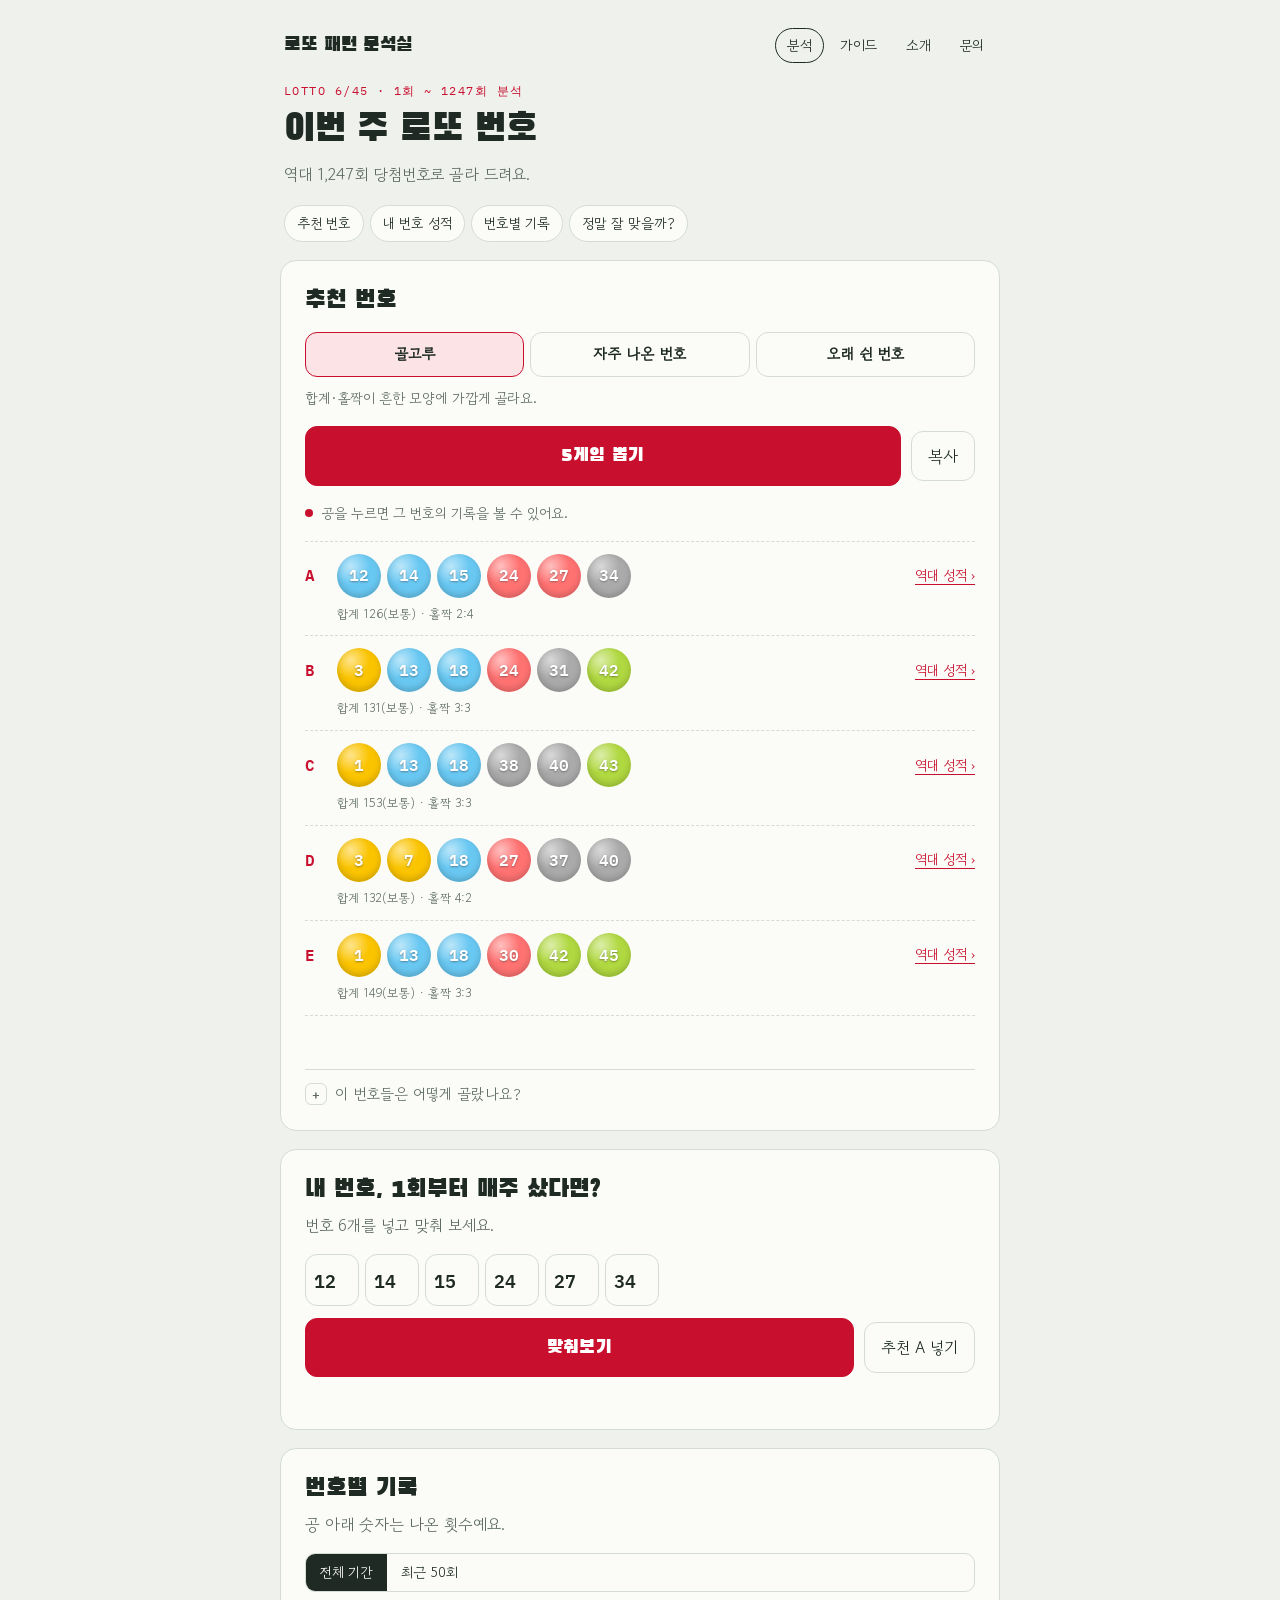
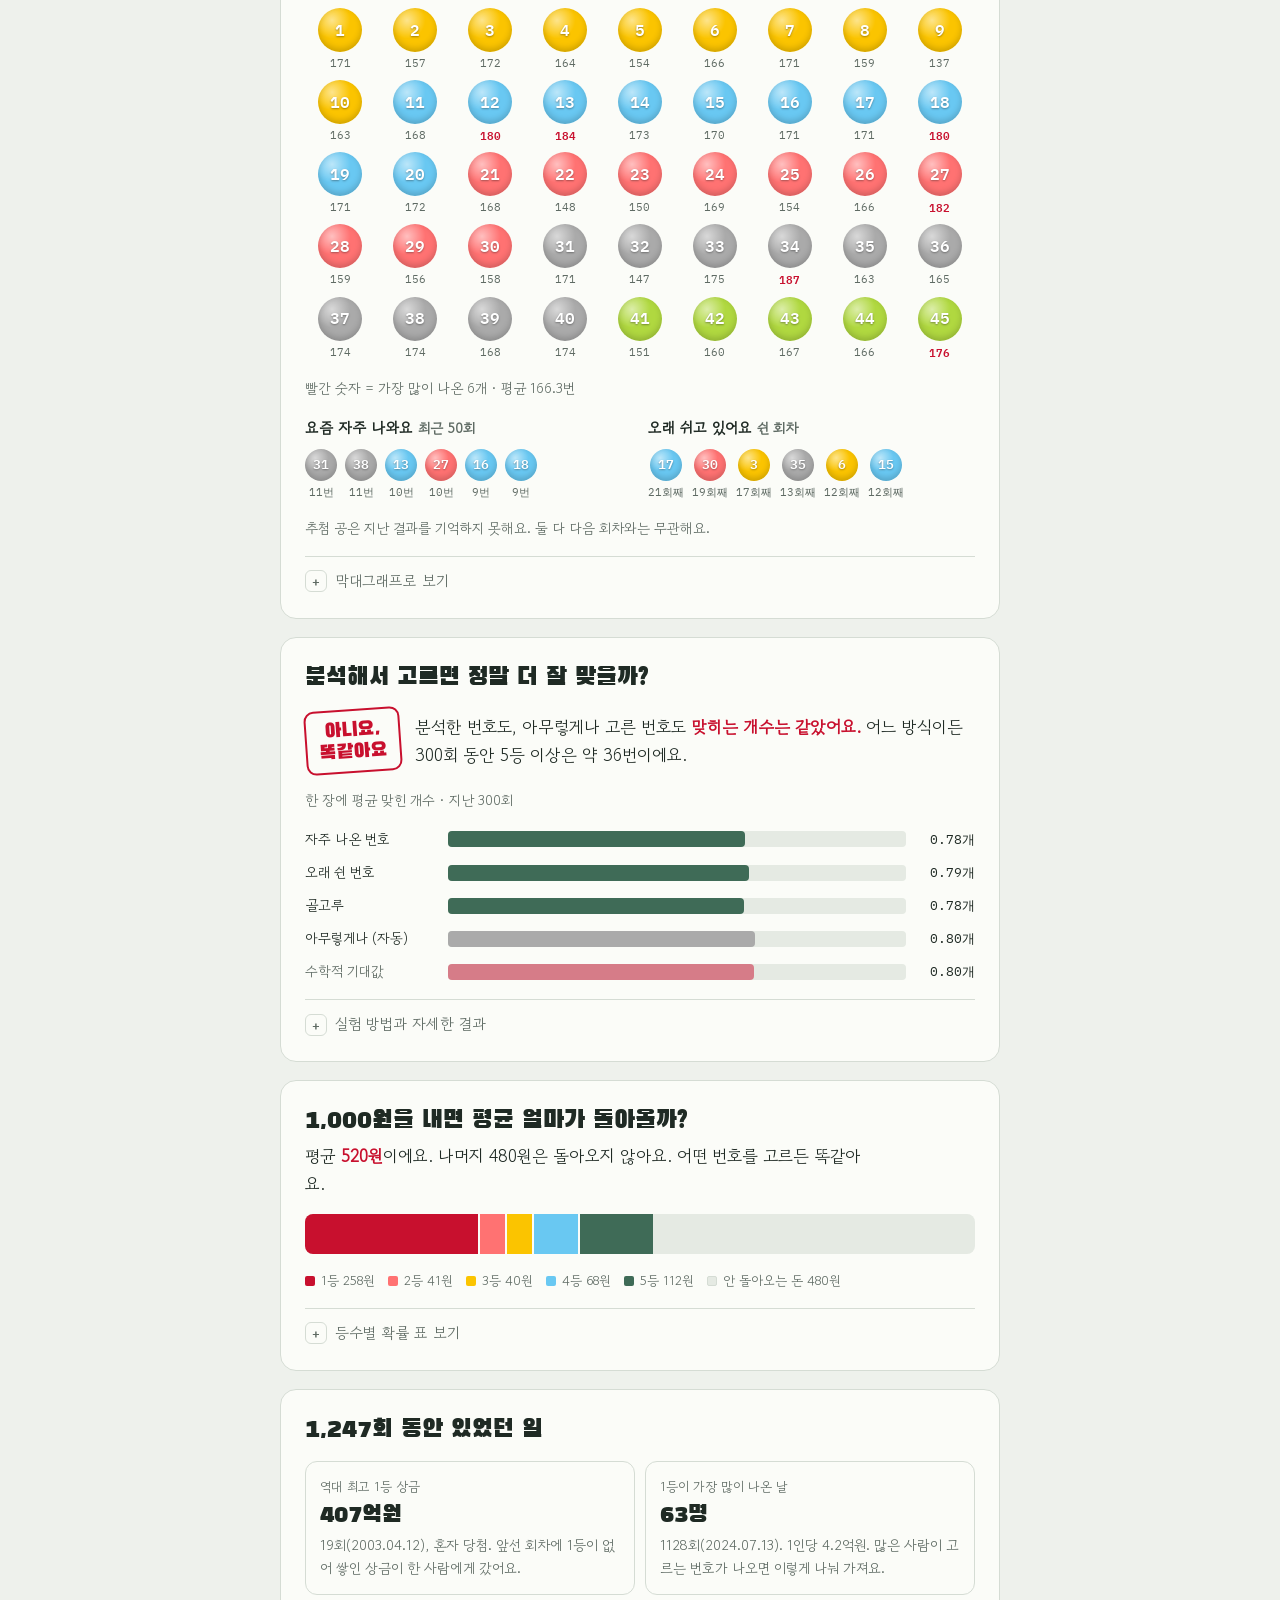
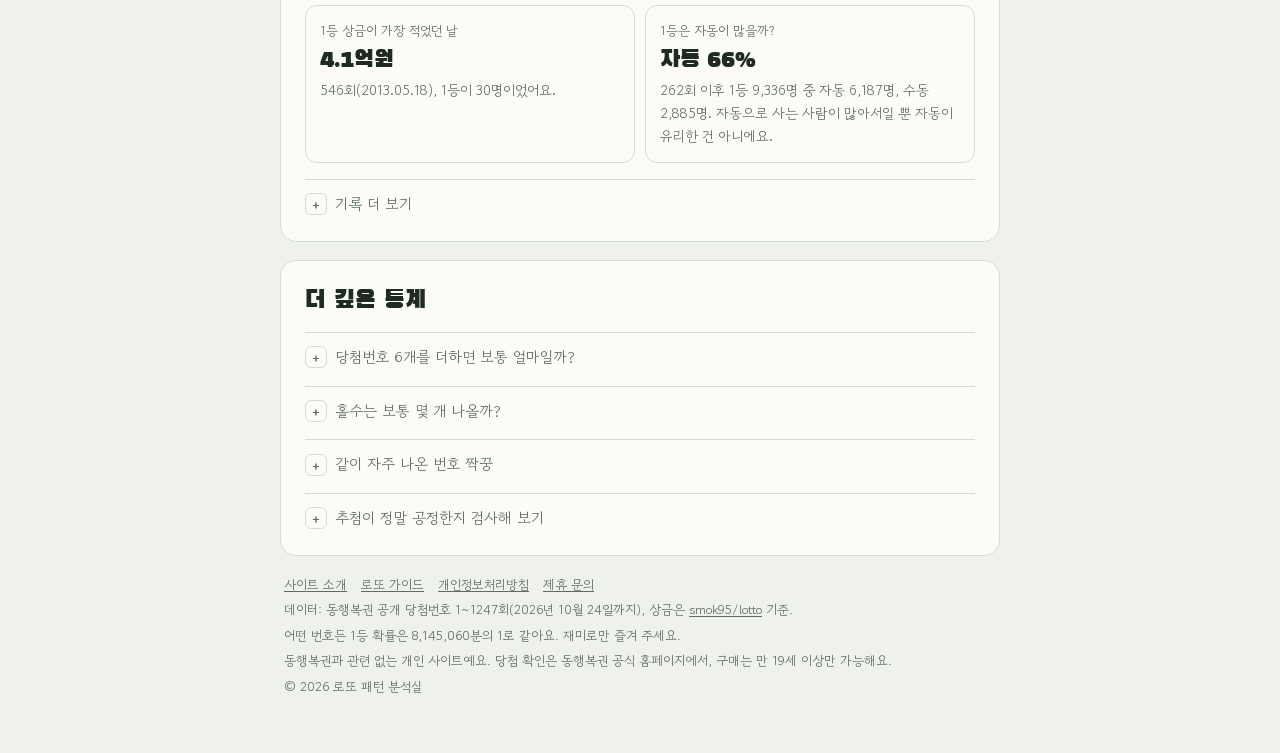
<file: index.html>
<!doctype html>
<html lang="ko">
<head>
<!-- Google tag (gtag.js) -->
<script async src="https://www.googletagmanager.com/gtag/js?id=G-82LNL4HNFK"></script>
<script>
  window.dataLayer = window.dataLayer || [];
  function gtag(){dataLayer.push(arguments);}
  gtag('js', new Date());

  gtag('config', 'G-82LNL4HNFK');</script>
<script type="text/javascript">
    (function(c,l,a,r,i,t,y){
        c[a]=c[a]||function(){(c[a].q=c[a].q||[]).push(arguments)};
        t=l.createElement(r);t.async=1;t.src="https://www.clarity.ms/tag/"+i;
        y=l.getElementsByTagName(r)[0];y.parentNode.insertBefore(t,y);
    })(window, document, "clarity", "script", "z6rm7sckie");
</script>
<meta charset="utf-8">
<meta name="viewport" content="width=device-width, initial-scale=1, viewport-fit=cover">
<title>로또 패턴 분석실: 역대 당첨번호 통계와 추천 번호</title>
<meta name="description" content="로또 6/45 1회부터 최근 회차까지 모든 당첨번호를 분석합니다. 번호별 출현 기록, 내 번호의 역대 성적, 분석 전략 백테스트, 1,000원의 기대 가치를 직접 확인해 보세요.">
<link rel="canonical" href="https://lezind.github.io/vibe-code_test/">
<meta property="og:type" content="website">
<meta property="og:site_name" content="로또 패턴 분석실">
<meta property="og:title" content="로또 패턴 분석실: 역대 당첨번호 통계와 추천 번호">
<meta property="og:description" content="자주 나온 번호는 정말 또 나올까? 역대 당첨번호 전체로 직접 확인해 보세요.">
<meta property="og:url" content="https://lezind.github.io/vibe-code_test/">
<meta property="og:locale" content="ko_KR">
<link rel="icon" href="data:image/svg+xml,%3Csvg xmlns='http://www.w3.org/2000/svg' viewBox='0 0 32 32'%3E%3Ccircle cx='16' cy='16' r='15' fill='%23c8102e'/%3E%3Ctext x='16' y='22' font-size='16' text-anchor='middle' fill='white' font-family='Arial' font-weight='700'%3E45%3C/text%3E%3C/svg%3E">
<meta name="google-adsense-account" content="ca-pub-6703071507858733">
<script async src="https://pagead2.googlesyndication.com/pagead/js/adsbygoogle.js?client=ca-pub-6703071507858733"
     crossorigin="anonymous"></script>
<link rel="preconnect" href="https://fonts.googleapis.com">
<link rel="stylesheet" href="https://fonts.googleapis.com/css2?family=Black+Han+Sans&family=Gowun+Dodum&family=IBM+Plex+Mono:wght@500;600&display=swap">
<style>
  /* Layout: one column of lottery-slip cards. 질문형 제목 → 한 줄 답 → 그림 → "자세히" 접기. 번호를 누르면 아래에서 기록 시트가 올라옴 */
  :root {
    --bg: #eef1ec;
    --paper: #fbfcf8;
    --ink: #1f2a24;
    --muted: #5f6b64;
    --line: #d5dcd4;
    --soft: #e5eae3;
    --accent: #c8102e;
    --accent-soft: #fbe3e6;
    --bar: #3f6b57;
    --band: #cfd8cf;
    --scrim: rgba(20, 26, 23, .45);
    --ball-1: #fbc400;  /* 1~10 */
    --ball-2: #69c8f2;  /* 11~20 */
    --ball-3: #ff7272;  /* 21~30 */
    --ball-4: #aaaaaa;  /* 31~40 */
    --ball-5: #b0d840;  /* 41~45 */
    --ball-ink: #ffffff;
    --font-display: "Black Han Sans", "Apple SD Gothic Neo", "Malgun Gothic", sans-serif;
    --font-body: "Gowun Dodum", "Apple SD Gothic Neo", "Malgun Gothic", sans-serif;
    --font-mono: "IBM Plex Mono", ui-monospace, Menlo, monospace;
  }
  @media (prefers-color-scheme: dark) {
    :root:not([data-theme="light"]) {
      --bg: #141a17; --paper: #1d2521; --ink: #e7ece8; --muted: #a0aca5;
      --line: #33403a; --soft: #27312c; --accent: #ff5a6e; --accent-soft: #3a2228; --bar: #7fb79b; --band: #34423b;
      --scrim: rgba(0, 0, 0, .6); color-scheme: dark;
    }
  }
  :root[data-theme="dark"] {
    --bg: #141a17; --paper: #1d2521; --ink: #e7ece8; --muted: #a0aca5;
    --line: #33403a; --soft: #27312c; --accent: #ff5a6e; --accent-soft: #3a2228; --bar: #7fb79b; --band: #34423b;
    --scrim: rgba(0, 0, 0, .6); color-scheme: dark;
  }
  * { box-sizing: border-box; }
  :root { padding-top: env(safe-area-inset-top, 0px); padding-bottom: env(safe-area-inset-bottom, 0px); }
  body { margin: 0; }
  img { max-width: 100%; }
  [hidden] { display: none !important; }
  html { scroll-behavior: smooth; }
  @media (prefers-reduced-motion: reduce) { html { scroll-behavior: auto; } }
  body {
    background: var(--bg); color: var(--ink);
    font-family: var(--font-body); font-size: 16px; line-height: 1.65;
    padding-block: 28px 56px;
    padding-left: max(16px, env(safe-area-inset-left, 0px));
    padding-right: max(16px, env(safe-area-inset-right, 0px));
  }
  main { max-width: 720px; margin: 0 auto; display: grid; gap: 18px; }
  section.card {
    background: var(--paper); border: 1px solid var(--line); border-radius: 16px;
    padding: 24px; display: grid; gap: 16px; min-width: 0; scroll-margin-top: 16px;
  }
  header.top { display: grid; gap: 8px; padding: 0 4px; }
  .eyebrow { font-family: var(--font-mono); font-size: 12px; letter-spacing: .12em; color: var(--accent); }
  h1 { font-family: var(--font-display); font-weight: 400; font-size: 38px; line-height: 1.15; margin: 0; text-wrap: balance; }
  h2 { font-family: var(--font-display); font-weight: 400; font-size: 25px; line-height: 1.25; margin: 0; text-wrap: balance; }
  h3 { font-size: 15px; margin: 0; font-weight: 700; }
  p { margin: 0; max-width: 62ch; }
  .sub { color: var(--muted); }
  .small { font-size: 14px; color: var(--muted); }
  .head { display: grid; gap: 6px; }
  .answer { font-size: 17px; }
  .answer b { color: var(--accent); }

  nav.quick { display: flex; gap: 6px; flex-wrap: wrap; padding: 0 4px; }
  nav.quick a {
    font-size: 14px; text-decoration: none; color: var(--ink); background: var(--paper);
    border: 1px solid var(--line); border-radius: 999px; padding: 6px 12px;
  }
  nav.quick a:hover { border-color: var(--ink); }

  /* 공 */
  .ball {
    width: 44px; height: 44px; border-radius: 50%; flex: none; border: 0; padding: 0;
    display: grid; place-items: center;
    font-family: var(--font-mono); font-weight: 600; font-size: 16px;
    color: var(--ball-ink); text-shadow: 0 1px 2px rgba(0,0,0,.35);
    background: radial-gradient(circle at 32% 28%, rgba(255,255,255,.55), transparent 42%), var(--c);
    box-shadow: inset 0 -3px 6px rgba(0,0,0,.18);
    font-variant-numeric: tabular-nums;
  }
  button.ball { cursor: pointer; transition: transform .12s; }
  button.ball:hover { transform: translateY(-2px); }
  button.ball:focus-visible { outline: 3px solid var(--ink); outline-offset: 2px; }
  .ball.sm { width: 32px; height: 32px; font-size: 13px; }
  .ball.lg { width: 72px; height: 72px; font-size: 28px; }
  .ball.pop { animation: pop .38s cubic-bezier(.3,1.6,.5,1) both; }
  @keyframes pop { from { transform: scale(.3) rotate(-90deg); opacity: .2; } to { transform: none; opacity: 1; } }
  @media (prefers-reduced-motion: reduce) { .ball.pop { animation: none; } button.ball { transition: none; } }
  .balls { display: flex; gap: 6px; flex-wrap: wrap; min-width: 0; }

  /* 버튼 */
  button { font: inherit; cursor: pointer; color: var(--ink); }
  .btn {
    border-radius: 12px; padding: 11px 16px; border: 1px solid var(--line); background: transparent;
  }
  .btn.primary {
    flex: 1 1 220px; background: var(--accent); border-color: var(--accent); color: #fff;
    font-family: var(--font-display); font-size: 19px; letter-spacing: .02em; padding: 13px 18px;
  }
  .btn:hover { filter: brightness(1.05); }
  .btn:disabled { opacity: .55; cursor: progress; }
  .btn:focus-visible, .link:focus-visible, .style-opt:focus-visible { outline: 3px solid var(--ink); outline-offset: 2px; }
  .controls { display: flex; gap: 10px; flex-wrap: wrap; align-items: center; }
  .link { background: none; border: 0; padding: 4px 0; color: var(--accent); font-size: 14px; text-decoration: underline; text-underline-offset: 3px; }

  /* 추천 방식 */
  .styles { display: grid; grid-template-columns: repeat(3, minmax(0, 1fr)); gap: 6px; }
  .style-opt {
    text-align: left; border: 1.5px solid var(--line); background: transparent; border-radius: 12px;
    padding: 10px 12px; display: grid; gap: 2px;
  }
  .style-opt { text-align: center; padding: 9px 6px; }
  .style-opt b { font-size: 15px; }
  .style-desc { font-size: 14px; color: var(--muted); margin-top: -6px; }
  .style-opt[aria-pressed="true"] { border-color: var(--accent); background: var(--accent-soft); }

  /* 추천 게임 */
  .tickets { display: grid; border-top: 1px dashed var(--line); }
  .ticket { display: grid; grid-template-columns: 22px 1fr auto; gap: 6px 10px; align-items: center; padding: 12px 0; border-bottom: 1px dashed var(--line); }
  .ticket .tag { font-family: var(--font-mono); font-weight: 600; color: var(--accent); }
  .ticket .meta { grid-column: 2 / -1; font-size: 12px; color: var(--muted); font-variant-numeric: tabular-nums; }
  .chip { font-size: 12px; color: var(--muted); background: var(--soft); border-radius: 999px; padding: 2px 9px; font-variant-numeric: tabular-nums; }
  .hint { font-size: 14px; color: var(--muted); display: flex; gap: 8px; align-items: center; }
  .hint::before { content: ""; width: 8px; height: 8px; border-radius: 50%; background: var(--accent); flex: none; }
  .toast { font-size: 14px; color: var(--muted); min-height: 1.5em; }

  details { border-top: 1px solid var(--line); padding-top: 12px; }
  details > summary { cursor: pointer; font-size: 15px; color: var(--muted); list-style: none; display: flex; align-items: center; gap: 8px; }
  details > summary::-webkit-details-marker { display: none; }
  details > summary::before { content: "+"; font-family: var(--font-mono); font-weight: 600; width: 20px; height: 20px; border: 1px solid var(--line); border-radius: 6px; display: grid; place-items: center; font-size: 13px; }
  details[open] > summary::before { content: "−"; }
  details > summary:focus-visible { outline: 3px solid var(--ink); outline-offset: 2px; border-radius: 4px; }
  details .inner { display: grid; gap: 14px; padding-top: 14px; }
  ul.rules { margin: 0; padding-left: 20px; display: grid; gap: 2px; font-size: 15px; }

  /* 내 번호 */
  .inputs { display: flex; gap: 6px; flex-wrap: wrap; }
  .inputs input {
    width: 54px; font: 600 18px var(--font-mono); text-align: center; padding: 10px 4px;
    border: 1px solid var(--line); border-radius: 12px; background: var(--paper); color: var(--ink);
  }
  .inputs input:focus-visible { outline: 3px solid var(--ink); outline-offset: 1px; }
  .err { color: var(--accent); font-size: 14px; }

  /* 성적표 (내 번호 · 조합 시트 공용) */
  .report { display: grid; gap: 12px; }
  .report .big { font-family: var(--font-display); font-size: 22px; line-height: 1.3; }
  .tiers { display: grid; grid-template-columns: repeat(5, minmax(0, 1fr)); gap: 6px; }
  .tiers div { background: var(--soft); border-radius: 12px; padding: 8px 4px; display: grid; justify-items: center; }
  .tiers div.on { background: var(--accent-soft); }
  .tiers b { font-family: var(--font-mono); font-size: 22px; font-variant-numeric: tabular-nums; }
  .tiers span { font-size: 12px; color: var(--muted); }
  .money { display: grid; grid-template-columns: 1fr 1fr; gap: 8px; }
  .money div { border: 1px solid var(--line); border-radius: 12px; padding: 10px 12px; display: grid; }
  .money span { font-size: 13px; color: var(--muted); }
  .money b { font-family: var(--font-display); font-size: 21px; font-weight: 400; }
  .hist { display: grid; gap: 0; }
  .hist .row { display: grid; grid-template-columns: auto 1fr auto; gap: 10px; align-items: center; padding: 8px 0; border-bottom: 1px dashed var(--line); font-size: 14px; }
  .hist .row:last-child { border-bottom: 0; }
  .hist .when { font-family: var(--font-mono); font-size: 13px; color: var(--muted); white-space: nowrap; font-variant-numeric: tabular-nums; }
  .hist .rk { font-size: 13px; font-weight: 700; color: var(--accent); white-space: nowrap; }
  .hist .balls { gap: 3px; }
  .ball.hitm { outline: 2.5px solid var(--ink); outline-offset: 1px; }
  .ball.dim { opacity: .35; }

  /* 번호판 */
  .board { display: grid; grid-template-columns: repeat(9, minmax(0, 1fr)); gap: 8px 4px; }
  .cell { display: grid; justify-items: center; gap: 2px; }
  .cell small { font-family: var(--font-mono); font-size: 11px; color: var(--muted); font-variant-numeric: tabular-nums; }
  .cell small.up { color: var(--accent); font-weight: 600; }
  .seg { display: inline-flex; border: 1px solid var(--line); border-radius: 10px; overflow: hidden; }
  .seg button { border: 0; background: transparent; padding: 7px 14px; font-size: 14px; }
  .seg button[aria-pressed="true"] { background: var(--ink); color: var(--paper); }
  .seg button:focus-visible { outline: 3px solid var(--accent); outline-offset: -3px; }
  .two { display: grid; grid-template-columns: 1fr 1fr; gap: 16px; }
  .two > div { display: grid; gap: 8px; align-content: start; min-width: 0; }
  .numlist { display: flex; gap: 8px; flex-wrap: wrap; }
  .numlist .item { display: grid; justify-items: center; gap: 2px; }
  .numlist .item span { font-family: var(--font-mono); font-size: 11px; color: var(--muted); font-variant-numeric: tabular-nums; }

  /* 비교 막대 */
  .verdict { display: grid; grid-template-columns: auto 1fr; gap: 14px; align-items: center; }
  .stamp {
    font-family: var(--font-display); color: var(--accent); font-size: 20px; line-height: 1.1;
    border: 2.5px solid var(--accent); border-radius: 10px; padding: 8px 12px; transform: rotate(-4deg); text-align: center;
  }
  .bars { display: grid; gap: 10px; }
  .bars .b { display: grid; grid-template-columns: 9.5em 1fr 4.2em; gap: 10px; align-items: center; font-size: 14px; }
  .bars .track { height: 16px; background: var(--soft); border-radius: 4px; overflow: hidden; }
  .bars .fill { height: 100%; background: var(--bar); border-radius: 0 4px 4px 0; }
  .bars .b.rand .fill { background: var(--ball-4); }
  .bars .v { font-family: var(--font-mono); font-size: 13px; text-align: right; font-variant-numeric: tabular-nums; }
  .progress { height: 4px; background: var(--soft); border-radius: 2px; overflow: hidden; }
  .progress i { display: block; height: 100%; width: 0; background: var(--accent); transition: width .1s; }

  /* 1,000원 */
  .won-bar { display: flex; height: 40px; border-radius: 8px; overflow: hidden; background: var(--soft); }
  .won-bar i { display: block; height: 100%; }
  .won-bar i + i { border-left: 2px solid var(--paper); }
  .won-legend { display: flex; flex-wrap: wrap; gap: 4px 14px; font-size: 13px; color: var(--muted); }
  .won-legend span { display: inline-flex; gap: 6px; align-items: center; }
  .won-legend i { width: 10px; height: 10px; border-radius: 2px; background: var(--c); }

  /* 기록 카드 */
  .facts { display: grid; grid-template-columns: repeat(2, minmax(0, 1fr)); gap: 10px; }
  .fact { border: 1px solid var(--line); border-radius: 12px; padding: 14px; display: grid; gap: 4px; align-content: start; }
  .fact .k { font-size: 13px; color: var(--muted); }
  .fact .v { font-family: var(--font-display); font-size: 24px; line-height: 1.2; }
  .fact p { font-size: 14px; color: var(--muted); }

  /* 표·차트 */
  .tbl-wrap { overflow-x: auto; }
  table { border-collapse: collapse; width: 100%; font-size: 14px; min-width: 480px; }
  th, td { padding: 8px 10px; text-align: right; border-bottom: 1px solid var(--line); font-variant-numeric: tabular-nums; white-space: nowrap; }
  th:first-child, td:first-child { text-align: left; }
  th { font-size: 12px; font-weight: 500; color: var(--muted); }
  tr.muted td { color: var(--muted); }
  .chart { width: 100%; height: auto; display: block; overflow: visible; }
  .chart text { fill: var(--muted); font-family: var(--font-mono); font-size: 11px; }
  .chart .lbl { fill: var(--ink); font-family: var(--font-body); font-size: 13px; }
  .chart .grid { stroke: var(--line); stroke-width: 1; }
  .chart .ref { stroke: var(--accent); stroke-width: 1.5; stroke-dasharray: 4 3; }
  .chart .band { fill: var(--band); }
  .chart .dot { fill: var(--bar); stroke: var(--paper); stroke-width: 2; }
  .chart .dot.new { fill: var(--accent); }
  .chart .mean { stroke: var(--ink); stroke-width: 2; }
  .chart .hit { fill: transparent; }
  .chart .barm { fill: var(--bar); }
  .chart .barm.out { fill: var(--band); }
  .legend { display: flex; flex-wrap: wrap; gap: 6px 14px; font-size: 13px; color: var(--muted); }
  .legend span { display: inline-flex; align-items: center; gap: 6px; }
  .legend i { width: 10px; height: 10px; border-radius: 50%; background: var(--c); display: inline-block; }
  .legend i.sq { border-radius: 2px; }
  .stat { display: flex; gap: 22px; flex-wrap: wrap; }
  .stat div { display: grid; }
  .stat b { font-family: var(--font-mono); font-size: 24px; font-weight: 600; font-variant-numeric: tabular-nums; }
  .stat span { font-size: 13px; color: var(--muted); }
  .pairs { display: grid; gap: 6px; }
  .pairs .pr { display: flex; align-items: center; gap: 6px; font-size: 13px; color: var(--muted); }

  /* 기록 시트 */
  .scrim { position: fixed; inset: 0; background: var(--scrim); z-index: 30; display: grid; align-items: end; justify-items: center; }
  .sheet {
    background: var(--paper); width: min(560px, 100%); max-height: 86vh; overflow-y: auto;
    border-radius: 20px 20px 0 0; border: 1px solid var(--line); border-bottom: 0;
    padding: 20px 20px calc(24px + env(safe-area-inset-bottom, 0px));
    padding-left: max(20px, env(safe-area-inset-left, 0px)); padding-right: max(20px, env(safe-area-inset-right, 0px));
    display: grid; gap: 16px; animation: up .22s ease-out both;
  }
  @keyframes up { from { transform: translateY(40px); opacity: 0; } to { transform: none; opacity: 1; } }
  @media (prefers-reduced-motion: reduce) { .sheet { animation: none; } }
  @media (min-width: 640px) { .scrim { align-items: center; } .sheet { border-radius: 20px; border-bottom: 1px solid var(--line); } }
  .sheet-head { display: grid; grid-template-columns: 1fr auto; gap: 12px; align-items: start; }
  .close { border: 1px solid var(--line); background: transparent; border-radius: 10px; width: 38px; height: 38px; font-size: 20px; line-height: 1; }
  .close:focus-visible { outline: 3px solid var(--ink); outline-offset: 2px; }
  .kv { display: grid; grid-template-columns: repeat(3, minmax(0, 1fr)); gap: 8px; }
  .kv div { background: var(--soft); border-radius: 12px; padding: 10px; display: grid; gap: 2px; }
  .kv b { font-family: var(--font-display); font-size: 22px; font-weight: 400; line-height: 1.2; }
  .kv span { font-size: 12px; color: var(--muted); }
  .spark { display: grid; grid-template-columns: repeat(50, 1fr); gap: 2px; height: 22px; }
  .spark i { background: var(--soft); border-radius: 2px; }
  .spark i.on { background: var(--accent); }

  #tip {
    position: fixed; pointer-events: none; z-index: 40; background: var(--ink); color: var(--paper);
    font-size: 12px; padding: 6px 9px; border-radius: 6px; font-family: var(--font-mono); white-space: nowrap;
  }
  footer { font-size: 13px; color: var(--muted); display: grid; gap: 4px; padding: 0 4px; }
  footer a { color: inherit; }
  footer nav { display: flex; gap: 4px 14px; flex-wrap: wrap; }

  /* 사이트 공통 메뉴 (site.css와 같은 모양) */
  .site-nav { display: flex; align-items: center; justify-content: space-between; gap: 8px 16px; flex-wrap: wrap; padding: 0 4px; }
  .site-nav .brand { font-family: var(--font-display); font-size: 20px; color: var(--ink); text-decoration: none; }
  .site-nav nav { display: flex; gap: 4px; flex-wrap: wrap; }
  .site-nav nav a { font-size: 14px; color: var(--ink); text-decoration: none; padding: 5px 11px; border-radius: 999px; border: 1px solid transparent; }
  .site-nav nav a:hover { border-color: var(--line); }
  .site-nav nav a[aria-current="page"] { border-color: var(--ink); }
  .site-nav a:focus-visible { outline: 3px solid var(--ink); outline-offset: 2px; }

  @media (max-width: 560px) {
    section.card { padding: 20px 16px; }
    h1 { font-size: 31px; }
    h2 { font-size: 22px; }
    .ball { width: 36px; height: 36px; font-size: 14px; }
    .ball.sm { width: 28px; height: 28px; font-size: 12px; }
    .ball.lg { width: 60px; height: 60px; font-size: 24px; }
    .balls { gap: 4px; }
    .style-opt b { font-size: 14px; }
    .ticket { grid-template-columns: 18px 1fr; }
    .ticket .more { grid-column: 2; justify-self: start; }
    .two, .facts { grid-template-columns: 1fr; }
    .verdict { grid-template-columns: 1fr; }
    .stamp { justify-self: start; }
    .tiers { gap: 4px; }
    .tiers b { font-size: 19px; }
    .inputs input { width: 46px; }
    .board { gap: 6px 2px; }
    .board .ball { width: 32px; height: 32px; font-size: 13px; }
    .bars .b { grid-template-columns: 7.5em 1fr 3.8em; gap: 8px; }
    .kv b { font-size: 19px; }
  }
</style>

</head>
<body>
<main>
  <header class="site-nav">
    <a class="brand" href="./">로또 패턴 분석실</a>
    <nav aria-label="사이트 메뉴">
      <a href="./" aria-current="page">분석</a>
      <a href="guide.html">가이드</a>
      <a href="about.html">소개</a>
      <a href="partnership.html">문의</a>
    </nav>
  </header>

  <header class="top">
    <span class="eyebrow">LOTTO 6/45 · 1회 ~ <span id="last-no"></span>회 분석</span>
    <h1>이번 주 로또 번호</h1>
    <p class="sub">역대 <span id="draw-count"></span>회 당첨번호로 골라 드려요.</p>
  </header>

  <nav class="quick" aria-label="바로가기">
    <a href="#pick">추천 번호</a>
    <a href="#mine">내 번호 성적</a>
    <a href="#board">번호별 기록</a>
    <a href="#really">정말 잘 맞을까?</a>
  </nav>

  <!-- 추천 -->
  <section class="card" id="pick" aria-labelledby="h-pick">
    <h2 id="h-pick">추천 번호</h2>
    <div class="styles" id="styles" role="group" aria-label="추천 방식"></div>
    <p class="style-desc" id="style-desc"></p>
    <div class="controls">
      <button class="btn primary" id="btn-rec" type="button">5게임 뽑기</button>
      <button class="btn" id="btn-copy" type="button">복사</button>
    </div>
    <p class="hint">공을 누르면 그 번호의 기록을 볼 수 있어요.</p>
    <div class="tickets" id="tickets"></div>
    <p class="toast" id="toast" aria-live="polite"></p>
    <details>
      <summary>이 번호들은 어떻게 골랐나요?</summary>
      <div class="inner">
        <p>먼저 번호 조합 1,500개를 무작위로 만듭니다. 그중 아래처럼 <b>많은 사람이 고르는 모양</b>은 뺍니다. 당첨 확률은 똑같지만, 당첨되면 1등 상금을 여러 명이 나눠 가져서 받는 돈이 줄어들기 때문이에요.</p>
        <ul class="rules">
          <li>6개 모두 31 이하 (생일·날짜로 고른 번호)</li>
          <li>1, 2, 3처럼 3개 이상 이어진 번호</li>
          <li>한두 구간(1~10, 11~20 …)에만 몰린 번호</li>
          <li>5, 10, 15처럼 일정한 간격의 번호</li>
        </ul>
        <p>남은 조합에 고르는 방식에 맞게 점수를 매겨 상위 5개를 고릅니다. 5게임끼리 번호가 너무 많이 겹치지 않게 했어요.</p>
      </div>
    </details>
  </section>

  <!-- 내 번호 -->
  <section class="card" id="mine" aria-labelledby="h-mine">
    <div class="head">
      <h2 id="h-mine">내 번호, 1회부터 매주 샀다면?</h2>
      <p class="sub">번호 6개를 넣고 맞춰 보세요.</p>
    </div>
    <form id="check-form" class="report">
      <div class="inputs" id="check-inputs"></div>
      <div class="controls">
        <button class="btn primary" type="submit">맞춰보기</button>
        <button class="btn" type="button" id="btn-use-a">추천 A 넣기</button>
      </div>
      <p class="err" id="check-err" aria-live="polite"></p>
    </form>
    <div id="check-result"></div>
  </section>

  <!-- 번호판 -->
  <section class="card" id="board" aria-labelledby="h-board">
    <div class="head">
      <h2 id="h-board">번호별 기록</h2>
      <p class="sub">공 아래 숫자는 나온 횟수예요.</p>
    </div>
    <div class="seg" id="board-seg" role="group" aria-label="기간">
      <button type="button" data-k="all" aria-pressed="true">전체 기간</button>
      <button type="button" data-k="recent" aria-pressed="false">최근 50회</button>
    </div>
    <div class="board" id="board-grid"></div>
    <p class="small" id="board-note"></p>
    <div class="two">
      <div><h3>요즘 자주 나와요 <span class="small">최근 50회</span></h3><div class="numlist" id="hot"></div></div>
      <div><h3>오래 쉬고 있어요 <span class="small">쉰 회차</span></h3><div class="numlist" id="cold"></div></div>
    </div>
    <p class="small">추첨 공은 지난 결과를 기억하지 못해요. 둘 다 다음 회차와는 무관해요.</p>
    <details id="freq-details">
      <summary>막대그래프로 보기</summary>
      <div class="inner">
        <svg class="chart" id="freq-chart" role="img" aria-label="번호별 출현 횟수 막대그래프"></svg>
        <div class="legend">
          <span style="--c:var(--ball-1)"><i></i>1~10</span>
          <span style="--c:var(--ball-2)"><i></i>11~20</span>
          <span style="--c:var(--ball-3)"><i></i>21~30</span>
          <span style="--c:var(--ball-4)"><i></i>31~40</span>
          <span style="--c:var(--ball-5)"><i></i>41~45</span>
          <span><i class="sq" style="--c:var(--accent);width:14px;height:2px"></i>평균</span>
        </div>
      </div>
    </details>
  </section>

  <!-- 백테스트 -->
  <section class="card" id="really" aria-labelledby="h-really">
    <div class="head">
      <h2 id="h-really">분석해서 고르면 정말 더 잘 맞을까?</h2>
    </div>
    <div class="verdict">
      <div class="stamp">아니요,<br>똑같아요</div>
      <p class="answer" id="really-answer"></p>
    </div>
    <p class="small">한 장에 평균 맞힌 개수 · 지난 300회</p>
    <div class="bars" id="bars"></div>
    <details id="bt-details">
      <summary>실험 방법과 자세한 결과</summary>
      <div class="inner">
        <p class="small">매 회차마다 <b>그 전까지의 당첨번호만</b> 보고 5게임을 고른 뒤 실제 결과와 맞춰 봤어요. 미래 결과를 미리 보는 반칙은 없어요. 이걸 <span id="run-count"></span>번 반복했어요.</p>
        <div class="progress" id="bt-prog" hidden><i></i></div>
        <div class="controls">
          <button class="btn" id="btn-bt" type="button">직접 한 번 더 실험하기</button>
          <span class="small" id="bt-status"></span>
        </div>
        <p class="small">점 하나가 실험 한 번이에요. 회색 띠는 아무렇게나 산 사람 300명 가운데 90%가 들어간 범위인데, 분석 결과도 대부분 이 안에 있어요.</p>
        <svg class="chart" id="bt-chart" role="img" aria-label="전략별 5등 이상 당첨 횟수와 무작위 구매자 범위"></svg>
        <div class="tbl-wrap">
          <table>
            <thead><tr><th>방식</th><th>장당 평균 일치</th><th>300회 중 5등 이상</th><th>4등 이상 (전체 실험)</th><th>돌려받은 비율</th></tr></thead>
            <tbody id="bt-body"></tbody>
          </table>
        </div>
        <p class="small">돌려받은 비율은 산 금액 중 상금으로 돌아온 비율의 중앙값이에요. 3등 한 번만 걸려도 100%를 넘기 때문에 평균 대신 중앙값을 썼어요.</p>
      </div>
    </details>
  </section>

  <!-- 1,000원 -->
  <section class="card" id="money" aria-labelledby="h-money">
    <div class="head">
      <h2 id="h-money">1,000원을 내면 평균 얼마가 돌아올까?</h2>
      <p class="answer" id="money-answer"></p>
    </div>
    <div class="won-bar" id="won-bar" role="img" aria-label="1,000원 중 등수별 기대 금액"></div>
    <div class="won-legend" id="won-legend"></div>
    <details>
      <summary>등수별 확률 표 보기</summary>
      <div class="inner">
        <p class="small" id="money-note"></p>
        <div class="tbl-wrap">
          <table>
            <thead><tr><th>등수</th><th>맞춰야 하는 것</th><th>확률</th><th>평균 상금</th><th>1,000원당</th></tr></thead>
            <tbody id="odds-body"></tbody>
          </table>
        </div>
      </div>
    </details>
  </section>

  <!-- 기록 -->
  <section class="card" id="facts-sec" aria-labelledby="h-facts">
    <div class="head">
      <h2 id="h-facts"><span class="cnt"></span>회 동안 있었던 일</h2>
    </div>
    <div class="facts" id="facts"></div>
    <details>
      <summary>기록 더 보기</summary>
      <div class="inner"><div class="facts" id="facts-more"></div></div>
    </details>
  </section>

  <!-- 깊은 통계 -->
  <section class="card" aria-labelledby="h-deep">
    <h2 id="h-deep">더 깊은 통계</h2>
    <details id="sum-details">
      <summary>당첨번호 6개를 더하면 보통 얼마일까?</summary>
      <div class="inner">
        <svg class="chart" id="sum-chart" role="img" aria-label="당첨번호 합계 분포"></svg>
        <p class="small" id="sum-note"></p>
      </div>
    </details>
    <details id="odd-details">
      <summary>홀수는 보통 몇 개 나올까?</summary>
      <div class="inner">
        <svg class="chart" id="odd-chart" role="img" aria-label="홀수 개수 분포"></svg>
        <p class="small">홀수 3개·짝수 3개가 가장 흔해요. 이것도 그런 조합의 가짓수가 가장 많아서 생기는 자연스러운 결과예요.</p>
      </div>
    </details>
    <details>
      <summary>같이 자주 나온 번호 짝꿍</summary>
      <div class="inner">
        <div class="pairs" id="pairs"></div>
        <p class="small">번호 두 개가 함께 나올 기대 횟수는 약 <span id="exp-pair"></span>회예요. 990개 짝이 있다 보니 우연히 많이 나온 짝도 생깁니다.</p>
      </div>
    </details>
    <details>
      <summary>추첨이 정말 공정한지 검사해 보기</summary>
      <div class="inner">
        <div class="stat" id="chi-stat"></div>
        <p class="small" id="chi-text"></p>
      </div>
    </details>
  </section>

  <footer>
    <nav aria-label="하단 메뉴">
      <a href="about.html">사이트 소개</a>
      <a href="guide.html">로또 가이드</a>
      <a href="privacy.html">개인정보처리방침</a>
      <a href="partnership.html">제휴 문의</a>
    </nav>
    <span>데이터: 동행복권 공개 당첨번호 1~<span class="cnt-no"></span>회(<span id="last-date"></span>까지), 상금은 <a href="https://github.com/smok95/lotto" target="_blank" rel="noopener">smok95/lotto</a> 기준.</span>
    <span>어떤 번호든 1등 확률은 8,145,060분의 1로 같아요. 재미로만 즐겨 주세요.</span>
    <span>동행복권과 관련 없는 개인 사이트예요. 당첨 확인은 동행복권 공식 홈페이지에서, 구매는 만 19세 이상만 가능해요.</span>
    <span>© 2026 로또 패턴 분석실</span>
  </footer>
</main>

<div class="scrim" id="scrim" hidden>
  <div class="sheet" id="sheet" role="dialog" aria-modal="true" aria-labelledby="sheet-title" tabindex="-1"></div>
</div>
<div id="tip" hidden></div>

<script>
// ===== 분석 엔진 (브라우저/Node 공용) =====
const Engine = (() => {
  // 데이터 파싱: 번호6 + 보너스 + 1~5등 상금
  function parse(raw) {
    return raw.split('|').map((r, i) => {
      const v = r.split(' ').map(Number);
      return { no: i + 1, nums: v.slice(0, 6), bonus: v[6], prizes: v.slice(7, 12) };
    });
  }

  // 재현 가능한 난수 (mulberry32)
  function rng(seed) {
    let a = seed >>> 0;
    return () => {
      a = (a + 0x6D2B79F5) >>> 0;
      let t = a;
      t = Math.imul(t ^ (t >>> 15), t | 1);
      t ^= t + Math.imul(t ^ (t >>> 7), t | 61);
      return ((t ^ (t >>> 14)) >>> 0) / 4294967296;
    };
  }

  // 섞인 상태를 이어 쓰는 공용 풀 (부분 셔플이라 매번 초기화할 필요 없음)
  const POOL = Array.from({ length: 45 }, (_, i) => i + 1);
  function randomTicket(rand) {
    for (let i = 0; i < 6; i++) {
      const j = i + Math.floor(rand() * (45 - i));
      const tmp = POOL[i]; POOL[i] = POOL[j]; POOL[j] = tmp;
    }
    return POOL.slice(0, 6).sort((a, b) => a - b);
  }

  const pairIdx = (a, b) => a * 46 + b; // a < b

  // 조합 모양 특징
  function shape(t) {
    let sum = 0, odd = 0, low = 0, consec = 0, run = 1, maxRun = 1;
    let dec = 0;
    for (let i = 0; i < 6; i++) {
      sum += t[i];
      if (t[i] % 2) odd++;
      if (t[i] <= 22) low++;
      dec |= 1 << Math.floor((t[i] - 1) / 10);
      if (i && t[i] === t[i - 1] + 1) { consec++; run++; maxRun = Math.max(maxRun, run); } else run = 1;
    }
    return { sum, odd, low, consec, maxRun, decades: (dec & 1) + (dec >> 1 & 1) + (dec >> 2 & 1) + (dec >> 3 & 1) + (dec >> 4 & 1), max: t[5] };
  }

  // 당첨 시 나눠 갖는 사람이 많아지는 '인기 패턴' 거르기
  function antiSplitReason(t) {
    const s = shape(t);
    if (s.max <= 31) return '모두 31 이하(생일 번호)';
    if (s.maxRun >= 3) return '3연속 번호';
    if (s.decades <= 2) return '두 구간 이하에 몰림';
    const d = t[1] - t[0];
    if (t.every((x, i) => !i || x - t[i - 1] === d)) return '등차 수열';
    if (t.every(x => x % 5 === 0 || x % 7 === 0)) return '배수 패턴';
    return null;
  }

  // 학습: draws[0..end) 로 통계 만들기
  function train(draws, end, recentN = 50) {
    const freq = new Float64Array(46), recent = new Float64Array(46), last = new Int32Array(46).fill(-1);
    const pair = new Float64Array(46 * 46);
    const sumHist = new Float64Array(256), oddHist = new Float64Array(7), lowHist = new Float64Array(7), conHist = new Float64Array(6);
    for (let i = 0; i < end; i++) {
      const t = draws[i].nums;
      for (let a = 0; a < 6; a++) {
        freq[t[a]]++; last[t[a]] = i;
        if (i >= end - recentN) recent[t[a]]++;
        for (let b = a + 1; b < 6; b++) pair[pairIdx(t[a], t[b])]++;
      }
      const s = shape(t);
      sumHist[s.sum]++; oddHist[s.odd]++; lowHist[s.low]++; conHist[Math.min(s.consec, 5)]++;
    }
    const z = arr => {
      let m = 0, v = 0;
      for (let n = 1; n <= 45; n++) m += arr[n];
      m /= 45;
      for (let n = 1; n <= 45; n++) v += (arr[n] - m) ** 2;
      const sd = Math.sqrt(v / 45) || 1;
      const out = new Float64Array(46);
      for (let n = 1; n <= 45; n++) out[n] = (arr[n] - m) / sd;
      return out;
    };
    const gap = new Float64Array(46);
    for (let n = 1; n <= 45; n++) gap[n] = last[n] < 0 ? end : end - 1 - last[n];
    // 합계는 ±10 구간으로 부드럽게
    const sumSmooth = new Float64Array(256);
    for (let s = 21; s <= 255; s++) { let c = 0; for (let k = -10; k <= 10; k++) c += sumHist[s + k] || 0; sumSmooth[s] = c; }
    const expPair = end * 15 / 990;
    // 모양 점수용 로그확률 표
    const N = end || 1, lp = x => Math.log((x + 1) / (N + 7));
    const sumLP = sumSmooth.map(c => lp(c / 21 * 7)), oddLP = oddHist.map(lp), lowLP = lowHist.map(lp), conLP = conHist.map(lp);
    return { end, freq, recent, gap, zAll: z(freq), zRecent: z(recent), zGap: z(gap), pair, expPair,
             sumHist, oddHist, lowHist, conHist, sumLP, oddLP, lowLP, conLP, numW: {} };
  }

  const STRATEGIES = {
    hot:     { label: '핫 번호형',  desc: '최근 50회에 자주 나온 번호에 가중치', w: { all: .3, recent: .7, gap: 0 },  pair: .5, shape: 1 },
    cold:    { label: '반등형',     desc: '오래 안 나온 번호가 "나올 차례"라고 가정', w: { all: 0, recent: -.3, gap: .7 }, pair: .2, shape: 1 },
    balance: { label: '균형형',     desc: '합계·홀짝·고저가 역대 분포의 중앙에 가깝게', w: { all: .2, recent: .1, gap: 0 },  pair: .3, shape: 2 },
  };

  function numWeights(st, key) {
    if (!st.numW[key]) {
      const w = STRATEGIES[key].w, out = new Float64Array(46);
      for (let n = 1; n <= 45; n++) out[n] = w.all * st.zAll[n] + w.recent * st.zRecent[n] + w.gap * st.zGap[n];
      st.numW[key] = out;
    }
    return st.numW[key];
  }

  function score(t, st, key) {
    const S = STRATEGIES[key], nw = numWeights(st, key);
    let num = 0, pr = 0;
    for (let a = 0; a < 6; a++) {
      num += nw[t[a]];
      for (let b = a + 1; b < 6; b++) pr += st.pair[pairIdx(t[a], t[b])] - st.expPair;
    }
    const s = shape(t);
    const sh = (st.sumLP[s.sum] + st.oddLP[s.odd] + st.lowLP[s.low] + st.conLP[Math.min(s.consec, 5)]) / 4;
    const pairZ = pr / Math.sqrt(15 * Math.max(st.expPair, 1));
    return { total: num / 6 + S.pair * pairZ + S.shape * sh, num: num / 6, pair: pairZ, shape: sh, s };
  }

  // 후보를 많이 만들어 거르고 점수 순으로 고르기 (게임끼리 3개 넘게 겹치지 않게)
  function recommend(st, key, rand, games = 5, candidates = 1500) {
    const pool = [];
    for (let i = 0; i < candidates; i++) {
      const t = randomTicket(rand);
      if (antiSplitReason(t)) continue;
      pool.push({ t, sc: score(t, st, key) });
    }
    pool.sort((a, b) => b.sc.total - a.sc.total);
    const out = [];
    for (const c of pool) {
      if (out.every(o => o.t.filter(x => c.t.includes(x)).length <= 3)) out.push(c);
      if (out.length === games) break;
    }
    return out;
  }

  // 등수: 1~5, 0 = 낙첨
  function rank(t, d) {
    const m = t.filter(x => d.nums.includes(x)).length;
    if (m === 6) return 1;
    if (m === 5) return t.includes(d.bonus) ? 2 : 3;
    if (m === 4) return 4;
    if (m === 3) return 5;
    return 0;
  }
  const matches = (t, d) => t.filter(x => d.nums.includes(x)).length;
  const prizeOf = (r, d) => (r ? d.prizes[r - 1] || [0, 0, 0, 50000, 5000][r - 1] : 0);

  function newTally() { return { tickets: 0, matchSum: 0, tiers: [0, 0, 0, 0, 0, 0], won: 0 }; }
  function add(tl, t, d) {
    const r = rank(t, d);
    tl.tickets++; tl.matchSum += matches(t, d); tl.tiers[r]++; tl.won += prizeOf(r, d);
  }

  // 워크포워드 백테스트: 각 회차마다 그 이전 데이터로만 학습해서 5게임 구매
  function backtest(draws, window, seed = 2026, randomPlayers = 300, onProgress) {
    const start = draws.length - window;
    const keys = Object.keys(STRATEGIES);
    const res = {}; keys.forEach(k => (res[k] = newTally()));
    const randRes = newTally();
    const crowd = Array.from({ length: randomPlayers }, newTally);
    const rand = rng(seed), crowdRand = rng(seed ^ 0x9e3779b9);
    for (let i = start; i < draws.length; i++) {
      const st = train(draws, i), d = draws[i];
      for (const k of keys) recommend(st, k, rand).forEach(c => add(res[k], c.t, d));
      for (let g = 0; g < 5; g++) add(randRes, randomTicket(rand), d);
      for (const p of crowd) for (let g = 0; g < 5; g++) add(p, randomTicket(crowdRand), d);
      if (onProgress) onProgress((i - start + 1) / window);
    }
    return { keys, res, randRes, crowd, window };
  }

  // 화면용 요약
  function summarize(b) {
    const hits = t => t.tiers[1] + t.tiers[2] + t.tiers[3] + t.tiers[4] + t.tiers[5];
    const row = (key, label, t) => ({ key, label, tickets: t.tickets, avg: t.matchSum / t.tickets, hits: hits(t),
      big: t.tiers[1] + t.tiers[2] + t.tiers[3] + t.tiers[4], tiers: t.tiers.slice(), won: t.won, ret: t.won / (t.tickets * 1000) });
    const rows = b.keys.map(k => row(k, STRATEGIES[k].label, b.res[k]));
    rows.push(row('random', '완전 무작위', b.randRes));
    return { window: b.window, rows, crowdHits: b.crowd.map(hits), crowdRet: b.crowd.map(t => t.won / (t.tickets * 1000)) };
  }

  // 이론값: 한 장당 k개 일치 확률
  function comb(n, k) { let r = 1; for (let i = 1; i <= k; i++) r = r * (n - k + i) / i; return r; }
  const TOTAL = comb(45, 6);
  const pMatch = k => comb(6, k) * comb(39, 6 - k) / TOTAL;

  // 카이제곱 균등성 검정 (자유도 44)
  function lowerGammaReg(s, x) {
    // 급수 전개
    let sum = 1 / s, term = 1 / s;
    for (let n = 1; n < 500; n++) { term *= x / (s + n); sum += term; if (term < sum * 1e-12) break; }
    return Math.exp(-x + s * Math.log(x) - logGamma(s)) * sum;
  }
  function logGamma(z) {
    const g = 7, c = [0.99999999999980993, 676.5203681218851, -1259.1392167224028, 771.32342877765313,
      -176.61502916214059, 12.507343278686905, -0.13857109526572012, 9.9843695780195716e-6, 1.5056327351493116e-7];
    z -= 1; let x = c[0];
    for (let i = 1; i < g + 2; i++) x += c[i] / (z + i);
    const t = z + g + 0.5;
    return 0.5 * Math.log(2 * Math.PI) + (z + 0.5) * Math.log(t) - t + Math.log(x);
  }
  function chiSquare(freq, draws) {
    const exp = draws * 6 / 45;
    let chi = 0;
    for (let n = 1; n <= 45; n++) chi += (freq[n] - exp) ** 2 / exp;
    return { chi, df: 44, p: 1 - lowerGammaReg(22, chi / 2), exp };
  }

  return { parse, rng, randomTicket, shape, antiSplitReason, train, STRATEGIES, score, recommend, rank, matches,
           backtest, summarize, pMatch, chiSquare, comb };
})();
if (typeof module !== 'undefined') module.exports = Engine;

</script>
<script>
  const RAW = "10 23 29 33 37 40 16 0 143934100 5140500 113400 10000|9 13 21 25 32 42 2 2002006800 94866800 1842000 100800 10000|11 16 19 21 27 31 30 2000000000 0 1174100 54900 10000|14 27 30 31 40 42 2 0 211191200 7282400 152100 10000|16 24 29 40 41 42 3 0 0 6033800 166500 10000|14 15 26 27 40 42 34 6574451700 196297600 4267300 87600 10000|2 9 16 25 26 40 42 0 48165000 1605500 65500 10000|8 19 25 34 37 39 9 0 131555000 2268100 110500 10000|2 4 16 17 36 39 14 0 769456500 8743800 260000 10000|9 25 30 33 41 44 6 6430437900 40813400 856400 27300 10000|1 7 36 37 41 42 14 4780152300 362132700 9307100 206800 10000|2 11 21 25 39 45 44 1348845700 99914400 1417500 70200 10000|22 23 25 37 38 42 26 0 433309300 5777400 175600 10000|2 6 12 31 33 40 15 9375048300 130363400 2568700 93900 10000|3 4 16 30 31 37 13 17014245000 177231700 5571100 144600 10000|6 7 24 37 38 40 33 4377146100 243174700 3385200 123500 10000|3 4 9 17 32 37 1 5349491200 297193900 2342100 86700 10000|3 12 13 19 32 35 29 0 175017300 3953700 136500 10000|6 30 38 39 40 43 26 40722959400 297278500 5971100 150900 10000|10 14 18 20 23 30 41 19352212800 230383400 3632100 133900 10000|6 12 17 18 31 32 21 797475400 117576500 1522400 73600 10000|4 5 6 8 17 39 25 4552194900 94837300 3669600 113900 10000|5 13 17 18 33 42 44 4317947700 125157900 2098100 90300 10000|7 8 27 29 36 43 6 0 176023700 3425300 120000 10000|2 4 21 26 43 44 16 24227745300 175267400 4417100 166600 10000|4 5 7 18 20 25 31 3495069900 74680900 2173500 80600 10000|1 20 26 28 37 43 27 9543982500 198832900 5494500 189800 10000|9 18 23 25 35 37 1 1700361100 128815200 2434600 97900 10000|1 5 13 34 39 40 11 3552594000 174146700 3936800 139800 10000|8 17 20 35 36 44 4 8728555500 132250800 3336600 137500 10000|7 9 18 23 28 35 32 8106672900 93180100 2391300 92500 10000|6 14 19 25 34 44 11 1634528300 55596200 2264500 103300 10000|4 7 32 33 40 41 9 14903517600 60583400 2336700 95200 10000|9 26 35 37 40 42 2 3056918000 56609500 2015300 74300 10000|2 3 11 26 37 43 39 5054598200 105304100 2708700 107800 10000|1 10 23 26 28 40 31 16014475800 140477800 3475300 139300 10000|7 27 30 33 35 37 42 4985999400 124649900 2908900 107600 10000|16 17 22 30 37 43 36 5374866400 149301800 3957900 147700 10000|6 7 13 15 21 43 8 2623748800 104949900 3753500 135400 10000|7 13 18 19 25 26 6 1147652400 56513100 2356900 76400 10000|13 20 23 35 38 43 34 0 109404000 3282100 135900 10000|17 18 19 21 23 32 1 6899280100 131479800 3275200 115700 10000|6 31 35 38 39 44 1 17749630800 140870000 3194600 131200 10000|3 11 21 30 38 45 39 3362155800 121817200 3569100 139700 10000|1 10 20 27 33 35 17 8356417800 103165600 3129700 122500 10000|8 13 15 23 31 38 39 5327758800 68304600 2554000 117700 10000|14 17 26 31 36 45 27 3250042400 246215300 3002600 133400 10000|6 10 18 26 37 38 3 2415673600 96626900 1888700 83200 10000|4 7 16 19 33 40 30 1967504600 46845300 1543600 69000 10000|2 10 12 15 22 44 1 5227061400 186680700 3164000 129700 10000|2 3 11 16 26 44 35 2421117000 93119800 2519300 105900 10000|2 4 15 16 20 29 1 3900844900 200043300 3887200 150000 10000|7 8 14 32 33 39 42 5014371000 100287400 3126100 110500 10000|1 8 21 27 36 39 37 5148626600 171620800 3580400 147700 10000|17 21 31 37 40 44 7 7088799600 98455500 3245700 111000 10000|10 14 30 31 33 37 19 3777570900 86840700 1853100 122300 10000|7 10 16 25 29 44 6 4114411900 109717600 2857200 124500 10000|10 24 25 33 40 44 1 3676429200 62844900 1859600 84200 10000|6 29 36 39 41 45 13 4127587300 119640200 4226900 157100 10000|2 8 25 36 39 42 11 2172504600 93873600 2329500 110800 10000|14 15 19 30 38 43 8 3541038800 268260500 3740000 143100 10000|3 8 15 27 29 35 21 15817286400 119827900 3179900 126400 10000|3 20 23 36 38 40 5 7922245500 101567200 3204700 127200 10000|14 15 18 21 26 36 39 3899818000 236352600 3993600 140000 10000|4 25 33 36 40 43 39 3727945800 92048000 2477800 94500 10000|2 3 7 17 22 24 45 3685138200 129303000 3125600 122200 10000|3 7 10 15 36 38 33 2114436500 39787700 2537900 105500 10000|10 12 15 16 26 39 38 2945882100 122745000 3255800 113400 10000|5 8 14 15 19 39 35 4962712200 124067800 3239300 120300 10000|5 19 22 25 28 43 26 5031277800 179688400 3508500 136700 10000|5 9 12 16 29 41 21 0 88745200 3177500 125700 10000|2 4 11 17 26 27 1 3260524600 104081800 1824500 80300 10000|3 12 18 32 40 43 38 2766662100 106410000 2029800 99500 10000|6 15 17 18 35 40 23 5284949800 66061800 2588100 109100 10000|2 5 24 32 34 44 28 3914616900 137354900 3194300 127900 10000|1 3 15 22 25 37 43 7451022600 146098400 2956700 111600 10000|2 18 29 32 43 44 37 5155758600 135677800 3615500 139200 10000|10 13 25 29 33 35 38 3519850000 106662100 2578600 110500 10000|3 12 24 27 30 32 14 3416443800 73471910 1904373 92154 10000|17 18 24 25 26 30 1 13809540000 143849375 2651602 114362 10000|5 7 11 13 20 33 6 2714288880 113095370 2162436 87580 10000|1 2 3 14 27 42 39 14562494400 121354120 3810177 134320 10000|6 10 15 17 19 34 14 7086948300 157487740 2775930 102880 10000|16 23 27 34 42 45 11 7669779000 150387824 4026131 157805 10000|6 8 13 23 31 36 21 3462109800 74453975 2804464 110577 10000|2 12 37 39 41 45 33 14252186400 148460275 3887667 135515 10000|4 12 16 23 34 43 26 1799358055 99964337 2639059 120466 10000|1 17 20 24 30 41 27 3069709650 66015262 1729902 63321 5000|4 26 28 29 33 40 37 4248321900 70805365 1585195 58463 5000|17 20 29 35 38 44 10 3291435300 64537948 1691820 64645 5000|1 21 24 26 29 42 27 3582902400 74643800 1982242 74431 5000|3 14 24 33 35 36 17 1233270846 45219931 1393098 57011 5000|6 22 24 36 38 44 19 2269178150 87276083 1552106 66160 5000|5 32 34 40 41 45 6 2245339950 59087894 1659527 63155 5000|8 17 27 31 34 43 14 1747741238 48548368 1348566 56540 5000|1 3 8 21 22 31 20 1847133515 56710240 1800326 66002 5000|6 7 14 15 20 36 3 1496214000 48789587 1454518 58123 5000|6 9 16 23 24 32 43 3177972300 47081072 1126941 48251 5000|1 3 10 27 29 37 11 2169219050 54230477 1372056 56196 5000|1 7 11 23 37 42 6 3315315525 61394732 1431484 57484 5000|1 3 17 32 35 45 8 2707297500 59370560 1605752 61634 5000|17 22 24 26 35 40 42 1457153067 91072067 1616664 57919 5000|5 14 15 27 30 45 10 1691589563 59354020 1424797 59679 5000|17 32 33 34 42 44 35 6610743750 95807881 1704240 61361 5000|8 10 20 34 41 45 28 3416781450 87609781 1711386 65904 5000|4 10 12 22 24 33 29 810461157 54030744 1051182 46205 5000|1 4 5 6 9 31 17 6679927800 63618360 1020928 48590 5000|7 18 22 23 29 44 12 1998900772 56879291 1595111 65853 5000|1 5 34 36 42 44 33 1246838200 80441175 1670246 68153 5000|7 20 22 23 29 43 1 4566262000 60082395 1640181 61980 5000|7 18 31 33 36 40 27 2199047450 43118578 1268194 50633 5000|26 29 30 33 41 42 43 1567271167 73465836 1715991 66933 5000|4 9 28 33 36 45 26 1561528934 54471940 1583701 64428 5000|11 14 19 26 28 41 2 2362345050 57618172 1584404 60185 5000|1 2 6 9 25 28 31 1488589567 65673070 1122053 48739 5000|2 4 25 31 34 37 17 1997747315 41619736 1343346 50725 5000|5 10 22 34 36 44 35 1558378334 46751350 1423610 59662 5000|3 4 10 17 19 22 38 1297989720 52763810 1294624 51983 5000|3 11 13 14 17 21 38 1474899400 45149982 1142743 51856 5000|4 6 10 11 32 37 30 4364530300 70395650 1359667 54286 5000|12 28 30 34 38 43 9 6839648100 73544604 1698870 67589 5000|1 11 16 17 36 40 8 1450073800 57239756 1550329 59989 5000|7 17 18 28 30 45 27 2532982680 55547866 1429126 58036 5000|4 16 23 25 29 42 1 1395936267 56592011 1359679 55808 5000|2 8 32 33 35 36 18 1754870786 56870813 1417832 55140 5000|7 20 22 27 40 43 1 1369301500 58684350 1427347 57558 5000|3 5 10 29 32 43 35 1965939150 45719516 1537091 58532 5000|12 30 34 36 37 45 39 2064043100 89741005 1731580 65221 5000|19 23 25 28 38 42 17 1093629655 40099754 1361160 56381 5000|7 19 24 27 42 45 31 3036496650 67477704 1590206 63672 5000|8 10 11 14 15 21 37 1451214488 58634929 1176264 52372 5000|3 17 23 34 41 45 43 2920473525 57264187 1408816 59653 5000|4 7 15 18 23 26 13 1450242600 37914840 1319002 50709 5000|3 12 20 23 31 35 43 2349155100 39152585 1366106 56175 5000|6 14 22 28 35 39 16 1717293515 71553897 1406959 60529 5000|2 16 30 36 41 42 11 1997694150 76834391 1561919 59639 5000|7 9 20 25 36 39 15 1270403467 47640130 1207608 52255 5000|10 11 27 28 37 39 19 2227152000 57998750 1483582 60623 5000|9 11 15 20 28 43 13 1650210215 68758759 1706778 67233 5000|3 13 17 18 19 28 8 2109462840 51702521 1341898 54617 5000|8 12 29 31 42 43 2 1900552400 65536290 1661323 65308 5000|12 16 30 34 40 44 19 1018265564 66672150 1407859 57795 5000|26 27 28 42 43 45 8 3954584700 56494068 1672837 69221 5000|4 15 17 26 36 37 43 1402440413 49208436 1248279 50416 5000|2 3 13 20 27 44 9 3797838200 49971556 1560328 60169 5000|2 19 27 35 41 42 25 6043415250 59249170 1456596 64439 5000|4 6 13 21 40 42 36 1700040215 56668008 1632412 63558 5000|21 25 33 34 35 36 17 2323596420 55323725 1634035 61124 5000|2 11 21 34 41 42 27 1639052143 44470407 1632987 63267 5000|2 18 25 28 37 39 16 2831645850 41038346 1475969 57907 5000|1 2 10 13 18 19 15 2716634025 40246430 1214681 53073 5000|1 5 13 26 29 34 43 2278131840 63281440 1603415 62986 5000|3 8 11 12 13 36 33 2730526125 35006746 1258888 50875 5000|6 19 21 35 40 45 20 2836628700 59096432 1590485 62847 5000|16 19 20 32 33 41 4 1193005734 48365098 1390450 56917 5000|5 18 28 30 42 45 2 1401099900 62271107 1518808 62789 5000|19 26 30 33 35 39 37 5484903750 65296474 1582945 59313 5000|4 9 13 18 21 34 7 1069544340 39612754 1175841 52499 5000|1 18 30 41 42 43 32 1755407300 73141971 1639036 63911 5000|3 7 8 34 39 41 1 5490805350 57195890 1696264 62382 5000|22 34 36 40 42 45 44 1996876272 33275487 1517999 63303 5000|1 5 21 25 38 41 24 2308265760 58289540 1641259 62857 5000|7 11 26 28 29 44 16 1629726515 40454205 1367876 57095 5000|6 9 10 11 39 41 27 4054937900 51986384 1246906 54186 5000|5 13 18 19 22 42 31 6767426700 56395223 1469583 57240 5000|9 12 27 36 39 45 14 1111299982 72763690 1351947 57594 5000|24 27 28 30 36 39 4 2491222920 57667198 1581127 64666 5000|3 10 31 40 42 43 30 2349946920 36264613 1268322 52569 5000|16 27 35 37 43 45 19 2482888380 66744312 1766929 65994 5000|2 11 13 15 31 42 10 1923108250 71226232 1469144 57381 5000|4 16 25 29 34 35 1 1961339700 103228406 1420232 54893 5000|4 19 21 24 26 41 35 1081154073 104321885 1553383 60564 5000|3 9 24 30 33 34 18 1487736788 31486493 1369924 50637 5000|13 14 18 22 35 39 16 1771103058 79472574 1559462 63580 5000|19 26 28 31 33 36 17 2371132620 41165497 1466922 58473 5000|4 17 30 32 33 34 15 2314663080 48222148 1256604 50305 5000|1 10 13 16 37 43 6 1693285500 65849992 1567857 61316 5000|1 5 11 12 18 23 9 2254621080 42701157 1199778 50364 5000|5 9 17 25 39 43 32 1081093920 33996665 1170016 51514 5000|2 15 20 21 29 34 22 5763371550 54889253 1496203 61109 5000|14 21 23 32 40 45 44 1941763300 80906805 1574829 64046 5000|13 15 27 29 34 40 35 3721439400 42289085 1515245 63071 5000|2 18 24 34 40 42 5 1777221500 71088860 1373433 52944 5000|1 2 6 16 20 33 41 1747753050 56379131 1313113 55183 5000|1 2 4 8 19 38 14 3522485800 51801262 1434237 53422 5000|4 10 14 19 21 45 9 1187882600 38735303 1524230 60849 5000|1 2 8 18 29 38 42 1544733900 94852082 1438300 60295 5000|19 24 27 30 31 34 36 3501405200 53051594 1326290 57188 5000|8 14 32 35 37 45 28 3461775100 52451138 1595289 66327 5000|8 14 18 30 31 44 15 1784159450 54065438 1756063 66337 5000|5 6 24 25 32 37 8 2577114675 74698977 1500504 57606 5000|4 8 11 18 37 45 33 2445348375 42900849 1484729 58467 5000|6 14 18 26 36 39 13 3404449700 85111243 1499758 58059 5000|15 20 23 26 39 44 28 2650567875 84145012 1648364 65985 5000|7 10 19 22 35 40 31 918992591 25527572 996346 47916 5000|35 36 37 41 44 45 30 727876520 67395975 1198743 62663 5000|7 12 16 34 42 45 4 1803018300 42929008 1467062 61588 5000|12 19 20 25 41 45 2 1797855050 71914202 1712243 64564 5000|14 21 22 25 30 36 43 5344252200 77452931 1698206 64281 5000|5 6 13 14 17 20 7 1344616613 30910727 1292590 54137 5000|3 11 24 38 39 44 26 9719465400 43781376 1202607 53073 5000|12 14 27 33 39 44 17 1893391700 47334793 1536844 60558 5000|1 3 11 24 30 32 7 2164564740 41948930 1358287 53913 5000|3 12 14 35 40 45 5 1358347125 78744761 1534856 62837 5000|1 3 21 29 35 37 30 1835221800 87391515 1671423 65466 5000|1 2 3 15 20 25 43 2032859340 47056930 1093641 50992 5000|3 11 14 31 32 37 38 2104673760 47402563 1457935 57627 5000|14 25 31 34 40 44 24 1760767400 51787277 1438536 54787 5000|2 7 18 20 24 33 37 1660896350 48849893 1223046 50351 5000|10 19 22 23 25 37 39 5139085950 37239754 1319745 53262 5000|12 13 17 20 33 41 8 1035800250 59528750 1319828 53295 5000|11 12 18 21 31 38 8 2660747250 49273098 1444489 55382 5000|2 3 4 5 20 24 42 1376678025 55623355 928463 38462 5000|5 7 20 25 28 37 32 1406980875 52110403 1309124 53433 5000|2 3 7 15 43 44 4 1587689615 57884518 1484219 56218 5000|7 16 17 33 36 40 1 848506108 29181427 703840 46441 5000|16 20 27 33 35 39 38 1611246172 64820249 1558696 58601 5000|1 8 14 18 29 44 20 2779075800 71258354 1540081 61255 5000|4 11 20 26 35 37 16 1208409167 44210092 1402952 56743 5000|5 11 19 21 34 43 31 1958094950 69931963 1486785 58216 5000|2 20 33 35 37 40 10 1800104250 40911461 1119468 47711 5000|5 7 28 29 39 43 44 2275193820 57454390 1715833 66418 5000|1 3 18 20 26 27 38 1498170600 44817070 1234369 51782 5000|4 19 26 27 30 42 7 1808969950 69575768 1562151 59753 5000|5 11 13 19 31 36 7 1777201800 43346386 1380888 54448 5000|2 6 8 14 21 22 34 1744100150 45897373 1336476 54439 5000|4 5 15 16 22 42 2 5253542400 72965867 1587653 61811 5000|17 25 35 36 39 44 23 1146700334 44103859 1285539 52122 5000|4 5 9 11 23 38 35 1451441100 62716591 1290662 50156 5000|5 11 14 29 32 33 12 1292929163 68956222 1662397 61190 5000|5 10 19 31 44 45 27 1088365900 85923624 1288516 55051 5000|8 9 10 12 24 44 35 1110918400 92576534 1314178 51274 5000|4 6 13 17 28 40 39 999153750 64048318 1307109 53259 5000|13 21 22 24 26 37 4 2519743875 73036055 1601363 61167 5000|21 22 26 27 31 37 8 3433330100 59195347 1457271 57657 5000|1 4 8 13 37 39 7 5030040150 40894636 1602945 61553 5000|1 11 17 21 24 44 33 1440630729 43095792 1530725 58626 5000|2 4 15 28 31 34 35 1121660567 58016926 1578322 61640 5000|11 15 24 39 41 44 7 1134140167 58662423 1570832 60921 5000|6 10 16 40 41 43 21 5098251450 60693470 1567728 59238 5000|2 16 24 27 28 35 21 2552016300 50039536 1759405 63267 5000|4 19 20 21 32 34 43 1234542375 45723792 1322134 54286 5000|2 12 17 19 28 42 34 2408850000 55375863 1474656 59418 5000|13 16 25 36 37 38 19 9121583100 60810554 1387103 55353 5000|9 11 27 31 32 38 22 1382583129 46086105 1477119 56159 5000|13 18 21 23 26 39 15 1911774240 61274816 1231179 53462 5000|12 15 28 36 39 40 13 1669313900 57562549 1638189 63856 5000|3 8 17 23 38 45 13 1227479363 71158224 1417004 55624 5000|3 8 27 31 41 44 11 1663568700 57364438 1423070 59378 5000|19 23 30 37 43 45 38 1994726280 97780700 1581610 64771 5000|6 7 19 25 28 38 45 1282616400 42753880 1376937 55153 5000|14 23 26 31 39 45 28 1391089715 67622417 1493044 62547 5000|8 19 25 31 34 36 33 2466189525 82206318 1406439 57604 5000|1 5 19 20 24 30 27 9741015900 49197050 1325309 54852 5000|1 5 6 24 27 42 32 1598618550 122970658 1516716 57689 5000|4 11 14 21 23 43 32 4891017000 47951148 1367735 57230 5000|6 13 27 31 32 37 4 2391377025 88569520 1292986 54996 5000|14 27 30 31 38 40 17 2426434350 57772247 938297 59213 5000|4 5 14 35 42 45 34 4838533500 64513780 1565869 64000 5000|7 12 15 24 37 40 43 2310085575 59232964 1199422 52871 5000|6 11 16 18 31 43 2 3192299100 49879674 1445788 56717 5000|9 12 24 25 29 31 36 4518741600 71726058 1361888 54966 5000|1 27 28 32 37 40 18 1551704900 57470552 1656036 61466 5000|9 16 27 36 41 44 5 1344889200 58112497 1498604 62642 5000|5 9 34 37 38 39 12 1200838575 84269374 1585266 60459 5000|3 4 9 11 22 42 37 3207211700 44544607 1343054 54526 5000|7 8 24 34 36 41 1 3257663300 58172559 1427548 59122 5000|3 10 19 24 32 45 12 1350954515 45031818 1157206 50960 5000|5 18 20 36 42 43 32 1961399940 74295453 1611933 64715 5000|5 9 12 20 21 26 27 1927830060 50203908 1293499 53724 5000|3 8 9 27 29 40 36 1565918150 55925649 1246751 52709 5000|7 9 12 27 39 43 28 1104622800 42485493 1209442 52419 5000|1 8 24 31 34 44 6 3339543100 79512931 1523515 59431 5000|13 14 15 26 35 39 25 2505085575 45136678 1331784 58277 5000|14 19 20 35 38 40 26 10044066900 88105850 1689215 64813 5000|4 15 21 33 39 41 25 3312569000 53428533 1426602 55308 5000|10 12 13 15 25 29 20 3272627800 52784320 1482169 59211 5000|3 11 37 39 41 43 13 3186530000 59009815 1463054 57268 5000|7 16 31 36 37 38 11 1914205320 59080412 1466150 57566 5000|10 11 23 24 36 37 35 1355258529 58560554 1380904 58653 5000|1 3 4 6 14 41 12 1554683200 42018465 1042712 41713 5000|2 5 10 18 31 32 30 1322052643 48199836 1012735 46530 5000|6 8 18 31 38 45 42 3137224600 65358846 1478429 59206 5000|2 7 15 24 30 45 28 3117640300 111344297 1632273 61691 5000|13 33 37 40 41 45 2 3164370100 60853272 1555738 61705 5000|1 15 19 40 42 44 17 3236566300 59936413 1566586 66246 5000|6 12 24 27 35 37 41 1328657100 41894594 1165489 51161 5000|1 12 17 28 35 41 10 2357261550 65479488 1488171 62553 5000|3 14 33 37 38 42 10 0 63761694 1501748 58541 5000|8 13 18 32 39 45 7 2149214424 51251650 1361059 58573 5000|3 7 8 18 20 42 45 1450585200 43393575 1379258 54144 5000|17 18 31 32 33 34 10 720373950 45428988 995778 50256 5000|1 9 17 21 29 33 24 1656764400 78893543 1435672 54268 5000|6 10 17 30 37 38 40 2406504975 61705256 1411027 56496 5000|1 4 12 16 18 38 8 0 62969875 1616207 59131 5000|3 8 15 27 30 45 44 3066088275 46243415 1186303 54498 5000|6 11 19 20 28 32 34 5056668750 60198438 1322005 55032 5000|5 9 27 29 37 40 19 9909778500 41290744 1220717 51970 5000|1 3 20 25 36 45 24 1483772529 59691999 1548362 59575 5000|7 9 10 12 26 38 39 836092425 49181908 1180922 47646 5000|7 11 13 33 37 43 26 1447385015 35927997 1328573 51361 5000|13 19 20 32 38 42 4 5472167250 41455813 1608515 61360 5000|2 14 17 30 38 45 43 1672749000 57681000 1444516 59459 5000|4 10 16 26 33 41 38 1661646150 44909356 1165250 53519 5000|7 8 18 21 23 39 9 2008210140 49220837 1215330 50589 5000|4 18 23 30 34 41 19 2102669520 76183679 1437428 61822 5000|5 15 21 23 25 45 12 2587643250 61610554 1465672 58085 5000|14 15 17 19 37 45 40 10232872800 63165882 1743844 63461 5000|1 2 5 11 18 36 22 901622946 66119016 1189191 47826 5000|1 5 19 28 34 41 16 1296713325 59619004 1592036 64088 5000|4 12 24 27 28 32 10 1237691063 38378018 1210752 50950 5000|2 3 5 6 12 20 25 629017820 27112838 761892 34211 5000|9 17 34 35 43 45 2 1715422800 65977800 1531628 61548 5000|15 17 19 34 38 41 2 1660512200 69188009 1556244 60502 5000|1 13 33 35 43 45 23 1308728625 54530360 1641554 62091 5000|10 11 21 27 31 39 43 1673586400 57709876 1197130 48967 5000|3 10 11 22 36 39 8 2576258550 68700228 1517232 59672 5000|2 17 19 20 34 45 21 1207436600 64684104 1311481 56531 5000|5 8 22 28 33 42 37 2135659380 68450622 1546235 59833 5000|16 19 23 25 41 45 3 5513067900 73507572 1699991 64412 5000|12 18 20 21 25 34 42 1959136100 55975318 1535374 56960 5000|9 18 29 32 38 43 20 1904544700 65673956 1300031 56158 5000|10 14 15 32 36 42 3 1461025388 72149402 1657902 64085 5000|2 4 21 25 33 36 17 1865130350 46628259 1518836 59710 5000|7 17 20 32 44 45 33 1806122450 54730984 1435710 57677 5000|16 23 25 33 36 39 40 1832134550 59101115 1372386 57177 5000|6 12 13 17 32 44 24 882674750 45265372 1421377 55515 5000|1 6 9 16 17 28 24 1819795900 60659864 1318693 54657 5000|9 17 19 30 35 42 4 1830391200 55466400 1506495 58376 5000|3 4 16 17 19 20 23 1162280200 54481885 1218324 50370 5000|4 9 14 26 31 44 39 2165902620 40109308 1322285 55866 5000|16 17 34 36 42 45 3 1359448388 48989132 1650818 60589 5000|5 14 27 30 39 43 35 1550987143 50263473 1325631 60326 5000|13 15 21 29 39 43 33 1523002972 57317317 1684206 67934 5000|5 9 16 23 26 45 21 2037492480 60639658 1389453 56057 5000|3 5 20 34 35 44 16 1685632650 56187755 1704381 61422 5000|1 5 14 18 32 37 4 1257500513 50808102 1404245 56462 5000|2 13 34 38 42 45 16 3383431000 43377321 1506426 62091 5000|6 8 14 21 30 37 45 1096778334 51411485 1486150 60324 5000|18 24 26 29 34 38 32 1439393186 47979773 1492705 59752 5000|1 8 19 34 39 43 41 1497207772 52931588 1414367 59458 5000|1 13 14 33 34 43 25 3454095800 59553376 1467331 61517 5000|1 10 17 29 31 43 15 1717153000 59212173 1566746 63842 5000|1 2 15 28 34 45 38 1467106543 74418448 1547581 60593 5000|15 20 23 29 39 42 2 5203577550 45645418 1687282 68394 5000|5 13 14 22 44 45 33 2017727340 64670749 1467225 61695 5000|3 8 13 27 32 42 10 1456624286 44720922 1214722 53306 5000|3 14 17 20 24 31 34 3299994000 44594514 1350244 50233 5000|5 13 14 20 24 25 36 3353209000 45313636 1435450 56511 5000|1 8 18 24 29 33 35 1101052467 71807770 1379765 57527 5000|5 25 27 29 34 36 33 2583357150 59387521 1514722 62094 5000|5 16 17 20 26 41 24 1732858250 59753733 1486157 58810 5000|11 16 19 22 29 36 26 5290838250 60814233 1692527 65058 5000|14 19 36 43 44 45 1 2124464340 52070205 1745944 65187 5000|5 8 29 30 35 44 38 2145424800 74493917 1634236 66058 5000|2 8 14 25 29 45 24 1157185267 46912917 1374330 56761 5000|10 14 18 21 36 37 5 5313394350 65597462 1587036 62643 5000|1 9 10 12 21 40 37 3472654900 39461988 1256388 50884 5000|1 10 19 20 24 40 23 1286712600 46368022 1036001 46822 5000|4 16 23 25 35 40 27 3566716200 54041155 1476290 59139 5000|5 10 16 24 27 35 33 1473115115 50548068 1174733 51039 5000|2 3 22 27 30 40 29 1729424650 66516333 1474361 60898 5000|11 12 14 21 32 38 6 2615910600 52846679 1434162 58451 5000|2 5 7 14 16 40 4 2531914800 45620087 1340702 53421 5000|5 15 21 25 26 30 31 10697716800 50941509 1509698 57081 5000|5 12 19 26 27 44 38 5351553900 45739777 1103186 49921 5000|3 22 25 29 32 44 19 1581736586 49874578 1759161 66912 5000|11 21 24 30 39 45 26 1465825115 45003403 1431071 59400 5000|17 20 35 36 41 43 21 1842177750 59425089 1592203 62044 5000|16 18 24 42 44 45 17 1678941943 61211425 1677026 64701 5000|7 9 15 26 27 42 18 1524130543 61315597 1480560 57266 5000|8 11 14 16 18 21 13 1192593200 48348373 1307668 57186 5000|15 26 37 42 43 45 9 2791801125 64179337 1666250 64559 5000|11 13 15 17 25 34 26 5528717850 68255776 1318245 52816 5000|4 8 19 25 27 45 7 1581284058 43924558 1442402 56807 5000|1 11 13 24 28 40 7 1956915800 38370899 1386900 56355 5000|6 22 29 37 43 45 23 3912085400 88911032 1632757 66608 5000|5 22 29 31 34 39 43 2317698240 64380507 1718341 64659 5000|6 10 22 31 35 40 19 1598999786 26274645 1390090 60096 5000|1 2 8 17 26 37 27 2684274825 42607537 1222348 46132 5000|1 5 10 12 16 20 11 565738895 28895267 904345 43632 5000|10 15 22 24 27 42 19 1846674900 57708591 1523660 59315 5000|4 15 28 33 37 40 25 3596522100 64223609 1437459 59423 5000|11 22 24 32 36 38 7 3658734200 44618710 1505652 58927 5000|7 12 19 21 29 32 9 1542032700 49973282 1456712 57944 5000|4 7 10 19 31 40 26 1042953330 29461959 1032832 48150 5000|1 26 31 34 40 43 20 2675533500 68603424 1515454 61385 5000|1 8 9 17 29 32 45 2545543875 56567642 1337297 55211 5000|7 16 18 20 23 26 3 2119027020 49051552 1409303 58088 5000|16 17 28 37 39 40 15 10373997900 46729721 1590617 61934 5000|10 11 18 22 28 39 30 10508749800 54733072 1309992 57611 5000|1 3 7 8 24 42 43 1713528700 57117624 1139315 46358 5000|9 16 28 40 41 43 21 1362003975 51885866 1694035 64915 5000|1 13 20 22 25 28 15 10654349100 53809844 1474855 63081 5000|11 15 20 26 31 35 7 1534635000 42628750 1260851 55718 5000|18 20 31 34 40 45 30 5296622400 51927671 1468836 57336 5000|12 13 17 22 25 33 8 3499519700 56443867 1280937 52265 5000|10 15 20 23 42 44 7 2680625550 57647862 1607090 62263 5000|1 2 9 17 19 42 20 1276854975 42561833 1164483 44222 5000|9 21 27 34 41 43 2 2669834325 59329652 1419370 60192 5000|6 12 18 31 38 43 9 1168214792 60424904 1293227 50000 5000|5 9 15 19 22 36 32 2662206188 43287906 1396385 50000 5000|10 14 22 24 28 37 26 2122396875 41131723 1338883 50000 5000|5 20 21 24 33 40 36 3566659375 68589604 1400888 50000 5000|1 2 10 25 26 44 4 3543878000 50626829 1381091 50000 5000|7 12 21 24 27 36 45 2156142450 54448042 1246038 50000 5000|6 7 13 16 24 25 1 1649707286 71283649 1517870 50000 5000|9 20 21 22 30 37 16 2235375825 56448885 1497439 50000 5000|6 9 21 31 32 40 38 2896989750 53647959 1463127 50000 5000|1 3 18 32 40 41 16 1249335709 50648745 1438223 50000 5000|11 14 22 35 37 39 5 953227563 52957087 1446476 50000 5000|4 7 39 41 42 45 40 1656199822 56830387 1579913 50000 5000|2 9 15 23 34 40 3 2814673500 52123584 1493989 50000 5000|2 14 15 22 23 44 43 11703832500 55732536 1598885 50000 5000|7 17 20 26 30 40 24 1334182407 50825997 1120927 50000 5000|5 6 8 11 22 26 44 1072037100 55835266 1190359 50000 5000|4 5 14 20 22 43 44 2818329938 55261372 1590929 50000 5000|11 13 15 26 28 34 31 1435649766 41613037 1454560 50000 5000|2 11 13 14 28 30 7 3796490750 57522588 1589821 50000 5000|4 9 10 29 31 34 27 1424856375 54280243 1600513 50000 5000|6 11 26 27 28 44 30 2321144325 53730193 1607887 50000 5000|8 15 19 21 34 44 12 2205251375 105011971 1705531 50000 5000|1 17 27 28 29 40 5 3896153875 41448446 1360389 50000 5000|10 11 26 31 34 44 30 1109480813 36257543 1096759 50000 5000|8 10 14 27 33 38 3 1534833000 49913269 1577829 50000 5000|4 17 18 27 39 43 19 3057233625 32351679 1393135 50000 5000|6 7 15 24 28 30 21 12571445625 63492150 1480736 50000 5000|12 16 19 22 37 40 8 1437683209 71884161 1375335 50000 5000|3 23 28 34 39 42 16 1485904709 60239381 1604649 50000 5000|1 3 16 18 30 34 44 1611763219 47755948 1483104 50000 5000|18 22 25 31 38 45 6 1268434013 49164110 1581195 50000 5000|2 3 5 11 27 39 33 2299427550 39920618 1096846 50000 5000|19 23 29 33 35 43 27 1182294410 52866824 1696041 50000 5000|3 13 20 24 33 37 35 1480060266 53335506 1056998 50000 5000|8 16 26 30 38 45 42 1287550013 69223119 1504851 50000 5000|9 14 20 22 33 34 28 1512266579 45826260 1414987 50000 5000|11 16 29 38 41 44 21 2096245438 63522590 1630051 50000 5000|6 12 20 26 29 38 45 1377142167 50383250 1585352 50000 5000|17 20 30 31 37 40 25 1900077375 57578103 1322253 50000 5000|10 22 28 34 36 44 2 1995873000 48679830 1335033 50000 5000|1 23 28 30 34 35 9 3170417063 50324081 1875432 50000 5000|25 27 29 36 38 40 41 1413413042 78522947 1668073 50000 5000|4 6 10 19 20 44 14 1327597584 48570644 1193883 50000 5000|11 13 23 35 43 45 17 4154188625 79888243 1635508 50000 5000|13 20 21 30 39 45 32 1791683036 74653460 1766946 50000 5000|1 11 12 14 26 35 6 4051247625 49405459 1473181 50000 5000|2 7 8 9 17 33 34 2657941125 57160025 1029612 50000 5000|3 7 13 27 40 41 36 4026212750 57517325 1415687 50000 5000|3 10 20 26 35 43 36 4059715250 52047632 1567458 50000 5000|6 14 19 21 23 31 13 1990391625 58540931 1475458 50000 5000|12 15 20 24 30 38 29 882138952 61654873 1185671 50000 5000|8 10 18 30 32 34 27 1276902000 39903188 1475619 50000 5000|12 24 33 38 40 42 30 2262732375 52378065 1335419 50000 5000|13 25 27 34 38 41 10 1609125590 43658447 1343818 50000 5000|4 19 20 26 30 35 24 1635711483 59635315 1317908 50000 5000|1 7 12 18 23 27 44 1598505054 47818528 1154037 50000 5000|8 10 18 23 27 40 33 1159902825 41131306 1283647 50000 5000|4 9 10 32 36 40 18 1608812625 41251606 1496918 50000 5000|4 6 10 14 25 40 12 1655842233 41995999 1260977 50000 5000|8 11 28 30 43 45 41 3180895782 70686573 1622493 50000 5000|11 18 26 31 37 40 43 1948674875 60896090 1134931 50000 5000|3 20 24 32 37 45 4 1483559297 50719976 1418996 50000 5000|23 29 31 33 34 44 40 0 54687384 1613584 50000 5000|6 12 15 34 42 44 4 3355721106 67273025 1668457 50000 5000|1 8 11 13 22 38 31 1923662893 48788552 1295023 50000 5000|4 10 13 23 32 44 20 1530313459 41735822 1314703 50000 5000|2 12 14 17 24 40 39 1435441084 65247322 1188936 50000 5000|8 13 15 28 37 43 17 1527197167 69418054 1572269 50000 5000|4 21 22 34 37 38 33 3330131250 67275379 1738519 50000 5000|10 16 20 39 41 42 27 4333330625 80246864 1558753 50000 5000|6 13 29 37 39 41 43 1939332858 75418500 1856075 50000 5000|16 25 26 31 36 43 44 1809656090 91794150 1561587 50000 5000|8 13 20 22 23 36 34 3250418063 60192928 1650378 50000 5000|4 13 18 31 33 45 43 936690800 48785980 1347369 50000 5000|1 9 14 16 21 29 3 1693923047 68441336 1519896 50000 5000|9 12 13 15 37 38 27 3439851469 67448069 1772206 50000 5000|14 25 29 32 33 45 37 1919011829 77535832 1735877 50000 5000|18 29 30 37 39 43 8 987224759 65814984 1792627 50000 5000|8 23 25 27 35 44 24 2233046500 65677839 1607665 50000 5000|3 5 10 17 30 31 16 2996742282 39956564 1007478 50000 5000|3 4 23 29 40 41 20 4639355750 68225820 1792642 50000 5000|1 10 16 24 25 35 43 1897921179 73808046 1350971 50000 5000|12 15 19 22 28 34 5 2567196675 40364728 1134322 50000 5000|1 3 27 28 32 45 11 2305303063 72040721 1716533 50000 5000|17 22 26 27 36 39 20 1501474917 68248860 1601859 50000 5000|1 2 23 25 38 40 43 1008634125 75357722 1455946 50000 5000|4 8 25 27 37 41 21 1638830766 47502342 1376880 50000 5000|2 8 17 30 31 38 25 1330393575 67191595 1648567 50000 5000|2 4 8 15 20 27 11 2106360625 40506936 1369546 50000 5000|2 7 26 29 40 43 42 1860234161 74837007 1599318 50000 5000|8 17 35 36 39 42 4 3304634438 71067408 1619919 50000 5000|22 27 31 35 37 40 42 2493013800 51937788 1448753 50000 5000|20 22 26 33 36 37 25 1451120334 80617797 1621968 50000 5000|5 7 8 15 30 43 22 1054588407 52729421 1370486 50000 5000|4 13 22 27 34 44 6 2111645000 47991932 1346713 50000 5000|4 13 20 29 36 41 39 3285932250 47622207 1577122 50000 5000|19 20 23 24 43 44 13 2222817813 74093928 1936253 50000 5000|13 14 24 32 39 41 3 3244503094 61800059 1621441 50000 5000|5 20 23 27 35 40 43 4070480250 44244351 1344281 50000 5000|3 4 12 20 24 34 41 1351072375 29803068 1106832 50000 5000|1 4 10 17 31 42 2 3025200094 33062297 1230507 50000 5000|6 22 28 32 34 40 26 2201458125 71014779 1485465 50000 5000|1 5 27 30 34 36 40 1853634911 51489859 1673819 50000 5000|6 14 22 26 43 44 31 1443236959 74650188 1672995 50000 5000|7 20 22 25 38 40 44 1917955188 50472505 1331914 50000 5000|6 9 11 22 24 30 31 4073333875 61717180 1282536 50000 5000|12 13 32 33 40 41 4 1416438875 73264080 1442403 50000 5000|5 27 31 34 35 43 37 1599557860 68798188 1336306 50000 5000|12 25 29 35 42 43 24 2689076100 65908728 1824835 50000 5000|12 29 32 33 39 40 42 2644158150 88138605 1670558 50000 5000|3 7 14 23 26 42 24 2165579250 58529169 1420984 50000 5000|4 5 9 13 26 27 1 940094452 39170603 1210982 50000 5000|5 8 21 23 27 33 12 4589624750 42496526 1411324 50000 5000|1 15 20 26 35 42 9 4451055500 61820216 1634015 50000 5000|2 11 12 15 23 37 8 13200466875 62859367 1517296 50000 5000|2 8 23 41 43 44 30 1294190182 74146313 1773305 50000 5000|1 9 12 28 36 41 10 2659057725 55397036 1484181 50000 5000|14 23 30 32 34 38 6 2263804125 66582475 1678135 50000 5000|6 8 13 16 30 43 3 1950601393 71115676 1677010 50000 5000|4 22 27 28 38 40 1 2167205438 58573120 1332026 50000 5000|3 7 18 29 32 36 19 1693420922 42601785 1400679 50000 5000|4 5 13 14 37 41 11 2281623000 58503154 1526170 50000 5000|1 4 37 38 40 45 7 1780355840 48304229 1334029 50000 5000|10 11 29 38 41 45 21 3491695594 64661030 1739759 50000 5000|11 23 26 29 39 44 22 1501132375 54919478 1459300 50000 5000|7 14 17 20 35 39 31 1491031959 45643836 1453248 50000 5000|1 12 22 32 33 42 38 1032386366 77132315 1137183 50000 5000|5 17 25 31 39 40 10 1197889125 25536397 1212662 50000 5000|18 20 24 27 31 42 39 1749114797 70671305 1552699 50000 5000|16 23 27 29 33 41 22 1231656239 56450911 1558342 50000 5000|1 5 9 21 27 35 45 1521519750 54339992 1410557 50000 5000|16 17 23 24 29 44 3 2216896286 99476116 1747554 50000 5000|9 14 15 17 31 33 23 1785671579 54111260 1569477 50000 5000|10 24 26 29 37 38 32 14215763250 43078071 1541506 50000 5000|11 12 14 15 18 39 34 4935603000 79606500 1632144 50000 5000|7 8 18 32 37 43 12 1308523603 59973999 1431361 50000 5000|12 23 26 30 36 43 11 2104038911 70134631 1699940 50000 5000|6 10 18 31 32 34 11 4688021625 48833559 1359636 50000 5000|3 19 22 31 42 43 26 1621036667 57894167 1600761 50000 5000|3 12 13 15 34 36 14 1989365250 89266390 1647216 50000 5000|8 13 26 28 32 34 43 1269327171 58177496 1611565 50000 5000|5 6 19 26 41 45 34 2335152563 89813561 1603814 50000 5000|13 18 26 31 34 44 12 1112934844 47358930 1131032 50000 5000|5 17 21 25 36 44 10 1046388433 48237765 1484725 50000 5000|4 24 25 27 34 35 2 1198994353 52337056 1468375 50000 5000|8 17 20 27 37 43 6 405939950 36903632 652637 50000 5000|6 7 15 22 34 39 28 2838444450 43803156 1528018 50000 5000|1 12 13 21 32 45 14 1736871891 50344113 1406944 50000 5000|29 31 35 38 40 44 17 1760805047 67078288 1578844 50000 5000|1 7 14 20 34 37 41 1118679205 35360550 751801 50000 5000|3 6 20 24 27 44 25 13526973750 70452989 1565622 50000 5000|1 10 20 32 35 40 43 1330824225 49289787 1226793 50000 5000|2 7 17 28 29 39 37 2249631438 43262144 1365897 50000 5000|13 14 17 32 41 42 6 6813893625 55397510 1530525 50000 5000|11 17 21 24 26 36 12 1711027360 49594996 1468063 50000 5000|12 20 23 28 30 44 43 2005209161 57058798 1657981 50000 5000|4 20 26 28 35 40 31 1888069286 51226687 1465568 50000 5000|12 15 19 26 40 43 29 1315913663 43003715 1557663 50000 5000|11 12 25 32 44 45 23 1926145608 53504045 1434975 50000 5000|1 4 20 23 29 45 28 1976697215 57653669 1562431 50000 5000|5 7 18 37 42 45 20 2753712225 55969761 1600252 50000 5000|4 11 13 17 20 31 33 1166694614 41940003 1195607 50000 5000|5 10 16 17 31 32 21 1932735643 59338375 1373239 50000 5000|14 19 25 26 27 34 2 1934801143 70539625 1368871 50000 5000|4 10 18 27 40 45 38 1742064469 59557760 1244777 50000 5000|4 5 6 25 26 43 41 3508951032 66837163 1504374 50000 5000|1 10 15 16 32 41 28 2318659438 43748292 1498811 50000 5000|1 3 17 20 31 44 40 1305167550 43505585 1179014 50000 5000|3 6 13 23 24 35 1 3467925188 64220837 1355188 50000 5000|1 12 26 27 29 33 42 1527791625 60307565 1456890 50000 5000|11 18 21 26 38 43 29 1966538465 69524088 1523437 50000 5000|3 13 18 33 37 45 1 1668216188 41967703 1282750 50000 5000|2 4 20 34 35 43 14 1645691766 43885114 1352809 50000 5000|14 15 16 19 25 43 2 6965184938 70355404 1844106 50000 5000|2 8 20 30 33 34 6 1699267875 50348678 1522642 50000 5000|10 11 15 25 35 41 13 4321966000 40018204 1384359 50000 5000|16 17 22 31 34 37 33 4484438375 53386172 1469345 50000 5000|5 12 14 32 34 42 16 2796466575 54195089 1442966 50000 5000|5 7 20 22 37 42 39 1396068444 55640409 1446840 50000 5000|5 7 9 11 32 35 33 2028610500 56350292 1421449 50000 5000|3 5 14 20 42 44 33 1844554547 63061694 1777028 50000 5000|2 12 14 33 40 41 25 3560558719 41643962 1455369 50000 5000|8 17 27 33 40 44 24 1341848353 48236379 1347238 50000 5000|7 18 30 39 40 41 36 5033183250 78643489 1718984 50000 5000|6 7 10 16 38 41 4 1620546334 54018212 1590851 50000 5000|2 7 12 15 21 34 5 1778354344 51546503 1510280 50000 5000|14 21 29 31 32 37 17 4974577375 57843923 1730890 50000 5000|2 8 15 22 25 41 30 2889342075 55995002 1436626 50000 5000|6 8 28 33 38 39 22 2136877983 59357722 1599118 50000 5000|20 30 36 38 41 45 23 2185183983 82238107 1860863 50000 5000|8 13 14 30 38 39 5 2964676200 65014829 1665923 50000 5000|2 5 6 13 28 44 43 2356381688 84156489 1675948 50000 5000|9 10 13 24 33 38 28 1532833500 37084682 1264715 50000 5000|2 8 13 25 28 37 3 1255592796 54807623 1315383 50000 5000|8 24 28 35 38 40 5 1744525219 43074697 1549656 50000 5000|3 4 12 14 25 43 17 1328267663 53994621 1340872 50000 5000|8 10 23 24 35 43 37 1057920606 49829594 1496189 50000 5000|4 12 24 33 38 45 22 833998594 44479925 1083291 50000 5000|5 12 17 29 34 35 27 1710918329 53051732 1353843 50000 5000|5 11 14 27 29 36 44 901798725 54987728 1485176 50000 5000|2 16 19 31 34 35 37 1524565209 81673137 1508475 50000 5000|13 14 22 27 30 38 2 1689530860 53635901 1344901 50000 5000|2 19 25 26 27 43 28 3452136563 76714146 1688500 50000 5000|2 6 18 21 33 34 30 1229141557 62595172 1553016 50000 5000|1 2 7 9 10 38 42 1394232250 52283710 914851 50000 5000|1 5 6 14 20 39 22 1311566850 49680563 1417604 50000 5000|8 14 23 36 38 39 13 3494480907 66561542 1608878 50000 5000|4 8 18 19 39 44 41 1943530018 70857866 1495681 50000 5000|4 8 27 34 39 40 13 6339311438 44959656 1303581 50000 5000|14 18 20 23 28 36 33 3516018375 68941537 1676690 50000 5000|2 22 27 33 36 37 14 3502706157 49683776 1571425 50000 5000|6 9 18 19 25 33 40 1181705250 36719655 1181921 50000 5000|7 8 11 16 41 44 35 1549831209 77491561 1511539 50000 5000|8 21 25 39 40 44 18 2540975438 55238597 1668402 50000 5000|10 17 18 19 23 27 35 1535062417 74277214 1378799 50000 5000|5 13 18 23 40 45 3 1611811250 49341161 1422187 50000 5000|4 5 11 12 24 27 28 1629701860 50533391 1090284 50000 5000|8 16 25 30 42 43 15 2881326225 53357894 1518726 50000 5000|6 8 13 30 35 40 21 4612479375 39088809 1347103 50000 5000|2 16 17 32 39 45 40 2028283233 53780238 1424643 50000 5000|1 2 6 16 19 42 9 2359723500 38060057 1517508 50000 5000|9 15 16 21 28 34 24 1630598292 71938160 1501472 50000 5000|7 13 30 39 41 45 25 1813702594 69093433 1660900 50000 5000|1 7 19 26 27 35 16 2763729450 37755867 1463220 50000 5000|3 6 7 20 21 39 13 2765184675 51207124 1393181 50000 5000|13 14 26 33 40 43 15 1717871110 50899885 1296996 50000 5000|2 9 22 25 31 45 12 1352230650 64391936 1471096 50000 5000|1 7 12 15 23 42 11 1499942875 60808495 1382012 50000 5000|19 28 31 38 43 44 1 2919433575 71554745 1841682 50000 5000|8 17 21 24 27 31 15 4836305500 50378183 1482620 50000 5000|1 2 4 23 31 34 8 3919853532 56809472 1559210 50000 5000|15 18 21 32 35 44 6 1432587716 50507901 1596603 50000 5000|9 12 19 20 39 41 13 1217257094 51798175 1360825 50000 5000|4 10 11 12 20 27 38 1077935106 43250483 1057757 50000 5000|11 13 25 26 29 33 32 1855587235 70689038 1499465 50000 5000|6 7 15 16 20 31 26 1832362219 55526128 1238292 50000 5000|3 16 22 37 38 44 23 3899241094 57766535 1587963 50000 5000|7 18 22 24 31 34 6 2229403179 63438302 1513072 50000 5000|6 15 22 23 25 32 40 4061185219 60165707 1663058 50000 5000|14 15 18 21 26 35 23 1728768834 54024027 1582156 50000 5000|11 18 21 36 37 43 12 1990074563 53068655 1695485 50000 5000|8 17 18 24 39 45 32 1251460438 40369692 1379020 50000 5000|15 24 31 32 33 40 13 2535763625 58971248 1662796 50000 5000|5 13 17 23 28 36 8 1831451204 49835407 1299593 50000 5000|1 4 16 26 40 41 31 3696297750 88007090 1395356 50000 5000|2 9 24 41 43 45 30 2215498393 71798560 1698258 50000 5000|5 16 21 23 24 30 29 2189725608 58060907 1600677 50000 5000|13 19 28 37 38 43 4 2120987947 54988577 1517159 50000 5000|3 21 22 33 41 42 20 2948042100 54593373 1454531 50000 5000|3 4 7 11 31 41 35 2849298900 52764795 1308940 50000 5000|11 12 16 26 29 44 18 1855306454 70678342 1468968 50000 5000|3 13 15 40 41 44 20 3003483525 69525082 1664165 50000 5000|5 6 26 27 38 39 1 980958670 40873278 1146172 50000 5000|16 21 26 31 36 43 6 1879301391 36315003 1402203 50000 5000|7 37 38 39 40 44 18 1661439625 60784377 1547926 50000 5000|3 7 14 16 31 40 39 7330002750 50902797 1398589 50000 5000|10 14 19 39 40 43 23 1694762792 48887389 1627494 50000 5000|8 19 25 28 32 36 37 1634031375 64501239 1460696 50000 5000|7 18 19 27 29 42 45 1336604216 61261027 1388352 50000 5000|4 9 23 33 39 44 14 1421272575 49349743 1214141 50000 5000|2 3 12 20 27 38 40 1713025547 36254509 1248107 50000 5000|5 6 9 11 15 37 26 1689733688 52394844 1260761 50000 5000|3 5 8 19 38 42 20 2080244143 40449192 1491673 50000 5000|10 20 33 36 41 44 5 1536801338 58212172 1674076 50000 5000|5 6 11 17 38 44 13 3643230375 80960675 1356883 50000 5000|2 4 6 11 17 28 16 2396901063 50997895 1231074 50000 5000|15 17 25 37 42 43 13 2228764393 65005629 1685176 50000 5000|12 14 15 24 27 32 3 2991158625 44511290 1330824 50000 5000|7 8 20 29 33 38 9 2708173188 52080254 1389520 50000 5000|11 18 26 27 40 41 25 1191725219 61114114 1111166 50000 5000|7 9 10 13 31 35 24 3722322844 51698929 1395697 50000 5000|8 21 28 31 36 45 43 1754745000 57219946 1615788 50000 5000|7 10 17 29 33 44 5 1491453300 71021586 1333560 50000 5000|9 10 14 25 27 31 11 1770565500 49182375 1278849 50000 5000|1 8 11 15 18 45 7 3514549032 36046657 1297361 50000 5000|1 8 17 34 39 45 27 1879726500 39782572 1505287 50000 5000|12 15 24 36 41 44 42 1921114407 69229348 1505871 50000 5000|4 5 6 12 25 37 45 2288490188 55816834 1233688 50000 5000|3 5 7 14 26 34 35 2863005600 44182186 1304450 50000 5000|4 10 19 29 32 42 30 1110570563 58893894 1385739 50000 5000|21 24 27 29 43 44 7 2696328938 72873756 1871152 50000 5000|17 23 27 35 38 43 2 4063713563 48377543 1463611 50000 5000|6 13 20 27 28 40 15 1010930883 59907016 996974 50000 5000|1 11 15 17 25 39 40 1688815709 40858445 1287208 50000 5000|6 7 12 28 38 40 18 1494367671 52686040 1434385 50000 5000|7 12 15 24 25 43 13 1937531719 71760435 1386676 50000 5000|1 8 10 13 28 42 45 2720029313 71579719 1528107 50000 5000|5 15 22 23 34 35 2 1967536750 55685003 1400715 50000 5000|7 17 19 30 36 38 34 2321775911 61562241 1497368 50000 5000|24 25 33 34 38 39 43 1126507625 82831444 1589317 50000 5000|15 27 33 35 43 45 16 2839296750 91590218 1662352 50000 5000|3 11 14 15 32 36 44 2301273697 61018621 1516848 50000 5000|1 6 11 28 34 42 30 1642763813 63673016 1618168 50000 5000|7 15 20 25 33 43 12 1555036388 33227274 1133739 50000 5000|4 18 26 33 34 38 14 1450214830 40283746 1343471 50000 5000|1 7 16 18 34 38 21 1632054413 61820243 1580530 50000 5000|2 5 8 11 33 39 31 1531443038 28360057 1315673 50000 5000|3 11 13 21 33 37 18 1921084125 53363448 1226746 50000 5000|4 5 8 16 21 29 3 1995411375 53210970 1478905 50000 5000|11 23 28 29 30 44 13 2082099188 67710543 1777294 50000 5000|3 10 14 16 36 38 35 1583183175 65965966 1590500 50000 5000|3 13 16 24 26 29 9 1465091387 58391324 1476636 50000 5000|10 28 31 33 41 44 21 3235784100 52872290 1568637 50000 5000|1 4 8 23 33 42 45 3865190344 54825395 1351938 50000 5000|1 6 17 22 28 45 23 3987206532 54247708 1472653 50000 5000|3 4 6 10 28 30 37 3831746063 50088184 1211811 50000 5000|2 12 19 24 39 44 35 1322167313 35734252 1318213 50000 5000|2 10 16 19 34 45 1 4099552219 52558362 1596399 50000 5000|10 18 30 36 39 44 32 1165271625 61794708 1603165 50000 5000|3 4 9 24 25 33 10 2895441150 42331011 1212497 50000 5000|11 15 24 35 37 45 42 2277413358 60385961 1424656 50000 5000|17 20 30 31 33 45 19 4034485125 57226740 1557416 50000 5000|2 5 15 18 19 23 44 1714720917 51441628 1436115 50000 5000|1 7 22 33 37 40 20 2085131733 52883776 1198943 50000 5000|2 7 27 33 41 44 10 2605510438 42713286 1391090 50000 5000|2 6 13 16 29 30 21 1358752157 77642981 1559096 50000 5000|2 11 19 25 28 32 44 2702433688 57498590 1369015 50000 5000|4 11 20 23 32 39 40 926166464 41002162 1091572 50000 5000|4 8 13 19 20 43 26 1879581334 48609863 1395729 50000 5000|1 12 29 34 36 37 41 1233770358 77805338 1619122 50000 5000|1 28 35 41 43 44 31 2273767360 75792246 1886553 50000 5000|12 14 21 30 39 43 45 4365422719 63266996 1724101 50000 5000|20 30 33 35 36 44 22 2114365360 70478846 1586469 50000 5000|2 8 33 35 37 41 14 1427789813 51919630 1557873 50000 5000|6 7 19 21 41 43 38 1579217250 61600673 1612943 50000 5000|1 11 21 23 34 44 24 1166872634 48619694 1297143 50000 5000|7 8 10 19 21 31 20 1115107742 29907105 1260620 50000 5000|3 6 10 30 34 37 36 3243464400 48265840 1446168 50000 5000|11 17 21 26 36 45 16 4198250719 79966681 1492712 50000 5000|4 10 14 15 18 22 39 2017382110 59774285 1544999 50000 5000|2 7 13 25 42 45 39 2340471054 60678880 1431106 50000 5000|2 4 5 17 27 32 43 2203270608 57121831 1247202 50000 5000|11 24 32 33 35 40 13 4016725125 46979242 1362064 50000 5000|6 16 37 38 41 45 18 1949395500 81224813 1663307 50000 5000|5 10 13 27 37 41 4 1847231588 61574387 1356862 50000 5000|2 11 17 18 21 27 6 3397362225 52428430 1258283 50000 5000|13 15 18 24 27 41 11 4283061000 59486959 1474122 50000 5000|23 27 28 38 42 43 36 1634191091 62417021 1826840 50000 5000|7 22 29 33 34 35 30 4744122282 70283294 1628604 50000 5000|4 8 9 16 17 19 31 936929792 65367195 1148668 50000 5000|5 21 27 34 44 45 16 3043595938 55338108 1664077 50000 5000|8 10 13 36 37 40 6 1111814813 67382716 1492870 50000 5000|15 19 21 34 41 44 10 2608641000 66161185 1535527 50000 5000|10 15 18 21 34 41 43 1155411575 47352934 1039414 50000 5000|1 2 3 9 12 23 10 746822982 22631000 674272 50000 5000|3 12 33 36 42 45 25 2038623709 52723027 1606059 50000 5000|7 9 12 14 23 28 17 1903214584 48386812 1287696 50000 5000|3 10 13 22 31 32 29 1928246542 49023218 1493222 50000 5000|12 14 24 26 34 45 41 1350104395 45706660 1473666 50000 5000|1 2 15 19 24 36 12 2522104286 66873978 1653994 50000 5000|3 4 16 20 28 44 17 2097968110 40540447 1265743 50000 5000|4 16 20 33 40 43 7 1870358834 37407177 1377966 50000 5000|2 17 19 24 37 41 3 2711105063 46743191 1401813 50000 5000|2 8 17 24 29 31 32 3427542000 57125700 1538947 50000 5000|13 14 26 28 30 36 37 2214427266 54677217 1600309 50000 5000|10 14 16 18 27 28 4 3414434700 53686081 1524846 50000 5000|6 7 11 17 33 44 1 739839858 38079993 974573 50000 5000|5 9 12 30 39 43 24 2078969954 43999365 1277401 50000 5000|9 33 36 40 42 43 32 3032670500 68924330 1722130 50000 5000|10 22 27 31 42 43 12 2253299391 66764427 1717782 50000 5000|4 7 11 24 42 45 30 2392730518 53683057 1305058 50000 5000|1 3 12 21 26 41 16 1631432063 51302896 1330261 50000 5000|3 8 16 32 34 43 10 2138130000 63352000 1412006 50000 5000|7 22 24 31 34 36 15 2459975465 65226623 1504178 50000 5000|1 3 8 12 42 43 33 1109214250 51352512 1307419 50000 5000|9 30 34 35 39 41 21 2173637297 70687392 1671386 50000 5000|5 15 20 31 34 42 22 1163768725 63248301 1527256 50000 5000|7 27 29 30 38 44 4 1363572260 55743521 1597841 50000 5000|5 7 11 16 41 45 4 1930760042 52657093 1476117 50000 5000|1 9 12 23 39 43 34 2163099329 38455100 1252882 50000 5000|6 10 17 18 21 29 30 4362644907 59355714 1415984 50000 5000|5 6 11 14 21 41 32 1769608838 55648077 1455032 50000 5000|8 12 19 21 31 35 44 1609403080 50871937 1409061 50000 5000|12 15 18 28 34 42 9 1709721512 52241491 1602500 50000 5000|11 12 29 33 38 42 17 3470437650 78163011 1682392 50000 5000|8 9 18 21 28 40 20 2557579393 59676853 1491176 50000 5000|6 12 17 21 34 37 18 833468036 44199063 1208926 50000 5000|6 21 35 36 37 41 11 6264069500 46746788 1809379 50000 5000|6 12 19 24 34 41 4 1527709296 42436370 1118978 50000 5000|15 17 19 21 27 45 16 1667520137 67936006 1818632 50000 5000|11 16 18 19 24 39 43 1882891542 54314180 1435861 50000 5000|6 18 31 34 38 45 20 1946487625 59586356 1426347 50000 5000|14 15 16 17 38 45 36 4603964625 85258605 1642221 50000 5000|3 10 23 24 31 39 22 1908678000 56137589 1268506 50000 5000|4 6 15 25 26 33 40 2886622688 52484049 1463805 50000 5000|12 15 16 20 24 30 38 4551365250 31606704 1470080 50000 5000|5 6 13 16 27 28 9 3092108313 60629575 1321979 50000 5000|2 10 11 19 35 39 29 1401475154 43378993 1345384 50000 5000|2 6 7 12 19 45 38 1140976825 40749173 1170473 50000 5000|3 8 19 27 30 41 12 1160516274 52452713 1280394 50000 5000|2 10 12 31 33 42 32 1253081893 76943625 1213219 50000 5000|2 7 19 25 29 36 16 2655736768 47667071 1582411 50000 5000|10 15 21 35 38 43 31 3750146775 51231514 1529674 50000 5000|6 7 18 19 30 38 13 2650940304 68728082 1186331 50000 5000|3 10 13 26 34 38 36 1714977000 50711686 1297617 50000 5000|1 21 26 36 40 41 5 2763490340 70088524 1678331 50000 5000|5 22 31 32 39 45 36 2397028125 94001103 1710941 50000 5000|2 10 14 22 32 36 41 2710791911 52709843 1488979 50000 5000|12 17 23 34 42 45 33 1826427225 54357954 1357737 50000 5000|1 4 10 12 28 45 26 1632246205 58675518 1373315 50000 5000|17 25 28 37 43 44 2 2256786657 59000959 1505278 50000 5000|10 11 12 18 24 42 27 1082947993 43102408 1308501 50000 5000|5 9 14 26 30 43 2 3663810225 61063504 1458059 50000 5000|1 10 13 26 32 36 9 1631996523 61061095 1460935 50000 5000|3 12 13 18 31 32 42 4266061969 53661157 1370623 50000 5000|14 20 23 31 37 38 27 2640760875 54050662 1665345 50000 5000|6 10 18 25 34 35 33 2437662322 48202363 1226365 50000 5000|15 21 31 32 41 43 24 3087620500 67122185 1573711 50000 5000|6 11 15 17 23 40 39 2921372750 52167371 1340695 50000 5000|5 10 13 21 39 43 11 2231598047 46491626 1449325 50000 5000|8 11 19 21 36 45 25 2524148197 60098767 1369057 50000 5000|1 3 12 14 16 43 10 2947954750 43352276 1491880 50000 5000|11 30 34 35 42 44 27 4591763157 71190127 1700654 50000 5000|2 21 28 38 42 45 30 3067192063 58984463 1673319 50000 5000|17 21 25 26 27 36 4 2579855358 77175161 1767371 50000 5000|12 18 19 29 31 39 7 2128107938 42350407 1374747 50000 5000|3 9 12 13 25 43 34 1868477334 51902149 1355279 50000 5000|14 15 25 28 29 30 3 1380804318 76711351 1621541 50000 5000|16 25 33 38 40 45 15 2594534840 61774640 1527995 50000 5000|10 21 22 30 35 42 6 4627313532 51414595 1552530 50000 5000|1 12 13 24 29 44 16 1316155956 55836920 1462396 50000 5000|9 18 20 24 27 36 12 5930898625 37537334 1377357 50000 5000|12 18 24 26 39 40 15 2009843917 49422392 1283972 50000 5000|7 9 24 29 34 38 26 1256646550 61600322 1491746 50000 5000|8 15 21 31 33 38 42 1658710563 62592852 1475065 50000 5000|13 16 24 25 33 36 42 2075192084 66229535 1394619 50000 5000|5 11 12 29 33 44 14 1206500375 65570673 1427474 50000 5000|4 7 13 29 31 39 18 1455185972 50853274 1602085 50000 5000|4 5 31 35 43 45 29 2444650641 72434094 1774379 50000 5000|5 6 16 18 37 38 17 2060528750 38634915 1442948 50000 5000|3 10 16 19 31 39 9 1110702258 48555290 1113486 50000 5000|13 14 19 26 40 43 30 2088204584 52205115 1465750 50000 5000|12 18 30 39 41 42 19 2356317282 59278423 1615299 50000 5000|6 8 18 35 42 43 3 1690693671 65949044 1575804 50000 5000|9 10 13 28 38 45 35 1233681125 53175911 1337469 50000 5000|1 9 11 14 26 28 19 1257843670 47338203 1316130 50000 5000|2 25 28 30 33 45 6 3144449125 66903173 1562848 50000 5000|9 14 17 33 36 38 20 3813733050 46736925 1431582 50000 5000|3 9 11 12 13 19 35 1359454904 61364284 1105663 50000 5000|2 4 11 28 29 43 27 2042961788 66763458 1496676 50000 5000|5 11 14 30 33 38 24 1116095714 35934900 1269989 50000 5000|14 26 32 36 39 42 38 2035475025 80772819 1663786 50000 5000|19 21 30 33 34 42 4 4012970100 64310419 1670401 50000 5000|7 8 13 15 33 45 18 1162963542 47793023 1450080 50000 5000|1 16 29 33 40 45 6 1891217182 61914849 1701292 50000 5000|5 18 30 41 43 45 13 1596884395 50143713 1732557 50000 5000|12 16 26 28 30 42 22 2520846657 84028222 1375821 50000 5000|1 2 16 22 38 39 34 3011580858 83655024 1665961 50000 5000|5 13 17 29 34 39 3 1158252883 58602081 1223608 50000 5000|16 20 24 28 36 39 5 3377587875 61410689 1669594 50000 5000|14 18 22 26 31 44 40 2483692313 47308425 1576197 50000 5000|11 17 28 30 33 35 9 4801543407 47776552 1375013 50000 5000|2 8 23 26 27 44 13 2885006786 37398237 1667910 50000 5000|20 25 31 32 36 43 3 3421706750 77766063 1834696 50000 5000|8 15 17 19 43 44 7 2269510500 55807636 1683614 50000 5000|10 24 40 41 43 44 17 3977927550 62546031 1700842 50000 5000|6 10 16 28 34 38 43 1284915425 51811106 1357114 50000 5000|9 13 32 38 39 43 23 2202347459 80573688 1592059 50000 5000|8 22 35 38 39 41 24 1853927489 66644453 1793598 50000 5000|4 8 18 25 27 32 42 1879899825 50534942 1339533 50000 5000|11 17 19 21 22 25 24 4872108844 49970348 1439749 50000 5000|10 34 38 40 42 43 32 2190922709 52164827 1609395 50000 5000|16 21 28 35 39 43 12 2853357322 52014327 1630224 50000 5000|3 7 10 13 25 36 32 1716553637 49172110 1275645 50000 5000|3 15 22 32 33 45 2 1551729145 64655382 1619499 50000 5000|9 15 29 34 37 39 12 2240409000 49420787 1651408 50000 5000|14 17 19 22 24 40 41 3933755250 57511042 1507186 50000 5000|12 17 28 41 43 44 25 3233804250 53013185 1502698 50000 5000|2 6 20 27 37 39 4 1922582588 57219720 1449912 50000 5000|21 25 30 32 40 42 31 1928842988 66973715 1581279 50000 5000|2 6 12 26 30 34 38 2718071358 51984972 1421374 50000 5000|2 4 30 32 33 43 29 1262705579 73200324 1668591 50000 5000|3 5 12 13 33 39 38 1874553225 45944932 1315476 50000 5000|1 15 19 23 28 42 32 1117123917 49284879 1496149 50000 5000|19 22 30 34 39 44 36 1415946724 100117446 1450341 50000 5000|5 16 21 26 34 42 24 1090657856 58538134 1423054 50000 5000|5 17 18 22 23 43 12 1716607188 45776192 1584317 50000 5000|2 6 11 16 25 31 3 3207993500 46492660 1079769 50000 5000|1 4 10 14 15 35 20 3206361313 41641057 1236069 50000 5000|7 17 19 23 24 45 38 2837810465 63668825 1419717 50000 5000|4 18 20 26 27 32 9 2503212282 49815170 1524722 50000 5000|18 34 39 43 44 45 23 4127270400 78168000 1651966 50000 5000|9 18 32 33 37 44 22 1360519525 52327675 1340150 50000 5000|4 14 23 28 37 45 17 1799077282 48623711 1630338 50000 5000|1 3 24 27 39 45 31 1543832568 59731618 1467737 50000 5000|19 23 28 37 42 45 2 2974643786 58820640 1621691 50000 5000|8 14 17 27 36 45 10 2535268688 51217550 1415561 50000 5000|3 7 12 31 34 38 32 2370359204 53567440 1288414 50000 5000|3 13 29 38 39 42 26 2108986950 58582971 1503413 50000 5000|1 4 14 18 29 37 6 2335486167 60400505 1474424 50000 5000|9 13 28 31 39 41 19 3082673947 46707182 1472147 50000 5000|4 9 17 18 26 42 36 1282017464 46569011 1340858 50000 5000|1 15 17 23 25 41 10 2377433625 61485353 1687720 50000 5000|19 32 37 40 41 43 45 2377935959 63694714 1530204 50000 5000|16 26 31 38 39 41 23 1928079219 66485491 1402240 50000 5000|5 12 25 26 38 45 23 3053222036 77436791 1377453 50000 5000|6 7 12 22 26 36 29 1619922520 56610196 1463650 50000 5000|18 21 28 35 37 42 17 2639313235 62840792 1086138 50000 5000|8 19 20 21 33 39 37 3359356063 63384077 1398567 50000 5000|7 13 16 18 35 38 14 3349851375 65683361 1404550 50000 5000|5 18 20 23 30 34 21 2267974667 50775553 1473987 50000 5000|7 19 23 24 36 39 30 1619317529 52365990 1479141 50000 5000|2 15 16 21 22 28 45 1684582212 74488330 1575963 50000 5000|2 6 8 26 43 45 11 2718077813 39392433 1550751 50000 5000|3 4 16 27 38 40 20 3017862536 45725190 1332138 50000 5000|2 5 14 28 31 32 20 2472607250 58871602 1565602 50000 5000|21 27 29 38 40 44 37 3165059036 55112969 1605465 50000 5000|3 16 21 22 23 44 30 2834856141 66312425 1749102 50000 5000|7 24 29 30 34 35 33 2021062875 58814000 1599863 50000 5000|1 11 17 27 35 39 31 941316375 45758435 1222943 50000 5000|4 5 12 14 32 42 35 2113538625 60733869 1370115 50000 5000|5 8 18 21 22 38 10 1493500581 49783353 1368212 50000 5000|6 14 16 21 27 37 40 1338755602 54091136 1447108 50000 5000|16 19 24 33 42 44 27 1950005557 65000186 1382983 50000 5000|2 6 11 13 22 37 14 3518640500 55851437 1444434 50000 5000|6 21 22 32 35 36 17 2025384341 53045781 1700186 50000 5000|1 3 23 24 27 43 34 2144799638 76056725 1581711 50000 5000|7 11 12 31 33 38 5 1117622646 38986837 1233580 50000 5000|9 14 17 18 42 44 35 4305150450 64064739 1411896 50000 5000|2 3 26 33 34 43 29 3120260197 68684973 1550385 50000 5000|5 7 12 22 28 41 1 1232573405 48504047 1302123 50000 5000|2 6 13 17 27 43 36 3417904500 38403422 1188423 50000 5000|3 17 18 23 36 41 26 2667554625 63513206 1496945 50000 5000|3 11 34 42 43 44 13 2382430667 51791972 1625863 50000 5000|13 24 32 34 39 42 4 1771080532 52090604 1516986 50000 5000|10 16 18 20 25 31 6 2032490663 47048395 1158907 50000 5000|4 15 22 38 41 43 26 3714203875 58955618 1593396 50000 5000|3 4 10 20 28 44 30 3134591358 45148436 1385761 50000 5000|7 9 12 15 19 23 4 1308035157 38330701 1151947 50000 5000|8 21 25 38 39 44 28 2832418829 68664699 1360432 50000 5000|14 15 23 25 35 43 32 2957108063 73015014 1518803 50000 5000|1 6 15 36 37 38 5 3390022983 61797294 1634309 50000 5000|23 27 29 31 36 45 37 2927797079 61963960 1762407 50000 5000|1 3 30 33 36 39 12 5765772844 58240130 1629440 50000 5000|4 10 20 32 38 44 18 1711055424 30894057 1263992 50000 5000|7 11 13 17 18 29 43 1492069179 45214218 1215606 50000 5000|2 10 13 22 29 40 26 2058420819 66206518 1521683 50000 5000|4 8 10 16 31 36 9 2249466563 58579859 1481277 50000 5000|4 11 28 39 42 45 6 1708363039 55245571 1380110 50000 5000|3 15 20 22 24 41 11 2846071079 74407088 1629353 50000 5000|12 14 25 27 39 40 35 1347297422 41296473 1097037 50000 5000|10 12 18 35 42 43 39 3761680313 72340007 1521101 50000 5000|1 8 13 36 44 45 39 3435045108 54156117 1472283 50000 5000|2 13 16 19 32 33 42 1961836356 53805639 1390464 50000 5000|9 10 15 30 33 37 26 1765554491 53878424 1536293 50000 5000|9 18 19 30 34 40 20 2157656182 55714127 1341371 50000 5000|3 8 17 20 27 35 26 1275855750 65992539 1202881 50000 5000|13 18 30 31 38 41 5 2188548716 44581548 1381184 50000 5000|14 21 35 36 40 44 30 2458569713 63040250 1579652 50000 5000|3 4 15 22 28 40 10 3281920500 65311851 1516249 50000 5000|2 12 30 31 39 43 38 1747552661 56633652 1402692 50000 5000|4 12 22 24 33 41 38 2713699834 43769353 1339438 50000 5000|7 9 22 27 37 42 34 1640636009 37530890 1169616 50000 5000|1 9 26 28 30 41 32 2478795900 64551977 1554884 50000 5000|4 9 23 26 29 33 8 2023170188 56990710 1526921 50000 5000|10 11 20 21 25 41 40 2022982671 27270600 1214806 50000 5000|4 15 24 35 36 40 1 2126634137 63915234 1375249 50000 5000|2 9 10 16 35 37 1 1596119675 59556705 1615506 50000 5000|1 14 15 24 40 41 35 3015312891 53605563 1606882 50000 5000|2 18 24 30 32 45 14 2401133213 71462298 1557762 50000 5000|11 20 29 31 33 42 43 2575231209 52915710 1422256 50000 5000|1 18 28 31 34 43 40 1940906094 53175510 1503996 50000 5000|6 12 19 23 34 42 35 1476478125 54282285 1176665 50000 5000|6 21 36 38 39 43 30 2345861063 75187855 1597781 50000 5000|2 13 25 28 29 36 34 3403348929 86316821 1662024 50000 5000|1 21 25 29 34 37 36 2411303513 80376784 1708691 50000 5000|1 6 13 37 38 40 9 5809776094 56133103 1564923 50000 5000|2 5 12 14 24 39 33 1667729683 37251694 1159633 50000 5000|3 9 10 29 40 45 7 1149427894 68418328 1455157 50000 5000|9 11 16 21 28 36 5 1611544045 43221488 1516850 50000 5000|2 6 17 18 21 26 7 3725880250 60094843 1387665 50000 5000|3 6 17 23 37 39 26 1124886244 46870261 1458997 50000 5000|22 26 31 37 41 42 24 2912742750 92468024 1720717 50000 5000|1 2 11 16 39 44 32 1317034523 56539361 1415629 50000 5000|7 8 9 17 22 24 5 2440410375 60010092 1294419 50000 5000|4 12 14 25 35 37 2 3243867215 54847997 1226747 50000 5000|2 9 10 14 22 44 16 1669905911 47517648 1574959 50000 5000|1 7 15 32 34 42 8 2373391388 56509319 1399736 50000 5000|7 11 16 21 27 33 24 1606400518 47446429 1097911 50000 5000|3 13 16 23 24 35 14 3409443215 56824054 1411027 50000 5000|27 36 37 41 43 45 32 1992863193 66428774 1528991 50000 5000|5 7 13 20 21 44 33 3023630672 49771699 1375472 50000 5000|13 23 26 31 35 43 15 2503422225 53491928 1580444 50000 5000|3 10 23 35 36 37 18 3453006268 62945427 1551814 50000 5000|17 21 23 30 34 44 19 2434752975 65450349 1572229 50000 5000|7 10 16 28 41 42 40 2375275125 56554170 1417398 50000 5000|2 4 15 23 29 38 7 2378711625 54308485 1335755 50000 5000|2 13 20 30 31 41 27 2678489375 65864493 1508725 50000 5000|17 18 21 27 29 33 26 5826768563 61658927 1589408 50000 5000|2 4 25 26 36 37 28 1740095277 72503970 1420652 50000 5000|13 18 25 31 33 44 38 2904166032 35202013 1304218 50000 5000|12 20 26 33 44 45 24 1986955563 68515710 1674636 50000 5000|6 14 16 18 24 42 44 3991197063 57017101 1460907 50000 5000|1 3 8 24 27 35 28 1861582063 53188059 1328279 50000 5000|1 4 13 29 38 39 7 3447271875 58287206 1439964 50000 5000|6 11 15 24 32 39 28 1491185771 52018109 1350305 50000 5000|4 7 14 16 24 44 20 1253749560 46708317 1075354 50000 5000|13 17 18 20 42 45 41 2076499657 78358478 1568354 50000 5000|1 3 9 14 18 28 34 1513274790 60229843 1371186 50000 5000|2 8 19 22 32 42 39 1246819620 41941945 1137798 50000 5000|6 10 12 14 20 42 15 2077279594 62947867 1504730 50000 5000|17 25 33 35 38 45 15 3088449563 48446268 1289676 50000 5000|1 4 29 39 43 45 31 1811116822 64029383 1595297 50000 5000|7 15 30 37 39 44 18 2576251913 63143430 1541743 50000 5000|8 13 18 24 27 29 17 2061199344 49076175 1473338 50000 5000|8 11 15 16 17 37 36 2855602125 65898511 1722318 50000 5000|8 11 16 19 21 25 40 2718786375 58259709 1433960 50000 5000|9 11 30 31 41 44 33 2267377910 42854222 1470935 50000 5000|15 23 29 34 40 44 20 1702462825 61683436 1617081 50000 5000|9 12 15 25 34 36 3 3119380079 63017780 1495568 50000 5000|1 9 12 26 35 38 42 2220348512 53561039 1444514 50000 5000|5 11 18 20 35 45 3 1861944318 53081746 1399797 50000 5000|21 22 26 34 36 41 32 5047570725 53244417 1626570 50000 5000|3 11 14 18 26 27 21 2410449338 58223414 1410115 50000 5000|14 23 31 33 37 40 44 3051105610 39883734 1412549 50000 5000|15 26 28 34 41 42 44 2260660671 60949185 1543018 50000 5000|12 18 22 23 30 34 32 3517684822 58628081 1580881 50000 5000|3 19 21 25 37 45 35 12361744688 66460993 1530109 50000 5000|1 4 13 17 34 39 6 438565140 48729460 627634 50000 5000|12 27 29 38 41 45 6 1966431520 55332489 1512461 50000 5000|12 15 17 24 29 45 16 2108962250 75320081 1713907 50000 5000|5 6 11 29 42 45 28 4866468075 64371271 1571857 50000 5000|10 14 16 18 29 35 25 2745677875 57201623 1643463 50000 5000|9 18 20 22 38 44 10 3020323500 63922191 1539411 50000 5000|8 9 20 25 29 33 7 6118853344 59119356 1527232 50000 5000|5 12 13 31 32 41 34 1619118475 53260477 1452907 50000 5000|14 16 27 35 39 45 5 2460504338 49407718 1518830 50000 5000|5 7 12 13 18 35 23 1181235132 43268687 1401228 50000 5000|12 30 32 37 39 41 24 2527848450 67952916 1611738 50000 5000|2 5 11 17 24 29 9 1276406507 38864942 1233055 50000 5000|6 7 22 32 35 36 19 3213957563 66957450 1536493 50000 5000|1 6 12 19 36 42 28 2675257538 49541807 1448591 50000 5000|3 11 15 20 35 44 10 1913414943 52477625 1344708 50000 5000|26 31 32 33 38 40 11 2868856209 65201278 1484916 50000 5000|9 14 34 35 41 42 2 3231193735 60679695 1512732 50000 5000|2 5 22 32 34 45 39 2837323167 66499762 1641337 50000 5000|2 14 15 22 27 33 31 1708576825 54762078 1574435 50000 5000|7 16 24 27 37 44 2 1627457225 52839521 1209466 50000 5000|2 3 6 19 36 39 26 1585019672 52833990 1524241 50000 5000|8 16 26 29 31 36 11 3660482625 67786716 1653335 50000 5000|6 7 9 11 17 18 45 935091165 45837803 987133 50000 5000|5 14 15 23 34 43 4 1240663669 41355456 1159391 50000 5000|3 5 12 22 26 31 19 1468646956 48385656 1318494 50000 5000|12 17 20 26 28 36 4 3136941235 58091505 1610547 50000 5000|6 14 15 19 21 41 37 1990060443 64355189 1597554 50000 5000|7 16 25 29 35 36 28 2011415719 70575991 1359524 50000 5000|2 20 33 40 42 44 32 2748797875 49677071 1511436 50000 5000|6 12 17 21 32 39 30 1612494508 44791515 1196944 50000 5000|3 5 13 20 21 37 17 1727810100 48533992 1455366 50000 5000|6 12 31 35 38 43 17 1535083280 62134324 1517587 50000 5000|21 26 30 32 33 35 44 1669558480 71552507 1773611 50000 5000|5 17 26 27 35 38 1 2341682762 39750788 1467220 50000 5000|22 26 29 30 34 45 15 4090367411 74563990 1766135 50000 5000|14 19 27 28 30 45 33 3147925709 71543767 1739827 50000 5000|4 7 12 14 22 33 31 2362815205 47085086 1269215 50000 5000|13 20 24 32 36 45 29 1969662456 56739248 1425964 50000 5000|8 13 19 27 40 45 12 1616069714 6895880 1545870 50000 5000|11 23 25 30 32 40 42 2058020250 74317398 1450568 50000 5000|7 10 22 25 34 40 27 2033168481 53074680 1408762 50000 5000|3 10 24 33 38 45 36 898238907 43664392 912646 50000 5000|4 24 27 35 37 45 15 2422768773 44866089 1479102 50000 5000|20 31 32 40 41 45 12 3801933804 65229257 1662515 50000 5000|3 6 22 23 24 38 30 3770311875 79976313 1625535 50000 5000|3 6 9 18 22 35 14 1348168106 68858049 1295267 50000 5000|3 18 19 23 32 45 24 1852593938 58415125 1386821 50000 5000|6 11 16 19 21 32 45 1670947250 47470093 1257108 50000 5000|7 10 19 23 28 33 18 1981114010 52346509 1166734 50000 5000|4 7 19 26 33 35 3 1363929514 49644944 1386998 50000 5000|1 10 18 22 28 31 44 1863217554 55031743 1446277 50000 5000|3 6 14 22 30 41 36 1859116929 68856183 1476495 50000 5000|1 2 11 21 30 35 39 5183979750 52047990 1494287 50000 5000|16 18 20 23 32 43 27 2175006375 46774331 1514629 50000 5000|6 18 28 30 32 38 15 2345227603 69348129 1436067 50000 5000|1 6 20 27 28 41 15 2134763657 54737530 1574891 50000 5000|1 23 24 35 44 45 10 2896337167 27153161 1579821 50000 5000|3 7 9 33 36 37 10 2672689750 46616682 1289494 50000 5000|4 8 17 30 40 43 34 3570901018 42510727 1287806 50000 5000|6 10 11 14 36 38 43 2141604938 55626103 1591680 50000 5000|4 8 18 24 37 45 6 2712329417 47864637 1266655 50000 5000|13 16 23 31 36 44 38 3639444429 51780714 1561037 50000 5000|1 9 16 23 24 38 17 2343892944 46708012 1470112 50000 5000|21 26 27 32 34 42 31 3720489643 70009214 1568126 50000 5000|3 7 14 15 22 38 17 1713084525 59482102 1308098 50000 5000|8 12 13 29 33 42 5 1738764600 40625342 1447523 50000 5000|4 7 17 18 38 44 36 1073277473 51427879 1185316 50000 5000|11 16 25 27 35 36 37 1515913809 64105808 1313483 50000 5000|13 14 18 21 34 44 16 1732253602 65061169 1545448 50000 5000|11 21 22 30 39 44 31 2434697898 47485243 1492348 50000 5000|4 18 31 37 42 43 40 2978522167 56554219 1581517 50000 5000|12 19 21 29 40 45 1 2386494614 49718638 1492747 50000 5000|6 20 23 24 28 30 44 2898470459 66887780 1513299 50000 5000|7 18 19 26 33 45 37 1583289844 50263170 1269044 50000 5000|10 17 22 30 35 43 44 1967040750 65568025 1455575 50000 5000|6 7 15 22 26 40 41 2112854469 48571368 1550719 50000 5000|8 14 28 29 34 40 12 2617825575 76544608 1688484 50000 5000|1 12 16 19 23 43 34 2539391175 49791984 1447442 50000 5000|14 33 34 35 37 40 4 3864293090 67288686 1713547 50000 5000|12 16 21 24 41 43 15 1930461895 61509816 1472771 50000 5000|3 20 28 38 40 43 4 2959934125 62533820 1643800 50000 5000|17 26 29 30 31 43 12 2207575472 59050373 1667160 50000 5000|6 7 13 28 36 42 41 2100529500 60681964 1353300 50000 5000|13 14 22 26 37 38 20 1383591413 73205895 1516099 50000 5000|10 12 29 31 40 44 2 1574419633 58695469 1533468 50000 5000|1 7 21 30 35 38 2 1817193100 59776089 1514328 50000 5000|6 16 34 37 39 40 11 1834853800 55266681 1582863 50000 5000|1 3 4 29 42 45 36 2790462819 76355948 1516257 50000 5000|6 14 30 31 40 41 29 2025625233 57639743 1407942 50000 5000|7 19 26 37 39 44 27 1957990849 47590056 1415757 50000 5000|10 12 13 19 33 40 2 1584352875 53440474 1341202 50000 5000|3 7 11 20 22 41 24 1647392719 37229214 1202258 50000 5000|3 13 30 33 43 45 4 1714662540 47138490 897260 50000 5000|16 20 26 36 42 44 24 2804455650 79221912 1519043 50000 5000|11 13 20 21 32 44 8 1987426822 81356654 1579472 50000 5000|10 16 19 32 33 38 3 1583813824 50994006 1393193 50000 5000|7 12 23 32 34 36 8 2257278282 75242610 1454901 50000 5000|15 16 17 25 30 31 32 2695000238 39400589 1550991 50000 5000|3 4 9 30 33 36 7 3028385542 48325302 1437071 50000 5000|11 13 14 15 16 45 3 1477445132 64980226 1329897 50000 5000|1 9 12 13 20 45 3 1396028764 45574823 1422381 50000 5000|2 19 26 31 38 41 34 2522163375 50812816 1516552 50000 5000|6 24 31 32 38 44 8 2524513262 60898347 1565723 50000 5000|3 6 21 30 34 35 22 2556266046 47338261 1598393 50000 5000|13 19 21 24 34 35 26 1731310711 59958813 1567684 50000 5000|3 8 17 30 33 34 28 2623327913 50255324 1400005 50000 5000|6 14 25 33 40 44 30 2195289188 56289467 1432022 50000 5000|4 5 9 11 37 40 7 2386382421 48077302 1404957 50000 5000|10 15 24 30 31 37 32 2267891969 53997428 1508409 50000 5000|1 5 8 16 28 33 45 419925560 57262577 1476137 50000 5000|5 10 11 17 28 34 22 2369567660 40600069 1382625 50000 5000|15 19 21 25 27 28 40 2263301219 65602934 1560898 50000 5000|1 2 6 14 27 38 33 1542367898 78036471 1527453 50000 5000|6 7 19 28 34 41 5 2404951807 60398334 1428736 50000 5000|13 14 20 28 29 34 23 2105079491 62479529 1666426 50000 5000|3 7 9 13 19 24 23 1755689384 42233078 1034236 50000 5000|1 6 13 19 21 33 4 2953726125 48687794 1296632 50000 5000|21 33 35 38 42 44 1 2314468157 61719151 1592890 50000 5000|4 9 12 15 33 45 26 2023447688 42534937 1420818 50000 5000|14 16 19 20 29 34 35 1902656786 88790650 1549576 50000 5000|5 12 15 30 37 40 18 2167490972 62616406 1449454 50000 5000|7 10 22 29 31 38 15 2279823938 54935517 1363124 50000 5000|7 11 12 21 26 35 20 2457758285 45058902 1336663 50000 5000|2 8 28 30 37 41 22 3117517709 69795173 1645997 50000 5000|10 16 17 27 28 36 6 2545657023 51855977 1479721 50000 5000|3 4 12 15 26 34 6 1489347375 47532364 1232224 50000 5000|2 11 31 33 37 44 32 3051630084 72657860 1382079 50000 5000|6 11 17 19 40 43 28 2526476353 64331574 1528672 50000 5000|7 11 24 26 27 37 32 3323422079 53388307 1235014 50000 5000|3 6 13 15 16 22 32 2073332308 46311547 1457567 50000 5000|8 15 19 21 32 36 38 1613380765 61773588 1563354 50000 5000|8 9 18 35 39 45 25 1570620309 19690668 1303865 50000 5000|2 3 9 15 27 29 8 1620503030 45013974 1370166 50000 5000|30 31 32 35 36 37 5 874349668 64561685 1520684 50000 5000|1 9 10 13 35 44 5 2027312925 64155473 1445603 50000 5000|4 8 22 26 32 38 27 1854965425 74796993 1453735 50000 5000|10 16 19 27 37 38 13 4066375179 60821851 1496091 50000 5000|30 31 34 39 41 45 7 1505207090 72167464 1507792 50000 5000|5 7 12 20 25 26 28 2257842157 32026130 992677 50000 5000|21 25 27 32 37 38 20 1394358197 56747136 1609583 50000 5000|3 9 27 28 38 39 7 1284854250 44775224 1316215 50000 5000|7 13 18 36 39 45 19 2509359875 59746664 1580202 50000 5000|2 12 20 24 34 42 37 1792657969 40858302 1163970 50000 5000|20 21 22 25 28 29 6 823931021 63379310 1040317 50000 5000|2 13 15 16 33 43 4 1936891150 64563039 1430074 50000 5000|17 18 23 25 38 39 22 2193092164 62522365 1369366 50000 5000|6 7 27 29 38 45 17 2192485270 52202031 1497128 50000 5000|14 23 25 27 29 42 16 2072319938 60442665 1725085 50000 5000|8 23 31 35 39 40 24 2884087913 69663960 1633859 50000 5000|9 21 24 30 33 37 29 2136635914 62559160 1317410 50000 5000|5 12 24 26 39 42 20 2852735813 42451426 1465648 50000 5000|3 13 28 34 38 42 25 1386550969 44872200 815427 50000 5000|3 6 7 11 12 17 19 1128345286 26683842 742752 50000 5000|7 9 24 40 42 44 45 2203004452 48705881 1560372 50000 5000|1 5 18 20 30 35 3 1179946063 50210471 1503595 50000 5000|8 11 14 17 36 39 22 1910619425 56194689 1494540 50000 5000|3 4 6 8 32 42 31 1384026094 50145873 1451675 50000 5000|7 9 11 21 30 35 29 2052166154 49959102 1258523 50000 5000|3 7 15 16 19 43 21 4576672000 61022294 1471126 50000 5000|5 6 11 27 43 44 17 2391608407 53744010 1562633 50000 5000|3 16 18 24 40 44 21 2162821097 74382737 1567787 50000 5000|6 12 18 37 40 41 3 2535566421 64563034 1544365 50000 5000|8 10 14 20 33 41 28 1593643500 52503759 1452340 50000 5000|1 13 21 25 28 31 22 2124785424 58274706 1526933 50000 5000|4 15 17 23 27 36 31 2073966000 48843403 1240297 50000 5000|14 16 23 25 31 37 42 1910655600 50280411 1533432 50000 5000|6 17 22 28 29 32 38 2388695125 60473295 1645674 50000 5000|2 8 13 16 23 28 35 1985676911 52058946 1436221 50000 5000|5 13 26 29 37 40 42 2619380012 60787300 1525961 50000 5000|3 4 12 19 22 27 9 1074625172 38725232 1157690 50000 5000|9 19 29 35 37 38 31 2263651299 29368730 1571477 50000 5000|7 9 19 23 26 45 33 4622793813 40909680 1403825 50000 5000|1 4 11 12 20 41 2 1536334355 34916690 1263087 50000 5000|10 16 23 36 39 40 11 1079546587 54924300 1501096 50000 5000|6 9 16 19 24 28 17 1717013508 54508366 1259616 50000 5000|3 13 15 24 33 37 2 985155349 46438300 844799 50000 5000|3 15 27 33 34 36 37 2939186738 56960984 1467979 50000 5000|8 12 15 29 40 45 14 2001627550 53234776 1763860 50000 5000|1 5 7 26 28 43 30 2205089827 64563441 1547683 50000 5000|26 30 33 38 39 41 21 2953686638 63112963 1582898 50000 5000|16 24 25 30 31 32 7 1695609839 64056372 1371070 50000 5000|1 2 4 16 20 32 45 2357299875 58932497 1315458 50000 5000|7 9 24 27 35 36 37 1414555718 53326506 1348819 50000 5000|5 12 21 33 37 40 7 1920410813 41109712 1190478 50000 5000|3 6 18 29 35 39 24 1368060733 40578073 1334508 50000 5000|8 16 28 30 31 44 27 1661007688 52452875 1482602 50000 5000|1 4 16 23 31 41 2 3226386263 55436191 1542545 50000 5000|1 3 17 26 27 42 23 1868807000 63135372 1403430 50000 5000|10 22 24 27 38 45 11 1733202949 57101648 1459359 50000 5000|6 27 30 36 38 42 25 5001713625 73554613 1705906 50000 5000|2 17 20 35 37 39 24 1371910466 68908745 1601509 50000 5000|1 7 9 17 27 38 31 1102298407 28818259 948418 50000 5000|23 26 27 35 38 40 10 2370956036 64328265 1660334 50000 5000|5 8 25 31 41 44 45 2654089032 67192128 1524463 50000 5000|5 11 25 27 36 38 2 1740011646 47454864 1401728 50000 5000|10 15 19 27 30 33 14 2431577188 49122772 1344156 50000 5000|13 15 19 21 44 45 39 1998542133 70124286 1708156 50000 5000|3 10 14 15 23 24 25 2148654000 57626736 1576085 50000 5000|8 10 15 20 29 31 41 2179738018 59835946 1520950 50000 5000|3 28 31 32 42 45 25 1714482042 64293077 1780356 50000 5000|1 2 15 28 39 45 31 2508232844 65148906 1629252 50000 5000|2 22 25 28 34 43 16 2114514161 58045487 1545698 50000 5000|6 13 18 28 30 36 9 1830801165 50855588 1408986 50000 5000|4 11 17 22 32 41 34 1202986844 41843021 1179110 50000 5000|16 18 20 32 33 39 26 1857554133 48092017 1423005 50000 5000|9 18 21 27 44 45 28 2414855250 68995865 1431874 50000 5000|8 9 19 25 41 42 33 2228133087 63521338 1448432 50000 5000|4 6 13 17 26 28 41 2815230113 62560670 1319104 50000 5000|1 14 16 34 41 44 13 2674808455 70054508 1612037 50000 5000|24 29 30 31 35 44 1 2698334421 59601765 1744340 50000 5000|12 13 29 34 37 42 16 3519759000 52730472 1604449 50000 5000|3 8 9 22 28 42 45 1771357196 52484658 1415953 50000 5000|4 13 14 18 31 38 15 1652990074 50907303 1406871 50000 5000|12 15 19 22 24 36 3 2533260819 50481647 1556405 50000 5000|2 7 20 25 37 40 29 837965396 56966946 975550 50000 5000|1 15 19 31 35 43 27 1595129563 67399841 1603146 50000 5000|6 7 11 15 39 43 20 3090961625 56541981 1621701 50000 5000|12 18 21 29 34 38 10 2441919375 53295860 1328049 50000 5000|10 20 23 34 37 40 36 1214932680 62096560 1243590 50000 5000|2 13 18 32 38 42 22 1197258718 54636807 1418700 50000 5000|11 13 22 32 33 36 8 2214789375 67587470 1557518 50000 5000|11 13 19 20 31 44 27 1791817758 61258727 1547840 50000 5000|7 13 16 23 24 43 9 1628391980 54279733 1501284 50000 5000|2 4 10 16 31 41 9 3281029250 47322538 1535105 50000 5000|9 18 24 38 43 44 35 2592525282 45087397 1443902 50000 5000|1 13 18 26 34 38 25 1604686625 60175749 1290287 50000 5000|4 5 25 28 32 42 12 3006515775 55064392 1615365 50000 5000|16 22 23 24 27 28 6 1881025430 78376060 1497334 50000 5000|8 14 21 22 42 45 24 3637439250 65539446 1625853 50000 5000";
  const LAST_DATE = "2026년 10월 24일";
  const FACTS = {"maxPrize": {"no": 19, "prize": 40722959400, "winners": 1, "date": "2003-04-12"}, "minPrize": {"no": 546, "prize": 405939950, "winners": 30, "date": "2013-05-18"}, "mostWinners": {"no": 1128, "prize": 419925560, "winners": 63, "date": "2024-07-13"}, "noWinner": {"count": 14, "last": 463}, "totalWinners": 10721, "how": {"since": 262, "auto": 6187, "manual": 2885, "semi": 264}, "avgPrize": [2103226572, 55409418, 1437091, 50000, 5000], "avgFrom": 1148};
  let RUNS = [{"seed":0,"rows":[{"key":"hot","label":"핫 번호형","tickets":1500,"avg":0.756,"hits":29,"big":2,"tiers":[1471,0,0,0,2,27],"won":235000,"ret":0.15666666666666668},{"key":"cold","label":"반등형","tickets":1500,"avg":0.7646666666666667,"hits":42,"big":4,"tiers":[1458,0,0,0,4,38],"won":390000,"ret":0.26},{"key":"balance","label":"균형형","tickets":1500,"avg":0.7693333333333333,"hits":41,"big":3,"tiers":[1459,0,0,0,3,38],"won":340000,"ret":0.22666666666666666},{"key":"random","label":"완전 무작위","tickets":1500,"avg":0.7793333333333333,"hits":36,"big":0,"tiers":[1464,0,0,0,0,36],"won":180000,"ret":0.12}],"crowdHits":[44,32,34,33,35,31,42,39,35,25,39,36,39,31,27,35,50,32,38,31,35,35,29,36,35,32,40,33,32,36,44,40,30,38,44,29,31,40,28,27,35,36,38,32,31,35,29,36,30,30,37,32,39,30,38,43,36,31,32,33,35,44,36,35,54,28,41,36,44,40,28,32,42,31,31,48,31,31,33,31,36,21,46,35,36,30,30,35,36,33,47,37,40,41,47,37,27,39,34,39,36,33,43,36,40,31,38,36,30,36,31,35,36,29,35,36,38,30,40,34,36,44,30,45,35,26,38,30,31,28,37,50,26,34,32,35,23,29,30,36,29,48,34,49,29,30,37,36,32,45,39,48,37,31,40,36,41,32,32,34,44,36,39,48,32,28,47,49,37,33,36,36,35,24,31,38,29,30,40,42,31,37,41,32,37,42,29,42,42,34,35,44,36,41,43,47,37,28,37,37,28,44,35,34,37,40,36,32,40,40,35,26,30,30,36,41,35,32,41,30,31,38,33,36,45,45,35,43,29,40,25,37,39,33,27,35,39,37,33,31,31,39,42,37,28,33,41,32,33,44,39,32,34,42,42,33,45,29,32,34,39,40,35,32,44,33,34,31,38,34,30,37,31,22,40,33,36,36,29,40,34,40,34,34,35,30,48,33,35,35,42,35,34,27,35,40,27,42,39,30]},{"seed":0,"rows":[{"key":"hot","label":"핫 번호형","tickets":1500,"avg":0.7633333333333333,"hits":33,"big":0,"tiers":[1467,0,0,0,0,33],"won":165000,"ret":0.11},{"key":"cold","label":"반등형","tickets":1500,"avg":0.81,"hits":39,"big":3,"tiers":[1461,0,0,0,3,36],"won":330000,"ret":0.22},{"key":"balance","label":"균형형","tickets":1500,"avg":0.758,"hits":30,"big":1,"tiers":[1470,0,0,0,1,29],"won":195000,"ret":0.13},{"key":"random","label":"완전 무작위","tickets":1500,"avg":0.8486666666666667,"hits":43,"big":5,"tiers":[1457,0,0,0,5,38],"won":440000,"ret":0.29333333333333333}],"crowdHits":[36,32,36,36,53,43,28,33,26,31,35,35,22,37,31,43,31,41,48,38,33,42,32,42,26,32,28,40,35,29,38,34,48,46,47,39,48,25,38,26,39,36,39,31,37,35,25,42,40,27,35,40,44,30,37,36,33,33,30,33,30,34,27,37,41,32,39,39,33,38,38,39,41,28,31,32,40,56,39,32,36,31,27,25,34,29,28,37,40,34,44,37,28,41,25,29,29,31,37,38,39,37,40,24,42,33,42,31,40,28,34,37,39,31,34,37,37,30,41,39,32,39,34,38,37,37,35,34,34,27,42,26,37,39,31,27,24,38,32,54,36,43,41,32,31,29,27,39,34,35,34,30,27,42,27,44,40,35,36,31,43,44,41,35,31,34,33,45,51,37,45,40,39,36,25,34,38,35,48,44,43,43,41,32,37,28,21,40,43,28,37,33,33,29,32,38,30,29,41,32,31,35,32,40,31,25,36,46,41,49,36,36,33,41,30,33,31,34,31,36,43,34,40,45,50,34,32,30,34,26,34,42,38,33,27,28,35,37,41,35,25,42,30,46,29,33,39,30,27,29,29,57,32,30,39,40,36,28,38,38,32,28,32,35,34,34,30,41,40,37,30,37,44,27,39,20,38,38,32,42,25,34,36,50,43,33,30,38,25,40,23,31,36,27,33,43,31,29,37,32]},{"seed":0,"rows":[{"key":"hot","label":"핫 번호형","tickets":1500,"avg":0.8233333333333334,"hits":38,"big":1,"tiers":[1462,0,0,0,1,37],"won":235000,"ret":0.15666666666666668},{"key":"cold","label":"반등형","tickets":1500,"avg":0.782,"hits":47,"big":3,"tiers":[1453,0,0,0,3,44],"won":370000,"ret":0.24666666666666667},{"key":"balance","label":"균형형","tickets":1500,"avg":0.7686666666666667,"hits":28,"big":1,"tiers":[1472,0,0,0,1,27],"won":185000,"ret":0.12333333333333334},{"key":"random","label":"완전 무작위","tickets":1500,"avg":0.8073333333333333,"hits":39,"big":2,"tiers":[1461,0,0,1,1,37],"won":1878800,"ret":1.2525333333333333}],"crowdHits":[51,49,34,36,40,46,35,32,45,34,44,33,33,35,39,38,34,27,28,45,41,34,39,27,33,33,43,36,25,48,27,34,40,45,41,42,38,25,40,39,33,34,33,33,35,38,37,38,42,43,37,39,51,39,34,38,34,42,38,34,32,33,34,38,45,33,32,27,31,25,37,40,46,40,47,52,30,42,35,27,43,37,43,38,40,47,27,35,36,37,35,30,31,37,29,38,38,43,36,38,30,35,32,40,38,42,44,35,34,34,37,38,35,39,38,34,28,36,40,36,32,38,33,32,31,42,36,38,30,31,33,41,36,41,45,30,37,36,37,39,29,31,34,38,30,45,37,33,35,42,38,44,35,52,34,41,39,25,48,27,44,35,39,35,35,38,41,32,32,37,50,28,35,33,30,30,30,32,35,43,40,34,39,37,35,33,41,36,35,34,36,36,39,39,41,33,39,42,36,45,46,39,33,42,39,41,36,33,43,44,21,43,33,34,26,40,30,34,34,29,37,39,39,32,36,37,36,31,33,38,33,37,36,26,40,38,46,41,42,45,26,40,42,50,28,33,32,47,31,22,37,43,35,37,30,37,38,33,26,30,37,40,36,25,20,29,42,36,33,35,36,24,27,42,37,32,35,41,30,44,35,39,30,48,45,42,28,38,33,38,40,33,46,37,42,38,32,39,25,41]},{"seed":0,"rows":[{"key":"hot","label":"핫 번호형","tickets":1500,"avg":0.7526666666666667,"hits":37,"big":1,"tiers":[1463,0,0,0,1,36],"won":230000,"ret":0.15333333333333332},{"key":"cold","label":"반등형","tickets":1500,"avg":0.7913333333333333,"hits":33,"big":2,"tiers":[1467,0,0,0,2,31],"won":255000,"ret":0.17},{"key":"balance","label":"균형형","tickets":1500,"avg":0.7766666666666666,"hits":25,"big":1,"tiers":[1475,0,0,0,1,24],"won":170000,"ret":0.11333333333333333},{"key":"random","label":"완전 무작위","tickets":1500,"avg":0.7973333333333333,"hits":35,"big":3,"tiers":[1465,0,0,0,3,32],"won":310000,"ret":0.20666666666666667}],"crowdHits":[30,42,33,20,38,40,37,35,25,44,42,32,33,35,39,39,31,24,37,40,30,37,34,36,27,33,26,32,31,39,30,34,41,33,39,46,39,34,29,33,40,40,32,41,39,40,35,38,38,26,32,43,37,24,36,35,23,42,48,36,35,39,37,27,42,45,41,41,31,22,40,32,44,44,39,32,32,36,29,41,39,27,27,27,36,32,34,34,30,35,35,37,33,38,30,39,39,30,40,42,34,34,28,45,31,30,40,37,25,42,35,45,36,36,32,42,34,31,30,30,32,36,26,38,32,39,48,34,43,32,32,42,28,28,31,32,42,37,37,36,47,31,44,42,29,39,35,30,35,34,40,38,39,33,21,38,43,44,38,27,42,34,38,37,32,32,29,39,44,40,31,30,27,34,43,23,50,40,28,39,33,28,36,33,39,27,36,42,41,31,35,39,33,54,31,29,30,39,46,29,38,36,33,32,35,33,23,43,39,43,37,36,37,30,41,43,46,36,37,33,38,37,43,38,37,44,43,27,28,36,42,31,42,22,38,33,37,42,41,41,35,37,34,37,29,41,28,44,34,52,36,44,29,32,31,34,40,39,43,45,29,30,38,40,23,39,37,38,39,42,35,39,33,47,44,28,30,36,30,35,33,27,36,31,43,29,47,35,43,33,53,45,33,36,33,40,41,33,34,47]},{"seed":0,"rows":[{"key":"hot","label":"핫 번호형","tickets":1500,"avg":0.7893333333333333,"hits":33,"big":1,"tiers":[1467,0,0,0,1,32],"won":210000,"ret":0.14},{"key":"cold","label":"반등형","tickets":1500,"avg":0.8113333333333334,"hits":35,"big":2,"tiers":[1465,0,0,1,1,33],"won":1543049,"ret":1.0286993333333334},{"key":"balance","label":"균형형","tickets":1500,"avg":0.7613333333333333,"hits":25,"big":0,"tiers":[1475,0,0,0,0,25],"won":125000,"ret":0.08333333333333333},{"key":"random","label":"완전 무작위","tickets":1500,"avg":0.79,"hits":43,"big":3,"tiers":[1457,0,0,0,3,40],"won":350000,"ret":0.23333333333333334}],"crowdHits":[44,38,23,31,33,40,26,30,35,39,33,31,32,35,44,35,38,34,41,44,38,26,45,40,35,36,37,31,29,36,47,37,37,40,34,34,39,24,37,39,34,32,39,32,38,39,25,48,32,39,29,31,43,31,41,41,40,36,41,26,38,41,37,34,42,22,42,44,28,40,34,30,33,34,31,33,34,47,36,27,40,34,35,44,38,36,43,34,35,36,30,38,34,44,34,39,36,48,37,36,32,35,37,32,31,44,44,33,34,35,41,47,40,32,36,45,39,34,40,36,25,34,44,37,37,41,25,35,33,43,35,32,35,36,38,40,42,26,36,30,42,44,28,34,38,44,25,35,33,33,33,35,29,32,35,37,36,33,34,32,37,39,39,32,33,24,29,35,37,34,24,35,33,39,32,26,42,40,29,34,39,32,38,27,26,42,44,36,37,27,33,31,37,27,38,42,43,33,36,33,30,36,51,37,36,28,36,36,46,38,34,41,34,38,30,27,30,25,41,32,48,38,31,33,40,27,43,27,40,33,38,25,34,28,39,39,34,31,28,47,28,40,27,27,39,37,30,40,46,38,27,29,35,25,46,40,31,39,40,37,31,23,49,37,37,36,49,36,42,31,32,45,26,33,43,37,34,38,29,41,35,35,37,34,21,43,34,38,33,28,38,31,40,37,50,35,36,38,39,33]},{"seed":0,"rows":[{"key":"hot","label":"핫 번호형","tickets":1500,"avg":0.7833333333333333,"hits":27,"big":3,"tiers":[1473,0,0,0,3,24],"won":270000,"ret":0.18},{"key":"cold","label":"반등형","tickets":1500,"avg":0.762,"hits":34,"big":0,"tiers":[1466,0,0,0,0,34],"won":170000,"ret":0.11333333333333333},{"key":"balance","label":"균형형","tickets":1500,"avg":0.7746666666666666,"hits":38,"big":3,"tiers":[1462,0,0,0,3,35],"won":325000,"ret":0.21666666666666667},{"key":"random","label":"완전 무작위","tickets":1500,"avg":0.788,"hits":29,"big":2,"tiers":[1471,0,0,0,2,27],"won":235000,"ret":0.15666666666666668}],"crowdHits":[31,31,33,47,38,39,40,36,35,34,36,45,36,30,41,29,33,28,36,38,23,30,36,33,40,37,42,38,51,35,21,33,45,39,27,37,41,30,34,42,31,40,32,25,43,29,36,35,36,22,32,37,50,39,42,31,31,40,44,40,34,40,43,29,42,34,25,39,48,39,29,49,31,37,34,37,35,34,34,39,50,42,30,35,41,35,45,36,33,33,43,39,33,30,48,42,35,43,44,38,32,28,35,34,27,29,40,31,32,42,33,44,40,38,39,41,39,31,33,40,47,44,29,25,28,43,35,30,34,34,35,34,44,32,40,41,37,31,21,41,45,26,30,29,36,49,48,35,32,38,28,37,37,42,34,33,21,39,35,35,36,35,35,36,37,33,34,41,37,47,31,44,41,26,40,34,35,34,39,23,28,38,54,41,23,42,43,37,37,30,37,28,35,46,39,47,35,45,28,39,31,38,35,32,42,38,30,28,31,30,46,39,30,36,39,48,36,39,35,41,38,42,41,37,38,24,31,46,36,30,40,43,33,27,42,31,42,26,31,35,48,45,39,33,45,47,41,39,37,38,39,35,34,34,37,34,37,36,40,34,42,45,35,32,46,38,40,40,42,34,34,44,43,25,32,35,52,41,38,41,36,41,29,33,35,32,35,37,41,32,37,52,41,42,29,38,36,32,32,31]},{"seed":0,"rows":[{"key":"hot","label":"핫 번호형","tickets":1500,"avg":0.7666666666666667,"hits":30,"big":1,"tiers":[1470,0,0,0,1,29],"won":195000,"ret":0.13},{"key":"cold","label":"반등형","tickets":1500,"avg":0.792,"hits":23,"big":1,"tiers":[1477,0,0,0,1,22],"won":160000,"ret":0.10666666666666667},{"key":"balance","label":"균형형","tickets":1500,"avg":0.794,"hits":42,"big":0,"tiers":[1458,0,0,0,0,42],"won":210000,"ret":0.14},{"key":"random","label":"완전 무작위","tickets":1500,"avg":0.8193333333333334,"hits":48,"big":3,"tiers":[1452,0,0,0,3,45],"won":375000,"ret":0.25}],"crowdHits":[35,38,47,34,40,41,33,33,41,39,35,35,39,43,37,41,41,40,31,38,38,29,34,50,48,37,33,36,38,29,30,39,35,37,45,26,35,40,22,35,37,35,27,33,35,37,35,30,41,30,46,34,32,40,29,38,38,39,34,47,39,47,28,34,39,33,37,34,35,32,44,31,37,40,43,29,30,29,42,25,29,28,31,32,41,37,25,34,41,34,43,40,38,38,33,41,36,31,39,31,30,30,38,33,35,32,37,38,33,36,42,33,39,34,42,42,39,33,44,36,39,26,29,23,25,32,35,27,25,25,28,33,42,37,32,34,37,34,32,41,39,27,22,23,28,29,38,33,34,35,32,35,38,35,35,32,45,27,33,29,46,36,28,32,43,39,33,35,41,32,38,42,37,29,40,35,30,36,37,32,34,37,24,23,36,45,26,43,32,36,32,38,36,35,37,38,30,28,41,25,34,42,36,19,32,32,44,36,38,34,34,26,40,41,40,30,37,38,38,39,30,38,31,38,37,44,38,49,39,37,52,32,33,35,33,37,35,37,37,32,29,29,29,31,42,40,38,36,43,41,30,35,27,40,45,35,38,45,28,33,37,36,39,39,37,28,30,42,47,27,38,29,44,35,28,26,40,34,34,50,34,40,37,37,33,35,37,33,42,24,34,32,27,27,41,29,32,43,42,38]},{"seed":0,"rows":[{"key":"hot","label":"핫 번호형","tickets":1500,"avg":0.7553333333333333,"hits":31,"big":2,"tiers":[1469,0,0,0,2,29],"won":245000,"ret":0.16333333333333333},{"key":"cold","label":"반등형","tickets":1500,"avg":0.8126666666666666,"hits":44,"big":1,"tiers":[1456,0,0,0,1,43],"won":265000,"ret":0.17666666666666667},{"key":"balance","label":"균형형","tickets":1500,"avg":0.7873333333333333,"hits":35,"big":1,"tiers":[1465,0,0,0,1,34],"won":220000,"ret":0.14666666666666667},{"key":"random","label":"완전 무작위","tickets":1500,"avg":0.7886666666666666,"hits":39,"big":6,"tiers":[1461,0,0,0,6,33],"won":465000,"ret":0.31}],"crowdHits":[28,38,28,46,43,40,33,34,34,38,35,41,39,32,44,36,41,45,41,36,25,31,37,32,34,43,40,49,33,47,42,45,41,44,44,51,34,37,34,41,37,46,35,31,39,38,35,33,42,38,34,44,32,36,28,45,32,39,29,27,41,41,36,43,38,45,37,41,31,44,39,41,37,36,31,32,36,37,38,41,38,40,36,39,34,41,32,37,47,44,34,45,37,38,32,51,46,38,40,35,46,45,29,41,25,43,41,31,43,38,39,40,35,36,38,33,30,38,36,29,30,33,40,46,32,35,45,39,41,40,33,38,29,24,47,34,27,29,33,30,32,35,32,37,33,35,30,35,40,52,35,38,40,33,35,35,33,37,42,29,38,37,37,33,39,49,31,34,42,38,31,31,29,38,35,38,41,38,33,30,37,35,32,37,35,38,38,32,38,31,45,40,37,39,38,36,43,32,29,38,36,37,35,28,42,43,34,49,41,41,37,33,37,39,33,29,30,30,28,37,25,41,48,34,33,48,27,36,45,45,35,44,34,27,22,34,38,32,36,35,39,33,49,30,39,36,36,32,35,40,42,28,34,25,42,38,35,35,38,33,34,36,30,38,42,28,39,46,40,37,36,36,44,46,27,36,28,41,52,29,45,42,35,40,40,44,24,27,41,40,39,27,32,39,37,32,24,35,31,43]},{"seed":0,"rows":[{"key":"hot","label":"핫 번호형","tickets":1500,"avg":0.8073333333333333,"hits":37,"big":4,"tiers":[1463,0,0,0,4,33],"won":365000,"ret":0.24333333333333335},{"key":"cold","label":"반등형","tickets":1500,"avg":0.772,"hits":31,"big":2,"tiers":[1469,0,0,0,2,29],"won":245000,"ret":0.16333333333333333},{"key":"balance","label":"균형형","tickets":1500,"avg":0.7726666666666666,"hits":30,"big":0,"tiers":[1470,0,0,0,0,30],"won":150000,"ret":0.1},{"key":"random","label":"완전 무작위","tickets":1500,"avg":0.8166666666666667,"hits":39,"big":3,"tiers":[1461,0,0,0,3,36],"won":330000,"ret":0.22}],"crowdHits":[35,31,31,29,38,41,39,35,37,41,25,31,29,30,47,32,29,30,39,39,37,45,42,37,39,35,43,32,28,36,30,31,36,40,25,48,38,36,31,43,42,34,23,34,49,25,27,50,33,36,27,31,28,20,34,26,30,39,37,35,40,30,35,28,37,36,38,36,36,42,41,38,35,41,39,47,32,28,32,38,40,28,31,33,34,40,28,36,35,37,29,48,41,45,33,39,35,35,38,29,31,28,36,43,35,39,26,37,21,34,34,36,35,38,34,33,31,34,23,34,39,37,40,38,34,41,33,36,42,27,28,30,34,35,37,32,43,28,35,31,33,41,38,31,39,28,35,28,31,28,37,35,33,37,33,36,47,35,43,37,43,43,45,37,28,34,28,28,35,32,44,32,37,34,36,35,43,35,33,31,40,38,34,29,35,40,44,37,43,28,34,36,37,37,42,40,34,24,33,37,42,34,25,33,32,33,39,35,36,32,40,24,35,44,25,36,34,38,31,33,33,41,45,32,43,34,37,35,34,40,26,29,31,35,36,31,28,33,35,40,30,40,36,40,36,41,31,32,44,35,44,36,33,42,34,36,35,37,37,28,30,35,36,32,39,42,38,47,44,40,42,27,48,27,37,40,38,30,38,41,44,33,31,39,34,34,31,33,28,35,42,37,32,35,29,35,28,43,31,33]},{"seed":0,"rows":[{"key":"hot","label":"핫 번호형","tickets":1500,"avg":0.7786666666666666,"hits":29,"big":0,"tiers":[1471,0,0,0,0,29],"won":145000,"ret":0.09666666666666666},{"key":"cold","label":"반등형","tickets":1500,"avg":0.7893333333333333,"hits":32,"big":2,"tiers":[1468,0,0,0,2,30],"won":250000,"ret":0.16666666666666666},{"key":"balance","label":"균형형","tickets":1500,"avg":0.7966666666666666,"hits":31,"big":3,"tiers":[1469,0,0,0,3,28],"won":290000,"ret":0.19333333333333333},{"key":"random","label":"완전 무작위","tickets":1500,"avg":0.8073333333333333,"hits":37,"big":2,"tiers":[1463,0,0,0,2,35],"won":275000,"ret":0.18333333333333332}],"crowdHits":[34,45,29,27,44,31,34,42,30,33,29,27,31,29,32,34,43,38,30,37,32,35,31,31,36,39,37,48,44,35,41,36,37,36,33,37,35,36,34,35,37,42,33,41,45,35,40,37,38,29,47,32,32,45,39,40,44,33,34,37,36,33,38,42,36,41,41,41,36,32,27,36,43,41,32,42,44,41,36,31,36,32,39,33,29,48,36,42,39,50,39,43,35,42,39,35,31,40,34,39,44,42,36,34,32,30,38,37,34,25,33,29,34,23,40,28,36,50,28,33,27,34,32,31,36,38,44,35,37,33,33,23,42,34,45,36,30,41,46,43,46,38,34,54,30,39,32,33,35,36,38,35,37,40,37,38,42,41,33,28,37,34,33,21,38,36,43,35,34,30,50,24,38,40,42,38,34,33,32,29,31,42,45,42,26,35,27,32,40,44,48,39,33,43,31,32,44,51,43,27,32,34,35,30,39,30,36,33,29,41,33,37,33,35,41,39,37,31,35,37,39,42,37,34,32,37,38,41,42,38,37,22,32,36,37,35,30,29,31,44,29,40,46,37,36,34,37,40,32,25,29,29,28,36,32,32,40,33,41,37,38,26,39,39,36,39,26,32,38,38,27,35,33,36,40,31,39,27,33,24,37,31,42,34,43,32,42,39,44,32,32,35,30,40,26,35,33,43,39,27]}];

  const D = Engine.parse(RAW);
  const ST = Engine.train(D, D.length);
  const N = D.length;
  const $ = id => document.getElementById(id);
  const fmt = n => n.toLocaleString('ko-KR');
  const won = n => n >= 1e8 ? (n / 1e8).toFixed(n >= 1e10 ? 0 : 1).replace(/\.0$/, '') + '억원'
    : n >= 1e4 ? fmt(Math.round(n / 1e4)) + '만원' : fmt(Math.round(n)) + '원';
  const ballColor = n => `var(--ball-${n <= 10 ? 1 : n <= 20 ? 2 : n <= 30 ? 3 : n <= 40 ? 4 : 5})`;
  const ball = (n, cls = '') => `<span class="ball ${cls}" style="--c:${ballColor(n)}">${n}</span>`;
  const ballBtn = (n, cls = '') => `<button type="button" class="ball ${cls}" style="--c:${ballColor(n)}" data-num="${n}" aria-label="${n}번 기록 보기">${n}</button>`;
  // 1회 = 2002-12-07, 매주 토요일
  const dateOf = no => { const d = new Date(Date.UTC(2002, 11, 7) + (no - 1) * 7 * 864e5); return `${d.getUTCFullYear()}.${String(d.getUTCMonth() + 1).padStart(2, '0')}.${String(d.getUTCDate()).padStart(2, '0')}`; };
  const agoText = w => w === 0 ? '지난주' : w < 9 ? `${w + 1}주 전` : w < 104 ? `${Math.round((w + 1) / 4.35)}개월 전` : `${((w + 1) / 52).toFixed(1).replace(/\.0$/, '')}년 전`;
  const TIER = ['', '1등', '2등', '3등', '4등', '5등'];
  const quant = (s, q) => s[Math.min(s.length - 1, Math.floor(q * s.length))];

  document.querySelectorAll('.cnt').forEach(e => (e.textContent = fmt(N)));
  document.querySelectorAll('.cnt-no').forEach(e => (e.textContent = N));
  $('last-no').textContent = N;
  $('draw-count').textContent = fmt(N);
  $('last-date').textContent = LAST_DATE;

  // SVG 도우미
  const NS = 'http://www.w3.org/2000/svg';
  const svgEl = (tag, attrs, parent) => { const e = document.createElementNS(NS, tag); for (const k in attrs) e.setAttribute(k, attrs[k]); if (parent) parent.appendChild(e); return e; };
  const text = (parent, x, y, s, attrs = {}) => { const t = svgEl('text', { x, y, ...attrs }, parent); t.textContent = s; return t; };
  const CW = svg => Math.max(300, Math.round(svg.parentElement.clientWidth));
  const tip = $('tip');
  function bindTip(el, html) {
    el.addEventListener('pointermove', e => {
      tip.innerHTML = html; tip.hidden = false;
      tip.style.left = Math.min(e.clientX + 12, innerWidth - tip.offsetWidth - 8) + 'px';
      tip.style.top = (e.clientY - 36) + 'px';
    });
    el.addEventListener('pointerleave', () => (tip.hidden = true));
  }

  // ---------- 기록 시트 ----------
  const scrim = $('scrim'), sheet = $('sheet');
  let lastFocus = null;
  function openSheet(html) {
    lastFocus = document.activeElement;
    sheet.innerHTML = html;
    scrim.hidden = false;
    document.body.style.overflow = 'hidden';
    sheet.scrollTop = 0;
    sheet.focus();
  }
  function closeSheet() {
    scrim.hidden = true; document.body.style.overflow = '';
    if (lastFocus && lastFocus.focus) lastFocus.focus();
  }
  scrim.addEventListener('click', e => { if (e.target === scrim || e.target.closest('.close')) closeSheet(); });
  addEventListener('keydown', e => { if (e.key === 'Escape' && !scrim.hidden) closeSheet(); });
  // 어디서든 번호 공을 누르면 번호 기록, 조합 버튼을 누르면 조합 성적
  document.addEventListener('click', e => {
    const b = e.target.closest('[data-num]');
    if (b) return showNumber(+b.dataset.num);
    const c = e.target.closest('[data-combo]');
    if (c) return showCombo(c.dataset.combo.split(',').map(Number));
  });
  const sheetHead = (title, sub) => `<div class="sheet-head"><div class="head"><h2 id="sheet-title">${title}</h2>${sub ? `<p class="small">${sub}</p>` : ''}</div><button type="button" class="close" aria-label="닫기">×</button></div>`;

  function numberStats(n) {
    const hits = [], bonus = [];
    D.forEach((d, i) => { if (d.nums.includes(n)) hits.push(i); if (d.bonus === n) bonus.push(i); });
    let maxGap = 0;
    for (let i = 1; i < hits.length; i++) maxGap = Math.max(maxGap, hits[i] - hits[i - 1] - 1);
    const mates = [];
    for (let m = 1; m <= 45; m++) if (m !== n) mates.push([m, ST.pair[Math.min(n, m) * 46 + Math.max(n, m)]]);
    mates.sort((a, b) => b[1] - a[1]);
    return { hits, bonus, maxGap, mates, last: hits[hits.length - 1] };
  }

  function showNumber(n) {
    const s = numberStats(n), avg = N * 6 / 45, rank = 1 + Array.from({ length: 45 }, (_, i) => i + 1).filter(m => ST.freq[m] > ST.freq[n]).length;
    const since = N - 1 - s.last;
    const recent = D.slice(-50).map(d => d.nums.includes(n));
    const rows = s.hits.slice(-8).reverse().map(i => {
      const d = D[i];
      return `<div class="row"><span class="when">${d.no}회<br>${dateOf(d.no)}</span>
        <span class="balls">${d.nums.map(x => ball(x, 'sm' + (x === n ? ' hitm' : ' dim'))).join('')}</span><span></span></div>`;
    }).join('');
    const more = ST.freq[n] >= avg ? `평균(${avg.toFixed(0)}번)보다 ${(ST.freq[n] - avg).toFixed(0)}번 많아요` : `평균(${avg.toFixed(0)}번)보다 ${(avg - ST.freq[n]).toFixed(0)}번 적어요`;
    openSheet(`${sheetHead(`${n}번의 기록`, `1회부터 ${N}회까지`)}
      <div style="display:flex;gap:16px;align-items:center">${ball(n, 'lg')}
        <p><b>${fmt(ST.freq[n])}번</b> 나왔어요. 45개 번호 중 ${rank}위이고, ${more}.</p></div>
      <div class="kv">
        <div><b>${since === 0 ? '지난주' : since + '회 전'}</b><span>마지막 등장 (${D[s.last].no}회)</span></div>
        <div><b>${ST.recent[n]}번</b><span>최근 50회 중</span></div>
        <div><b>${s.maxGap}회</b><span>가장 오래 쉰 기간</span></div>
      </div>
      <div><h3>최근 50회 중 나온 회차</h3><p class="small">왼쪽이 50회 전, 오른쪽이 지난주예요.</p></div>
      <div class="spark" aria-label="최근 50회 중 ${ST.recent[n]}회 등장">${recent.map(on => `<i class="${on ? 'on' : ''}"></i>`).join('')}</div>
      <div><h3>같이 자주 나온 번호</h3></div>
      <div class="numlist">${s.mates.slice(0, 5).map(([m, c]) => `<div class="item">${ballBtn(m, 'sm')}<span>${c}번</span></div>`).join('')}</div>
      <div><h3>최근에 나온 회차</h3><p class="small">테두리가 있는 공이 ${n}번이에요. 보너스 번호로는 ${s.bonus.length}번 나왔어요.</p></div>
      <div class="hist">${rows}</div>`);
  }

  function comboReport(t) {
    const cnt = [0, 0, 0, 0, 0, 0], wins = [];
    let total = 0, bestMatch = 0, bestMatchNo = 0;
    D.forEach(d => {
      const m = Engine.matches(t, d), r = Engine.rank(t, d);
      if (m > bestMatch) { bestMatch = m; bestMatchNo = d.no; }
      if (r) {
        cnt[r]++;
        const p = d.prizes[r - 1] || [0, 0, 0, 50000, 5000][r - 1];
        total += p; wins.push({ d, r, p });
      }
    });
    const best = cnt.findIndex((c, i) => i && c);
    return { cnt, wins, total, cost: N * 1000, best, bestMatch, bestMatchNo };
  }
  function reportHTML(t, R) {
    const headline = R.best === 1 ? '1등에 당첨된 적이 있는 번호예요!' :
      R.best > 0 ? `가장 잘 된 건 <b>${TIER[R.best]}</b>이에요.` : `5등 이상은 한 번도 없었어요. 가장 많이 맞춘 건 ${R.bestMatch}개예요.`;
    const list = R.wins.slice().sort((a, b) => a.r - b.r || b.d.no - a.d.no).slice(0, 8).map(w =>
      `<div class="row"><span class="when">${w.d.no}회<br>${dateOf(w.d.no)}</span>
        <span class="balls">${w.d.nums.map(x => ball(x, 'sm' + (t.includes(x) ? ' hitm' : ' dim'))).join('')}</span>
        <span class="rk">${TIER[w.r]}<br><span class="small">${won(w.p)}</span></span></div>`).join('');
    return `<p class="big">${headline}</p>
      <div class="tiers">${[1, 2, 3, 4, 5].map(r => `<div class="${R.cnt[r] ? 'on' : ''}"><b>${R.cnt[r]}</b><span>${TIER[r]}</span></div>`).join('')}</div>
      <div class="money"><div><span>${fmt(N)}주 동안 낸 돈</span><b>${won(R.cost)}</b></div><div><span>받았을 상금</span><b>${won(R.total)}</b></div></div>
      ${list ? `<div><h3>당첨됐던 회차</h3><p class="small">테두리가 있는 공이 맞춘 번호예요.${R.wins.length > 8 ? ` 좋은 등수 순으로 8개만 보여요.` : ''}</p></div><div class="hist">${list}</div>` : ''}`;
  }
  function showCombo(t) {
    openSheet(`${sheetHead('이 조합의 역대 성적', `1회부터 ${N}회까지 매주 한 장씩 샀다고 쳤을 때`)}
      <div class="balls">${t.map(n => ballBtn(n)).join('')}</div>
      <div class="report">${reportHTML(t, comboReport(t))}</div>
      <p class="small">번호 공을 누르면 그 번호의 기록을 볼 수 있어요.</p>`);
  }

  // ---------- 추천 ----------
  // 버튼에는 짧은 이름만, 설명은 고른 방식 하나만 아래 한 줄로
  const STYLE_TEXT = {
    balance: ['골고루', '합계·홀짝이 흔한 모양에 가깝게 골라요.'],
    hot: ['자주 나온 번호', '최근 50회에 많이 나온 번호를 우선해요.'],
    cold: ['오래 쉰 번호', '한동안 안 나온 번호를 우선해요.'],
  };
  let style = 'balance', current = [];
  const setStyle = k => {
    style = k;
    document.querySelectorAll('.style-opt').forEach(x => x.setAttribute('aria-pressed', x.dataset.k === k));
    $('style-desc').textContent = STYLE_TEXT[k][1];
  };
  for (const [k, [name]] of Object.entries(STYLE_TEXT)) {
    const b = document.createElement('button');
    b.type = 'button'; b.className = 'style-opt'; b.dataset.k = k; b.id = 'style-' + k;
    b.innerHTML = `<b>${name}</b>`;
    b.onclick = () => { setStyle(k); renderPick(true); };
    $('styles').appendChild(b);
  }
  setStyle(style);
  function seed() { try { const u = new Uint32Array(1); crypto.getRandomValues(u); return u[0]; } catch { return (Math.random() * 2 ** 32) >>> 0; } }
  const sumWord = s => s < 100 ? '작은 편' : s > 175 ? '큰 편' : '보통';
  function renderPick(animate) {
    current = Engine.recommend(ST, style, Engine.rng(seed()));
    $('tickets').innerHTML = current.map((c, i) => {
      const s = c.sc.s;
      return `<div class="ticket"><span class="tag">${'ABCDE'[i]}</span>
        <div class="balls">${c.t.map(n => ballBtn(n, animate ? 'pop' : '')).join('')}</div>
        <button type="button" class="link more" data-combo="${c.t.join(',')}">역대 성적 ›</button>
        <div class="meta">합계 ${s.sum}(${sumWord(s.sum)}) · 홀짝 ${s.odd}:${6 - s.odd}</div></div>`;
    }).join('');
    if (animate) $('tickets').querySelectorAll('.ticket').forEach((row, r) =>
      row.querySelectorAll('.ball').forEach((b, i) => (b.style.animationDelay = (r * 60 + i * 40) + 'ms')));
    $('toast').textContent = '';
  }
  $('btn-rec').onclick = () => renderPick(true);
  $('btn-copy').onclick = () => {
    const txt = current.map((c, i) => `${'ABCDE'[i]}: ${c.t.join(', ')}`).join('\n');
    const fallback = () => ($('toast').textContent = txt.replace(/\n/g, ' / '));
    if (navigator.clipboard) navigator.clipboard.writeText(txt).then(() => ($('toast').textContent = '5게임 번호를 복사했어요.'), fallback);
    else fallback();
  };
  renderPick(false);

  // ---------- 내 번호 ----------
  const inputs = [];
  for (let i = 0; i < 6; i++) {
    const inp = document.createElement('input');
    inp.type = 'number'; inp.min = 1; inp.max = 45; inp.inputMode = 'numeric'; inp.id = 'my-' + i;
    inp.setAttribute('aria-label', `${i + 1}번째 번호`);
    $('check-inputs').appendChild(inp); inputs.push(inp);
  }
  const setInputs = t => t.forEach((n, i) => (inputs[i].value = n));
  function checkMine() {
    const t = inputs.map(x => parseInt(x.value, 10));
    if (t.some(n => !(n >= 1 && n <= 45))) return ($('check-err').textContent = '1부터 45 사이 번호를 6칸 모두 넣어 주세요.');
    if (new Set(t).size < 6) return ($('check-err').textContent = '같은 번호가 두 번 들어갔어요. 서로 다른 번호 6개를 넣어 주세요.');
    $('check-err').textContent = '';
    t.sort((a, b) => a - b);
    $('check-result').innerHTML = `<div class="report">${reportHTML(t, comboReport(t))}</div>`;
  }
  $('check-form').addEventListener('submit', e => { e.preventDefault(); checkMine(); });
  $('btn-use-a').onclick = () => { setInputs(current[0].t); checkMine(); };
  // 첫 화면이 길어지지 않게 예시 번호만 채워 두고, 성적표는 누를 때 보여 준다
  setInputs(current[0].t);

  // ---------- 번호판 ----------
  const NUMS = Array.from({ length: 45 }, (_, i) => i + 1);
  function renderBoard(k) {
    const vals = k === 'all' ? ST.freq : ST.recent, avg = (k === 'all' ? N : 50) * 6 / 45;
    const top = NUMS.slice().sort((a, b) => vals[b] - vals[a]).slice(0, 6);
    $('board-grid').innerHTML = NUMS.map(n => `<div class="cell">${ballBtn(n)}<small class="${top.includes(n) ? 'up' : ''}">${vals[n]}</small></div>`).join('');
    $('board-note').textContent = `빨간 숫자 = 가장 많이 나온 6개 · 평균 ${avg.toFixed(1)}번`;
  }
  $('board-seg').querySelectorAll('button').forEach(b => (b.onclick = () => {
    $('board-seg').querySelectorAll('button').forEach(x => x.setAttribute('aria-pressed', x === b));
    renderBoard(b.dataset.k); if ($('freq-details').open) renderFreq();
  }));
  renderBoard('all');
  $('hot').innerHTML = NUMS.slice().sort((a, b) => ST.recent[b] - ST.recent[a]).slice(0, 6)
    .map(n => `<div class="item">${ballBtn(n, 'sm')}<span>${ST.recent[n]}번</span></div>`).join('');
  $('cold').innerHTML = NUMS.slice().sort((a, b) => ST.gap[b] - ST.gap[a]).slice(0, 6)
    .map(n => `<div class="item">${ballBtn(n, 'sm')}<span>${ST.gap[n]}회째</span></div>`).join('');

  function renderFreq() {
    const k = $('board-seg').querySelector('[aria-pressed="true"]').dataset.k;
    const svg = $('freq-chart'); svg.innerHTML = '';
    const vals = k === 'all' ? ST.freq : ST.recent, exp = (k === 'all' ? N : 50) * 6 / 45;
    const W = CW(svg), H = 200, left = 34, right = 6, top = 10, bottom = 24;
    svg.setAttribute('viewBox', `0 0 ${W} ${H}`);
    let max = 0; for (let n = 1; n <= 45; n++) max = Math.max(max, vals[n]);
    const step = k === 'all' ? 50 : 4, ymax = Math.ceil(max / step) * step;
    const y = v => top + (1 - v / ymax) * (H - top - bottom);
    for (let v = 0; v <= ymax; v += step) { svgEl('line', { x1: left, x2: W - right, y1: y(v), y2: y(v), class: 'grid' }, svg); text(svg, left - 6, y(v) + 4, v, { 'text-anchor': 'end' }); }
    const bw = (W - left - right) / 45;
    for (let n = 1; n <= 45; n++) {
      const x0 = left + (n - 1) * bw + 1, w = Math.max(1, bw - 2), yt = y(vals[n]), r = Math.min(3, w / 2, y(0) - yt);
      svgEl('path', { d: `M${x0},${y(0)} V${yt + r} Q${x0},${yt} ${x0 + r},${yt} H${x0 + w - r} Q${x0 + w},${yt} ${x0 + w},${yt + r} V${y(0)} Z`, fill: ballColor(n) }, svg);
      if (n === 1 || n % 5 === 0) text(svg, x0 + w / 2, H - bottom + 15, n, { 'text-anchor': 'middle' });
      const hit = svgEl('rect', { x: left + (n - 1) * bw, y: top, width: bw, height: H - top - bottom, class: 'hit' }, svg);
      bindTip(hit, `${n}번 · ${vals[n]}번 (평균 ${exp.toFixed(1)})`);
    }
    svgEl('line', { x1: left, x2: W - right, y1: y(exp), y2: y(exp), class: 'ref' }, svg);
  }
  $('freq-details').addEventListener('toggle', e => e.target.open && renderFreq());

  // ---------- 백테스트 ----------
  const KEYS = ['hot', 'cold', 'balance', 'random'];
  const LABEL = { hot: STYLE_TEXT.hot[0], cold: STYLE_TEXT.cold[0], balance: STYLE_TEXT.balance[0], random: '아무렇게나 (자동)' };
  const median = a => { const s = a.slice().sort((x, y) => x - y), m = s.length >> 1; return s.length % 2 ? s[m] : (s[m - 1] + s[m]) / 2; };
  const P3 = [3, 4, 5, 6].reduce((a, k) => a + Engine.pMatch(k), 0);
  const P4 = [4, 5, 6].reduce((a, k) => a + Engine.pMatch(k), 0);
  let lastNew = -1;
  function aggregate() {
    const crowd = RUNS.flatMap(r => r.crowdHits).sort((a, b) => a - b);
    const lo = quant(crowd, .05), hi = quant(crowd, .95);
    const rows = KEYS.map(k => {
      const rs = RUNS.map(r => r.rows.find(x => x.key === k)), tickets = rs.reduce((a, r) => a + r.tickets, 0);
      return { key: k, label: LABEL[k], perRun: rs.map(r => r.hits), avg: rs.reduce((a, r) => a + r.avg * r.tickets, 0) / tickets,
        hits: rs.reduce((a, r) => a + r.hits, 0) / rs.length, big: rs.reduce((a, r) => a + r.big, 0),
        retMed: median(rs.map(r => r.ret)), inBand: rs.filter(r => r.hits >= lo && r.hits <= hi).length };
    });
    return { crowd, lo, hi, rows, tickets: RUNS[0].rows[0].tickets };
  }
  function renderReally() {
    const A = aggregate(), T = A.tickets, expHits = T * P3;
    $('really-answer').innerHTML = `분석한 번호도, 아무렇게나 고른 번호도 <b>맞히는 개수는 같았어요.</b> 어느 방식이든 300회 동안 5등 이상은 약 ${Math.round(expHits)}번이에요.`;
    $('bars').innerHTML = A.rows.map(r => `<div class="b ${r.key === 'random' ? 'rand' : ''}"><span>${r.label}</span>
      <div class="track"><div class="fill" style="width:${(r.avg / 1.2 * 100).toFixed(1)}%"></div></div><span class="v">${r.avg.toFixed(2)}개</span></div>`).join('') +
      `<div class="b"><span class="small">수학적 기대값</span><div class="track"><div class="fill" style="width:${(0.8 / 1.2 * 100).toFixed(1)}%;background:var(--accent);opacity:.5"></div></div><span class="v">0.80개</span></div>`;
    $('run-count').textContent = RUNS.length;
    $('bt-status').textContent = lastNew >= 0 ? `방금 실험까지 총 ${RUNS.length}번` : '';
    $('bt-body').innerHTML = A.rows.map(r => `<tr class="${r.key === 'random' ? 'muted' : ''}"><td>${r.label}</td><td>${r.avg.toFixed(3)}개</td>
      <td>${r.hits.toFixed(1)}번</td><td>${r.big}번</td><td>${(r.retMed * 100).toFixed(0)}%</td></tr>`).join('') +
      `<tr class="muted"><td>수학적 기대값</td><td>0.800개</td><td>${expHits.toFixed(1)}번</td><td>${(T * P4 * RUNS.length).toFixed(1)}번</td><td>—</td></tr>`;
    if ($('bt-details').open) renderBtChart();
  }
  function renderBtChart() {
    const A = aggregate(), T = A.tickets, expHits = T * P3;
    const svg = $('bt-chart'); svg.innerHTML = '';
    const W = CW(svg), rowH = 40, top = 14, left = W < 500 ? 100 : 120, right = 16, bottom = top + rowH * 3, H = bottom + 34;
    svg.setAttribute('viewBox', `0 0 ${W} ${H}`);
    const all = A.rows.filter(r => r.key !== 'random').flatMap(r => r.perRun).concat(A.crowd);
    const xmin = Math.floor(Math.min(...all) / 10) * 10, xmax = Math.ceil(Math.max(...all) / 10) * 10;
    const x = v => left + (v - xmin) / (xmax - xmin) * (W - left - right);
    for (let v = xmin; v <= xmax; v += 10) { svgEl('line', { x1: x(v), x2: x(v), y1: top, y2: bottom, class: 'grid' }, svg); text(svg, x(v), bottom + 16, v, { 'text-anchor': 'middle' }); }
    text(svg, (left + W - right) / 2, bottom + 31, '300회 동안 5등 이상 당첨 횟수', { 'text-anchor': 'middle' });
    const band = svgEl('rect', { x: x(A.lo), y: top, width: x(A.hi) - x(A.lo), height: rowH * 3, class: 'band', rx: 4 }, svg);
    bindTip(band, `아무렇게나 산 ${fmt(A.crowd.length)}명 중 90%: ${A.lo}~${A.hi}번`);
    svgEl('line', { x1: x(expHits), x2: x(expHits), y1: top - 4, y2: bottom, class: 'ref' }, svg);
    A.rows.filter(r => r.key !== 'random').forEach((r, i) => {
      const cy = top + rowH * i + rowH / 2 + 2;
      text(svg, 0, cy + 4, r.label, { class: 'lbl' });
      const seen = {};
      r.perRun.forEach((h, j) => {
        const n = seen[h] = (seen[h] || 0) + 1, dy = (n % 2 ? 1 : -1) * Math.floor(n / 2) * 7;
        bindTip(svgEl('circle', { cx: x(h), cy: cy + dy, r: 5, class: 'dot' + (j === lastNew ? ' new' : '') }, svg), `실험 ${j + 1}: ${h}번`);
      });
      svgEl('line', { x1: x(r.hits), x2: x(r.hits), y1: cy - 13, y2: cy + 13, class: 'mean' }, svg);
    });
  }
  $('bt-details').addEventListener('toggle', e => e.target.open && renderBtChart());
  $('btn-bt').onclick = () => {
    const btn = $('btn-bt'), prog = $('bt-prog'), bar = prog.querySelector('i');
    btn.disabled = true; prog.hidden = false; bar.style.width = '0';
    $('bt-status').textContent = '300회를 한 회차씩 다시 계산하는 중…';
    const window = 300, start = N - window, s = seed();
    const rand = Engine.rng(s), crowdRand = Engine.rng(s ^ 0x9e3779b9), keys = Object.keys(Engine.STRATEGIES);
    const mk = () => ({ tickets: 0, matchSum: 0, tiers: [0, 0, 0, 0, 0, 0], won: 0 });
    const res = {}; keys.forEach(k => (res[k] = mk()));
    const randRes = mk(), crowd = Array.from({ length: 300 }, mk);
    const add = (tl, t, d) => { const r = Engine.rank(t, d); tl.tickets++; tl.matchSum += Engine.matches(t, d); tl.tiers[r]++; tl.won += r ? (d.prizes[r - 1] || [0, 0, 0, 50000, 5000][r - 1]) : 0; };
    let i = start;
    (function step() {
      const until = Math.min(N, i + 12);
      for (; i < until; i++) {
        const st = Engine.train(D, i), d = D[i];
        for (const k of keys) Engine.recommend(st, k, rand).forEach(c => add(res[k], c.t, d));
        for (let g = 0; g < 5; g++) add(randRes, Engine.randomTicket(rand), d);
        for (const p of crowd) for (let g = 0; g < 5; g++) add(p, Engine.randomTicket(crowdRand), d);
      }
      bar.style.width = ((i - start) / window * 100) + '%';
      if (i < N) return setTimeout(step, 0);
      const sum = Engine.summarize({ keys, res, randRes, crowd, window });
      RUNS.push({ rows: sum.rows, crowdHits: sum.crowdHits });
      lastNew = RUNS.length - 1; renderReally();
      btn.disabled = false; prog.hidden = true;
    })();
  };
  renderReally();

  // ---------- 1,000원 ----------
  (function renderMoney() {
    const C = Engine.comb, TOT = C(45, 6);
    // 2등: 5개 + 보너스 = 6가지, 3등: 5개 + 보너스 아닌 38개 중 하나 = 6 × 38
    const ways = [1, 6, 6 * 38, C(6, 4) * C(39, 2), C(6, 3) * C(39, 3)];
    const cond = ['6개 모두', '5개 + 보너스', '5개', '4개', '3개'];
    const tones = ['var(--accent)', 'var(--ball-3)', 'var(--ball-1)', 'var(--ball-2)', 'var(--bar)'];
    const ev = ways.map((w, i) => w / TOT * FACTS.avgPrize[i]), total = ev.reduce((a, b) => a + b, 0);
    $('money-answer').innerHTML = `평균 <b>${Math.round(total)}원</b>이에요. 나머지 ${1000 - Math.round(total)}원은 돌아오지 않아요. 어떤 번호를 고르든 똑같아요.`;
    $('won-bar').innerHTML = ev.map((e, i) => `<i style="width:${e / 10}%;background:${tones[i]}"></i>`).join('');
    ev.forEach((e, i) => bindTip($('won-bar').children[i], `${i + 1}등 몫 ${Math.round(e)}원`));
    $('won-legend').innerHTML = ev.map((e, i) => `<span><i style="--c:${tones[i]}"></i>${i + 1}등 ${Math.round(e)}원</span>`).join('') + `<span><i style="--c:var(--soft);border:1px solid var(--line)"></i>안 돌아오는 돈 ${1000 - Math.round(total)}원</span>`;
    $('money-note').textContent = `막대 전체가 1,000원이에요. 5등(3개 맞춤)은 45장 중 1장꼴로 자주 걸려서 몫이 가장 커요. 상금은 최근 100회(${FACTS.avgFrom}~${N}회) 평균이고, 세금(200만원 초과분 22%, 3억원 초과분 33%)을 떼기 전 금액이에요.`;
    $('odds-body').innerHTML = ways.map((w, i) => `<tr><td>${i + 1}등</td><td>${cond[i]} 일치</td><td>${fmt(Math.round(TOT / w))}분의 1</td><td>${won(FACTS.avgPrize[i])}</td><td>${ev[i].toFixed(0)}원</td></tr>`).join('') +
      `<tr class="muted"><td>합계</td><td>뭐라도 당첨</td><td>${(TOT / ways.reduce((a, b) => a + b, 0)).toFixed(0)}분의 1</td><td></td><td>${total.toFixed(0)}원</td></tr>`;
  })();

  // ---------- 기록 ----------
  (function renderFacts() {
    const lastSeen = new Array(46).fill(-1);
    let longest = { n: 0, gap: 0, from: 0, to: 0 }, consecDraws = 0, carrySum = 0, carryAny = 0, lowOnly = 0;
    D.forEach((d, i) => {
      d.nums.forEach(n => { const g = i - lastSeen[n] - 1; if (lastSeen[n] >= 0 && g > longest.gap) longest = { n, gap: g, from: lastSeen[n] + 1, to: i + 1 }; lastSeen[n] = i; });
      const s = Engine.shape(d.nums);
      if (s.consec) consecDraws++;
      if (s.max <= 31) lowOnly++;
      if (i) { const c = d.nums.filter(n => D[i - 1].nums.includes(n)).length; carrySum += c; if (c) carryAny++; }
    });
    const combos = new Set(D.map(d => d.nums.join(','))).size;
    const top = NUMS.reduce((a, n) => (ST.freq[n] > ST.freq[a] ? n : a), 1), bot = NUMS.reduce((a, n) => (ST.freq[n] < ST.freq[a] ? n : a), 1);
    const pct = x => Math.round(x / N * 100) + '%';
    const F = FACTS, h = F.how, hTot = h.auto + h.manual + h.semi;
    const cards = [
      ['역대 최고 1등 상금', won(F.maxPrize.prize), `${F.maxPrize.no}회(${dateOf(F.maxPrize.no)}), 혼자 당첨. 앞선 회차에 1등이 없어 쌓인 상금이 한 사람에게 갔어요.`],
      ['1등이 가장 많이 나온 날', `${F.mostWinners.winners}명`, `${F.mostWinners.no}회(${dateOf(F.mostWinners.no)}). 1인당 ${won(F.mostWinners.prize)}. 많은 사람이 고르는 번호가 나오면 이렇게 나눠 가져요.`],
      ['1등 상금이 가장 적었던 날', won(F.minPrize.prize), `${F.minPrize.no}회(${dateOf(F.minPrize.no)}), 1등이 ${F.minPrize.winners}명이었어요.`],
      ['1등은 자동이 많을까?', `자동 ${Math.round(h.auto / hTot * 100)}%`, `${h.since}회 이후 1등 ${fmt(hTot)}명 중 자동 ${fmt(h.auto)}명, 수동 ${fmt(h.manual)}명. 자동으로 사는 사람이 많아서일 뿐 자동이 유리한 건 아니에요.`],
      ['가장 오래 숨어 있던 번호', `${longest.n}번, ${longest.gap}주`, `${longest.from}회에 나온 뒤 약 ${(longest.gap / 52).toFixed(1)}년 동안 안 나오다가 ${longest.to}회에 다시 나왔어요.`],
      ['붙은 번호가 나온 회차', pct(consecDraws), `12·13처럼 이어진 번호가 끼는 건 절반이 넘는 회차에서 있었던 흔한 일이에요.`],
      ['지난주 번호가 또 나올 확률', pct(carryAny), `지난주 당첨번호 중 하나 이상이 다시 나온 회차의 비율이에요. 무작위로 뽑아도 이 정도가 정상이에요.`],
      ['똑같은 조합이 다시 나온 적', combos === N ? '한 번도 없음' : `${N - combos}번`, `${fmt(N)}회 모두 다른 조합이었어요. 가능한 조합이 814만 개라 자연스러운 일이에요.`],
      ['생일 번호만으로 당첨된 회차', pct(lowOnly), `6개 모두 31 이하인 회차예요. 이럴 땐 1등이 여러 명 나와 상금이 작아지기 쉬워요.`],
      ['가장 많이 / 적게 나온 번호', `${top}번 · ${bot}번`, `${ST.freq[top]}번과 ${ST.freq[bot]}번. 꽤 달라 보여도 우연으로 충분히 생기는 차이예요.`],
      ['1등 없이 넘어간 회차', `${F.noWinner.count}번`, `마지막은 ${F.noWinner.last}회. 요즘은 사는 사람이 많아 거의 매주 1등이 나와요.`],
      ['지금까지 1등이 된 사람', `${fmt(F.totalWinners)}명`, `1회부터 ${N}회까지 1등 당첨자를 모두 더한 숫자예요.`],
    ];
    // 처음엔 4개만, 나머지는 "기록 더 보기" 안에
    const card = ([k, v, t]) => `<div class="fact"><span class="k">${k}</span><span class="v">${v}</span><p>${t}</p></div>`;
    $('facts').innerHTML = cards.slice(0, 4).map(card).join('');
    $('facts-more').innerHTML = cards.slice(4).map(card).join('');
  })();

  // ---------- 깊은 통계 ----------
  function renderSum() {
    const svg = $('sum-chart'); svg.innerHTML = '';
    const bins = []; for (let s = 20; s < 260; s += 10) bins.push({ s, c: 0 });
    const sums = D.map(d => d.nums.reduce((a, b) => a + b, 0));
    sums.forEach(s => bins[Math.floor((s - 20) / 10)].c++);
    const sorted = sums.slice().sort((a, b) => a - b), lo = quant(sorted, .1), hi = quant(sorted, .9);
    const W = CW(svg), H = 170, left = 34, right = 6, top = 10, bottom = 24;
    svg.setAttribute('viewBox', `0 0 ${W} ${H}`);
    const ymax = Math.ceil(Math.max(...bins.map(b => b.c)) / 50) * 50, y = v => top + (1 - v / ymax) * (H - top - bottom);
    for (let v = 0; v <= ymax; v += 50) { svgEl('line', { x1: left, x2: W - right, y1: y(v), y2: y(v), class: 'grid' }, svg); text(svg, left - 6, y(v) + 4, v, { 'text-anchor': 'end' }); }
    const bw = (W - left - right) / bins.length;
    bins.forEach((b, i) => {
      const x0 = left + i * bw + 1, mid = b.s + 5;
      svgEl('rect', { x: x0, y: y(b.c), width: Math.max(1, bw - 2), height: y(0) - y(b.c), rx: 2, class: 'barm' + (mid >= lo && mid <= hi ? '' : ' out') }, svg);
      if (i % 3 === 0) text(svg, x0 + (bw - 2) / 2, H - bottom + 15, b.s, { 'text-anchor': 'middle' });
      bindTip(svgEl('rect', { x: left + i * bw, y: top, width: bw, height: H - top - bottom, class: 'hit' }, svg), `합계 ${b.s}~${b.s + 9} · ${b.c}회`);
    });
    $('sum-note').textContent = `10번 중 8번은 합계가 ${lo}~${hi} 사이였어요(진한 막대). 비밀 패턴이 아니라, 가운데 합계를 만드는 조합이 훨씬 많아서 생기는 일이에요.`;
  }
  function renderOdd() {
    const svg = $('odd-chart'); svg.innerHTML = '';
    const c = Array.from(ST.oddHist), W = Math.min(CW(svg), 420), H = 150, left = 32, right = 6, top = 10, bottom = 24;
    svg.setAttribute('viewBox', `0 0 ${W} ${H}`); svg.style.maxWidth = W + 'px';
    const ymax = Math.ceil(Math.max(...c) / 100) * 100, y = v => top + (1 - v / ymax) * (H - top - bottom);
    for (let v = 0; v <= ymax; v += 100) { svgEl('line', { x1: left, x2: W - right, y1: y(v), y2: y(v), class: 'grid' }, svg); text(svg, left - 6, y(v) + 4, v, { 'text-anchor': 'end' }); }
    const bw = (W - left - right) / 7;
    c.forEach((v, k) => {
      const x0 = left + k * bw + 3;
      svgEl('rect', { x: x0, y: y(v), width: bw - 6, height: y(0) - y(v), rx: 2, class: 'barm' }, svg);
      text(svg, x0 + (bw - 6) / 2, H - bottom + 15, `${k}개`, { 'text-anchor': 'middle' });
      bindTip(svgEl('rect', { x: left + k * bw, y: top, width: bw, height: H - top - bottom, class: 'hit' }, svg), `홀수 ${k}개 · ${v}회`);
    });
  }
  $('sum-details').addEventListener('toggle', e => e.target.open && renderSum());
  $('odd-details').addEventListener('toggle', e => e.target.open && renderOdd());
  (function renderPairs() {
    const list = [];
    for (let a = 1; a <= 45; a++) for (let b = a + 1; b <= 45; b++) list.push([a, b, ST.pair[a * 46 + b]]);
    list.sort((p, q) => q[2] - p[2]);
    $('pairs').innerHTML = list.slice(0, 6).map(([a, b, c]) => `<div class="pr">${ballBtn(a, 'sm')}${ballBtn(b, 'sm')}<span>함께 ${c}번</span></div>`).join('');
    $('exp-pair').textContent = ST.expPair.toFixed(0);
  })();
  (function renderChi() {
    const r = Engine.chiSquare(ST.freq, N);
    $('chi-stat').innerHTML = `<div><b>${r.p.toFixed(2)}</b><span>p값 (0.05보다 작으면 의심)</span></div><div><b>${r.chi.toFixed(1)}</b><span>카이제곱 값</span></div>`;
    $('chi-text').textContent = `번호마다 나온 횟수가 우연으로 설명되는 수준인지 보는 검사예요. 공정한 추첨기로 ${fmt(N)}회를 뽑아도 ${Math.round(r.p * 100)}%는 지금보다 더 들쭉날쭉하게 나와요. 즉 지금 결과는 아주 공정한 쪽이고, 특별히 잘 나오는 번호는 없다는 뜻이에요.`;
  })();

  let rz;
  addEventListener('resize', () => {
    clearTimeout(rz);
    rz = setTimeout(() => {
      if ($('freq-details').open) renderFreq();
      if ($('bt-details').open) renderBtChart();
      if ($('sum-details').open) renderSum();
      if ($('odd-details').open) renderOdd();
    }, 150);
  });
</script>

</body>
</html>
</file>
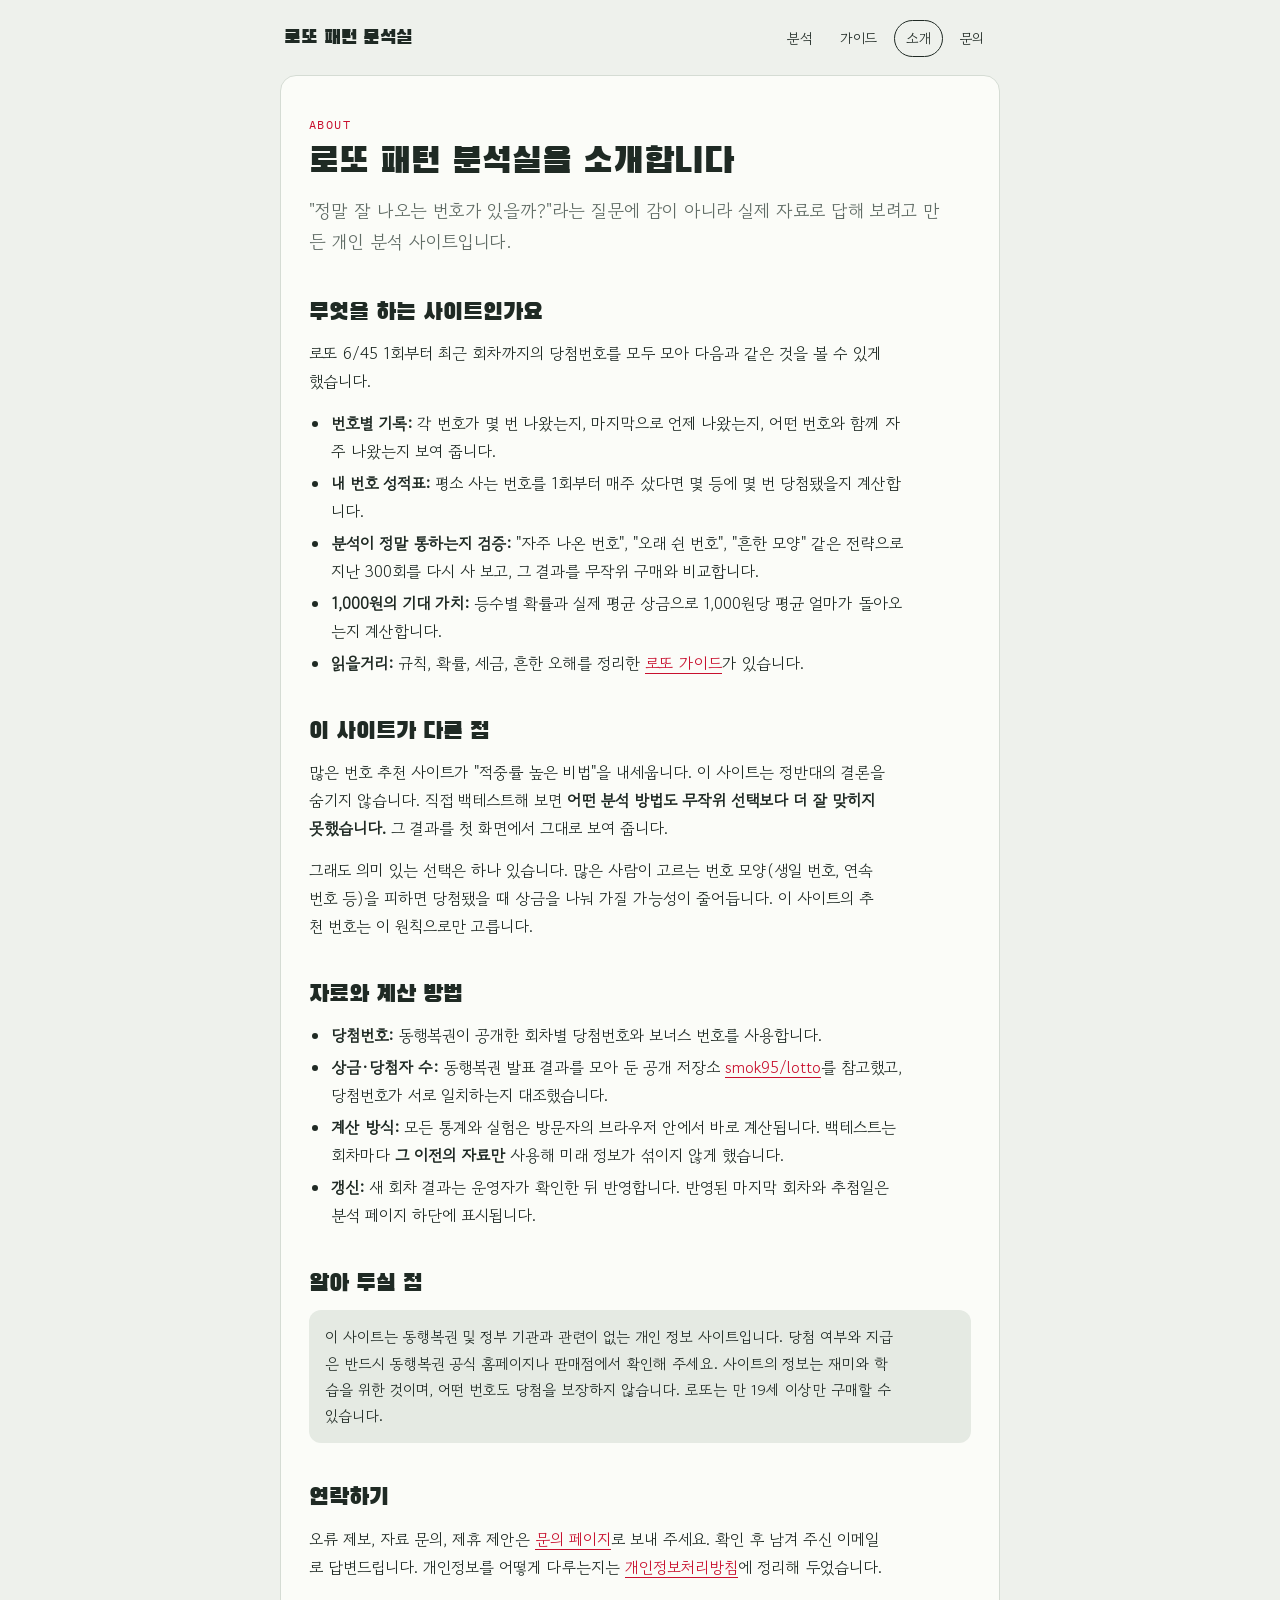
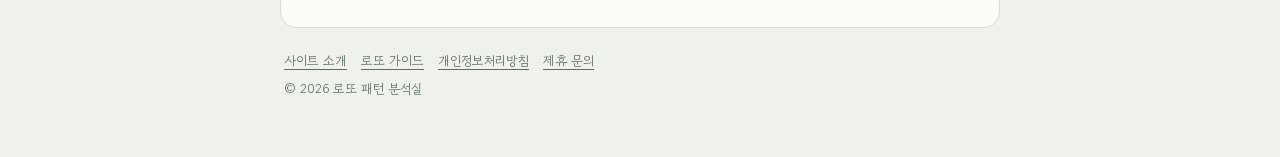
<file: about.html>
<!doctype html>
<html lang="ko">
<head>
<!-- Google tag (gtag.js) -->
<script async src="https://www.googletagmanager.com/gtag/js?id=G-82LNL4HNFK"></script>
<script>
  window.dataLayer = window.dataLayer || [];
  function gtag(){dataLayer.push(arguments);}
  gtag('js', new Date());

  gtag('config', 'G-82LNL4HNFK');</script>
<script type="text/javascript">
    (function(c,l,a,r,i,t,y){
        c[a]=c[a]||function(){(c[a].q=c[a].q||[]).push(arguments)};
        t=l.createElement(r);t.async=1;t.src="https://www.clarity.ms/tag/"+i;
        y=l.getElementsByTagName(r)[0];y.parentNode.insertBefore(t,y);
    })(window, document, "clarity", "script", "z6rm7sckie");
</script>
<meta charset="utf-8">
<meta name="viewport" content="width=device-width, initial-scale=1, viewport-fit=cover">
<title>사이트 소개 | 로또 패턴 분석실</title>
<meta name="description" content="로또 패턴 분석실이 어떤 사이트인지, 어떤 자료로 어떻게 분석하는지, 그리고 분석의 한계를 소개합니다.">
<link rel="canonical" href="https://lezind.github.io/vibe-code_test/about.html">
<meta property="og:type" content="website">
<meta property="og:title" content="사이트 소개 | 로또 패턴 분석실">
<meta property="og:description" content="역대 로또 당첨번호를 숫자로 살펴보는 개인 분석 사이트입니다.">
<meta property="og:url" content="https://lezind.github.io/vibe-code_test/about.html">
<meta property="og:locale" content="ko_KR">
<meta name="google-adsense-account" content="ca-pub-6703071507858733">
<script async src="https://pagead2.googlesyndication.com/pagead/js/adsbygoogle.js?client=ca-pub-6703071507858733"
     crossorigin="anonymous"></script>
<link rel="icon" href="data:image/svg+xml,%3Csvg xmlns='http://www.w3.org/2000/svg' viewBox='0 0 32 32'%3E%3Ccircle cx='16' cy='16' r='15' fill='%23c8102e'/%3E%3Ctext x='16' y='22' font-size='16' text-anchor='middle' fill='white' font-family='Arial' font-weight='700'%3E45%3C/text%3E%3C/svg%3E">
<link rel="preconnect" href="https://fonts.googleapis.com">
<link rel="stylesheet" href="https://fonts.googleapis.com/css2?family=Black+Han+Sans&family=Gowun+Dodum&family=IBM+Plex+Mono:wght@500;600&display=swap">
<link rel="stylesheet" href="site.css">
</head>
<body>

<header class="site-nav">
  <a class="brand" href="./">로또 패턴 분석실</a>
  <nav aria-label="사이트 메뉴">
    <a href="./">분석</a>
    <a href="guide.html">가이드</a>
    <a href="about.html" aria-current="page">소개</a>
    <a href="partnership.html">문의</a>
  </nav>
</header>

<main class="doc">
  <span class="eyebrow">ABOUT</span>
  <h1>로또 패턴 분석실을 소개합니다</h1>
  <p class="lead">"정말 잘 나오는 번호가 있을까?"라는 질문에 감이 아니라 실제 자료로 답해 보려고 만든 개인 분석 사이트입니다.</p>

  <h2>무엇을 하는 사이트인가요</h2>
  <p>로또 6/45 1회부터 최근 회차까지의 당첨번호를 모두 모아 다음과 같은 것을 볼 수 있게 했습니다.</p>
  <ul>
    <li><b>번호별 기록:</b> 각 번호가 몇 번 나왔는지, 마지막으로 언제 나왔는지, 어떤 번호와 함께 자주 나왔는지 보여 줍니다.</li>
    <li><b>내 번호 성적표:</b> 평소 사는 번호를 1회부터 매주 샀다면 몇 등에 몇 번 당첨됐을지 계산합니다.</li>
    <li><b>분석이 정말 통하는지 검증:</b> "자주 나온 번호", "오래 쉰 번호", "흔한 모양" 같은 전략으로 지난 300회를 다시 사 보고, 그 결과를 무작위 구매와 비교합니다.</li>
    <li><b>1,000원의 기대 가치:</b> 등수별 확률과 실제 평균 상금으로 1,000원당 평균 얼마가 돌아오는지 계산합니다.</li>
    <li><b>읽을거리:</b> 규칙, 확률, 세금, 흔한 오해를 정리한 <a href="guide.html">로또 가이드</a>가 있습니다.</li>
  </ul>

  <h2>이 사이트가 다른 점</h2>
  <p>많은 번호 추천 사이트가 "적중률 높은 비법"을 내세웁니다. 이 사이트는 정반대의 결론을 숨기지 않습니다. 직접 백테스트해 보면 <b>어떤 분석 방법도 무작위 선택보다 더 잘 맞히지 못했습니다.</b> 그 결과를 첫 화면에서 그대로 보여 줍니다.</p>
  <p>그래도 의미 있는 선택은 하나 있습니다. 많은 사람이 고르는 번호 모양(생일 번호, 연속 번호 등)을 피하면 당첨됐을 때 상금을 나눠 가질 가능성이 줄어듭니다. 이 사이트의 추천 번호는 이 원칙으로만 고릅니다.</p>

  <h2>자료와 계산 방법</h2>
  <ul>
    <li><b>당첨번호:</b> 동행복권이 공개한 회차별 당첨번호와 보너스 번호를 사용합니다.</li>
    <li><b>상금·당첨자 수:</b> 동행복권 발표 결과를 모아 둔 공개 저장소 <a href="https://github.com/smok95/lotto" target="_blank" rel="noopener">smok95/lotto</a>를 참고했고, 당첨번호가 서로 일치하는지 대조했습니다.</li>
    <li><b>계산 방식:</b> 모든 통계와 실험은 방문자의 브라우저 안에서 바로 계산됩니다. 백테스트는 회차마다 <b>그 이전의 자료만</b> 사용해 미래 정보가 섞이지 않게 했습니다.</li>
    <li><b>갱신:</b> 새 회차 결과는 운영자가 확인한 뒤 반영합니다. 반영된 마지막 회차와 추첨일은 분석 페이지 하단에 표시됩니다.</li>
  </ul>

  <h2>알아 두실 점</h2>
  <div class="note">
    <p>이 사이트는 동행복권 및 정부 기관과 관련이 없는 개인 정보 사이트입니다. 당첨 여부와 지급은 반드시 동행복권 공식 홈페이지나 판매점에서 확인해 주세요. 사이트의 정보는 재미와 학습을 위한 것이며, 어떤 번호도 당첨을 보장하지 않습니다. 로또는 만 19세 이상만 구매할 수 있습니다.</p>
  </div>

  <h2>연락하기</h2>
  <p>오류 제보, 자료 문의, 제휴 제안은 <a href="partnership.html">문의 페이지</a>로 보내 주세요. 확인 후 남겨 주신 이메일로 답변드립니다. 개인정보를 어떻게 다루는지는 <a href="privacy.html">개인정보처리방침</a>에 정리해 두었습니다.</p>
</main>

<footer class="site-foot">
  <nav aria-label="하단 메뉴">
    <a href="about.html">사이트 소개</a>
    <a href="guide.html">로또 가이드</a>
    <a href="privacy.html">개인정보처리방침</a>
    <a href="partnership.html">제휴 문의</a>
  </nav>
  <span>© 2026 로또 패턴 분석실</span>
</footer>

</body>
</html>
</file>
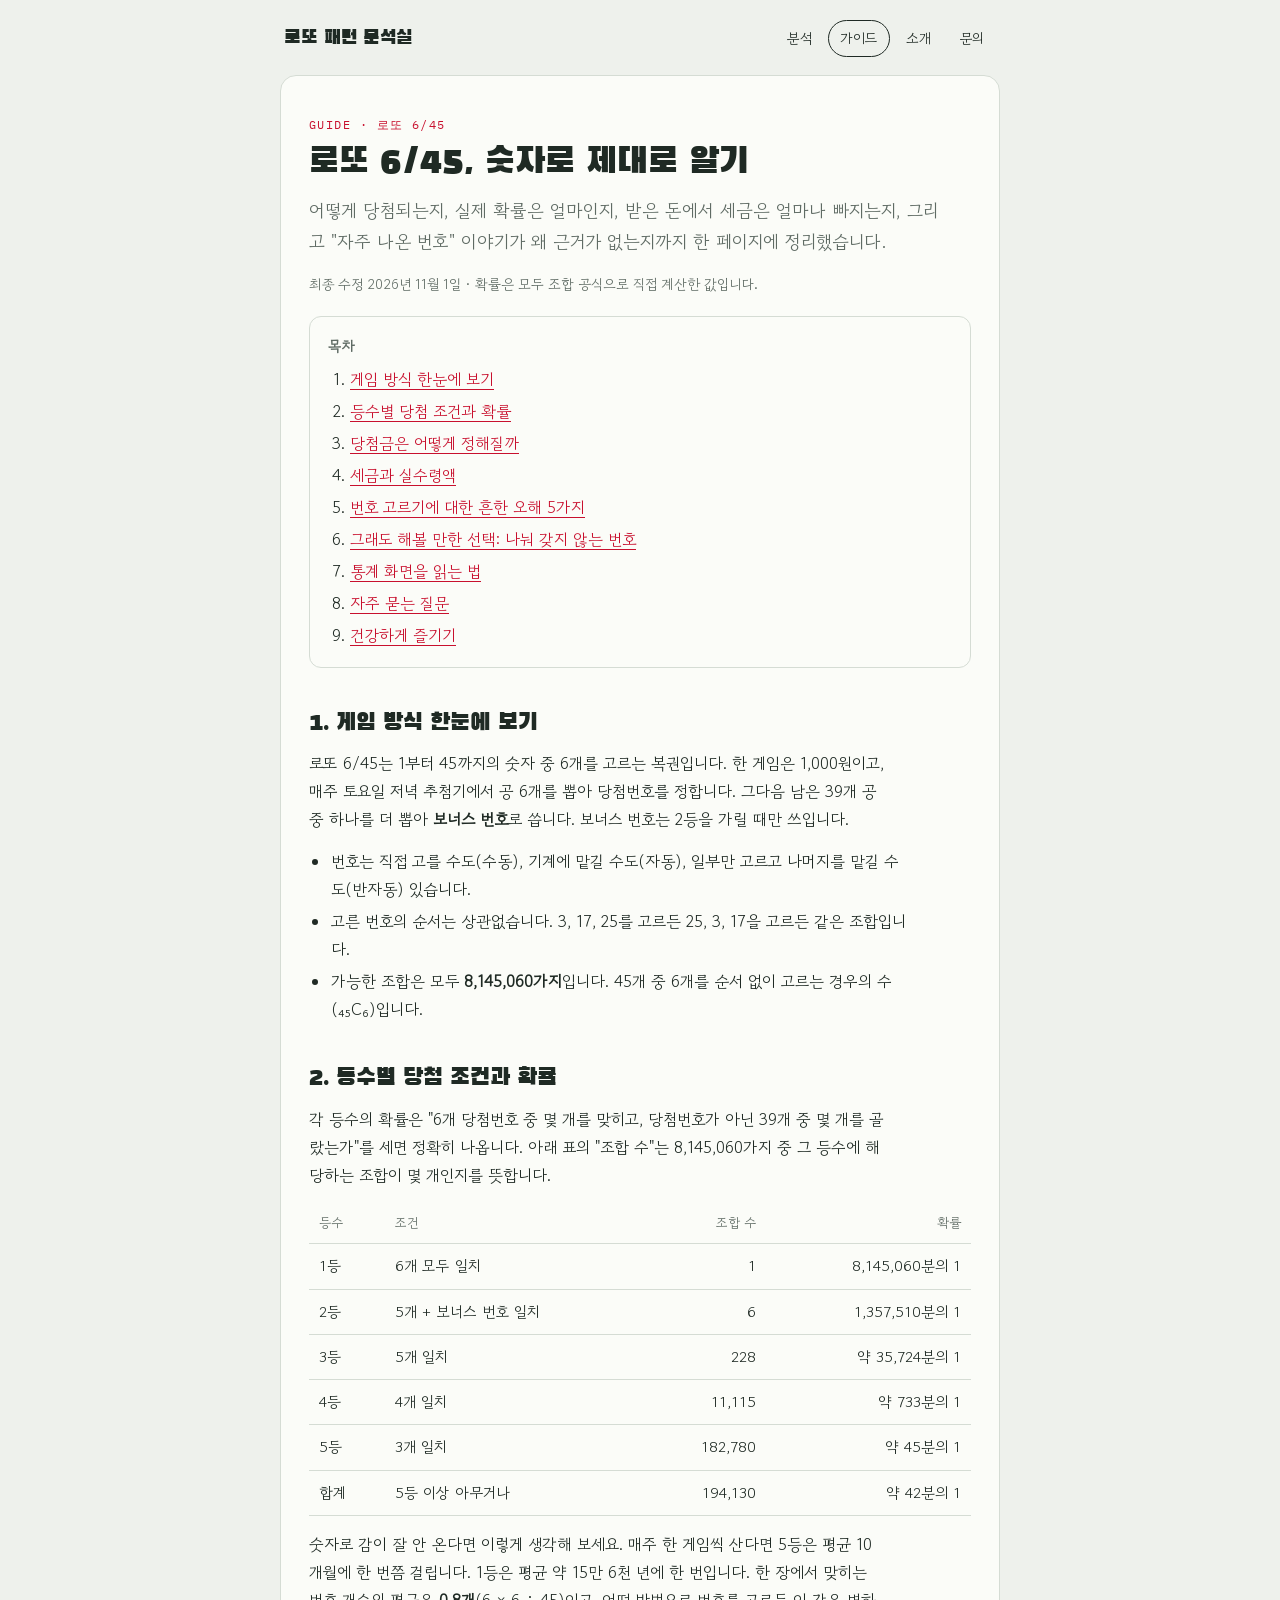
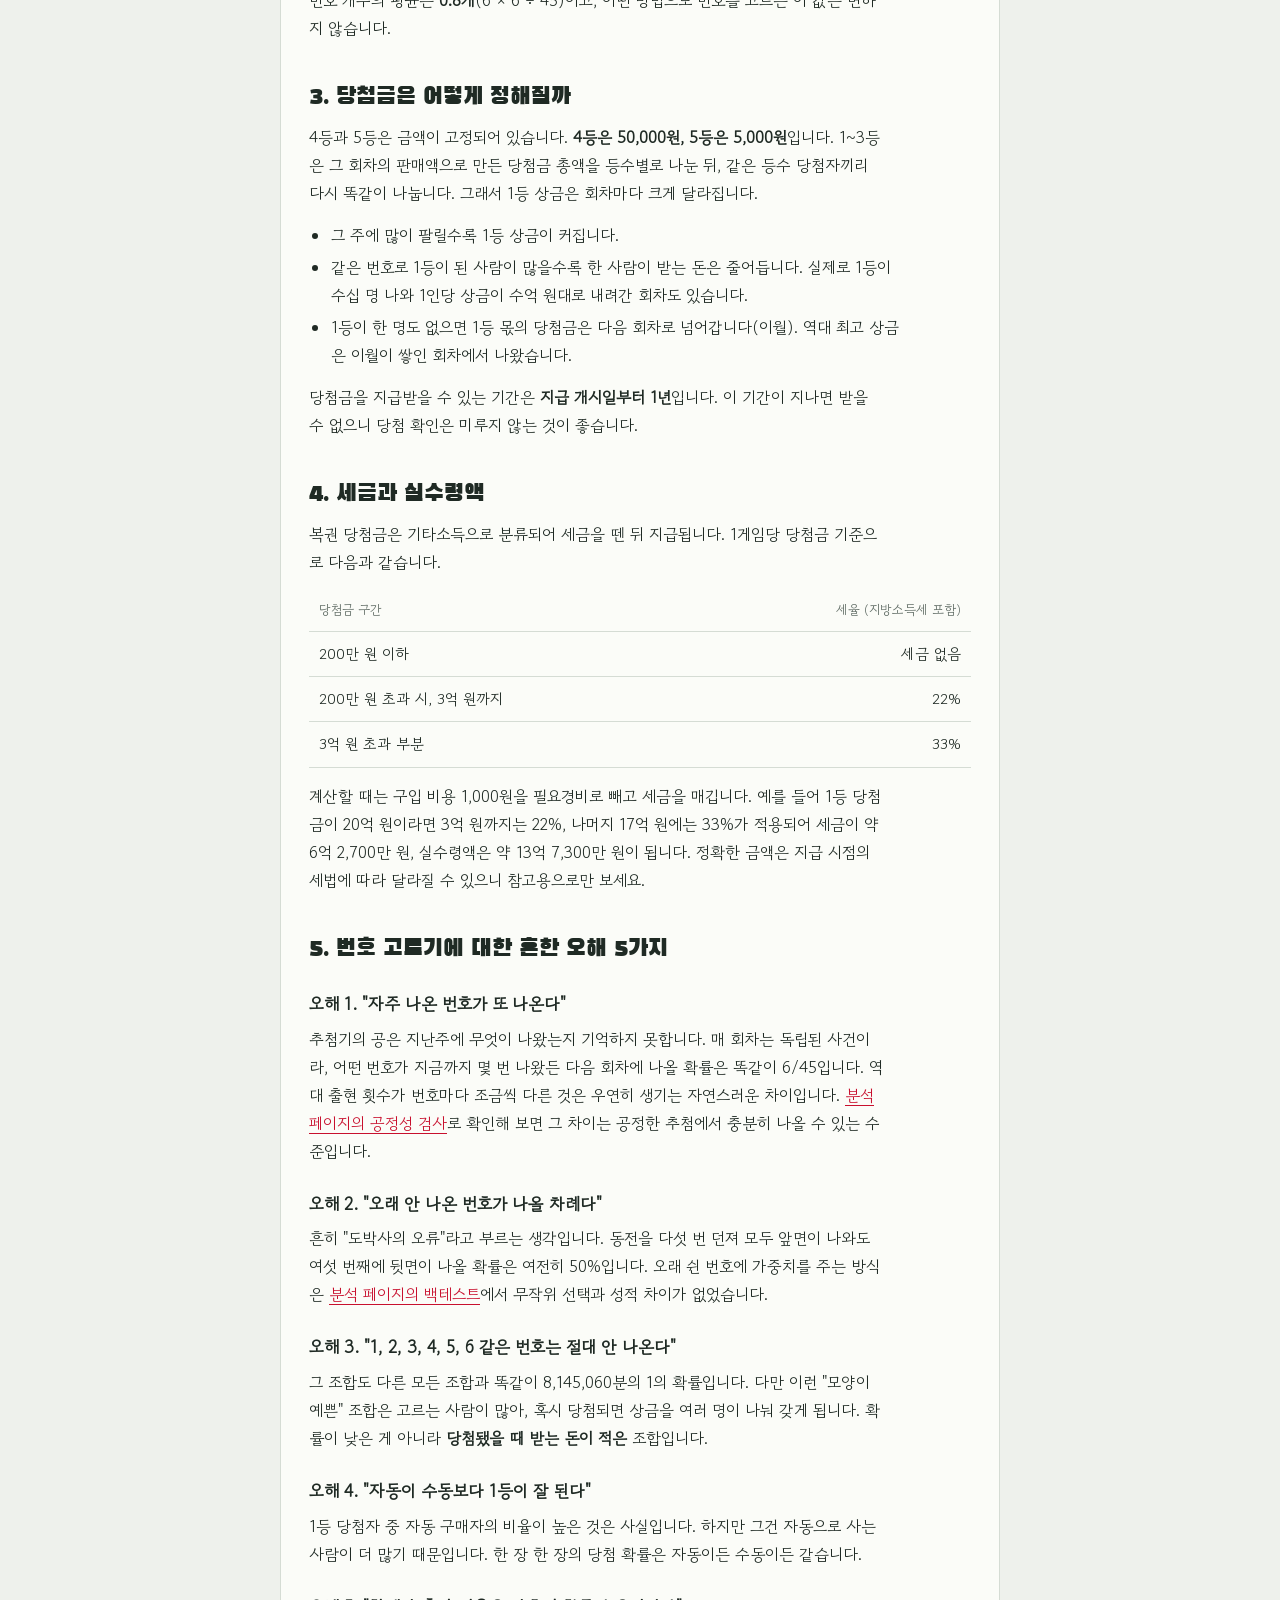
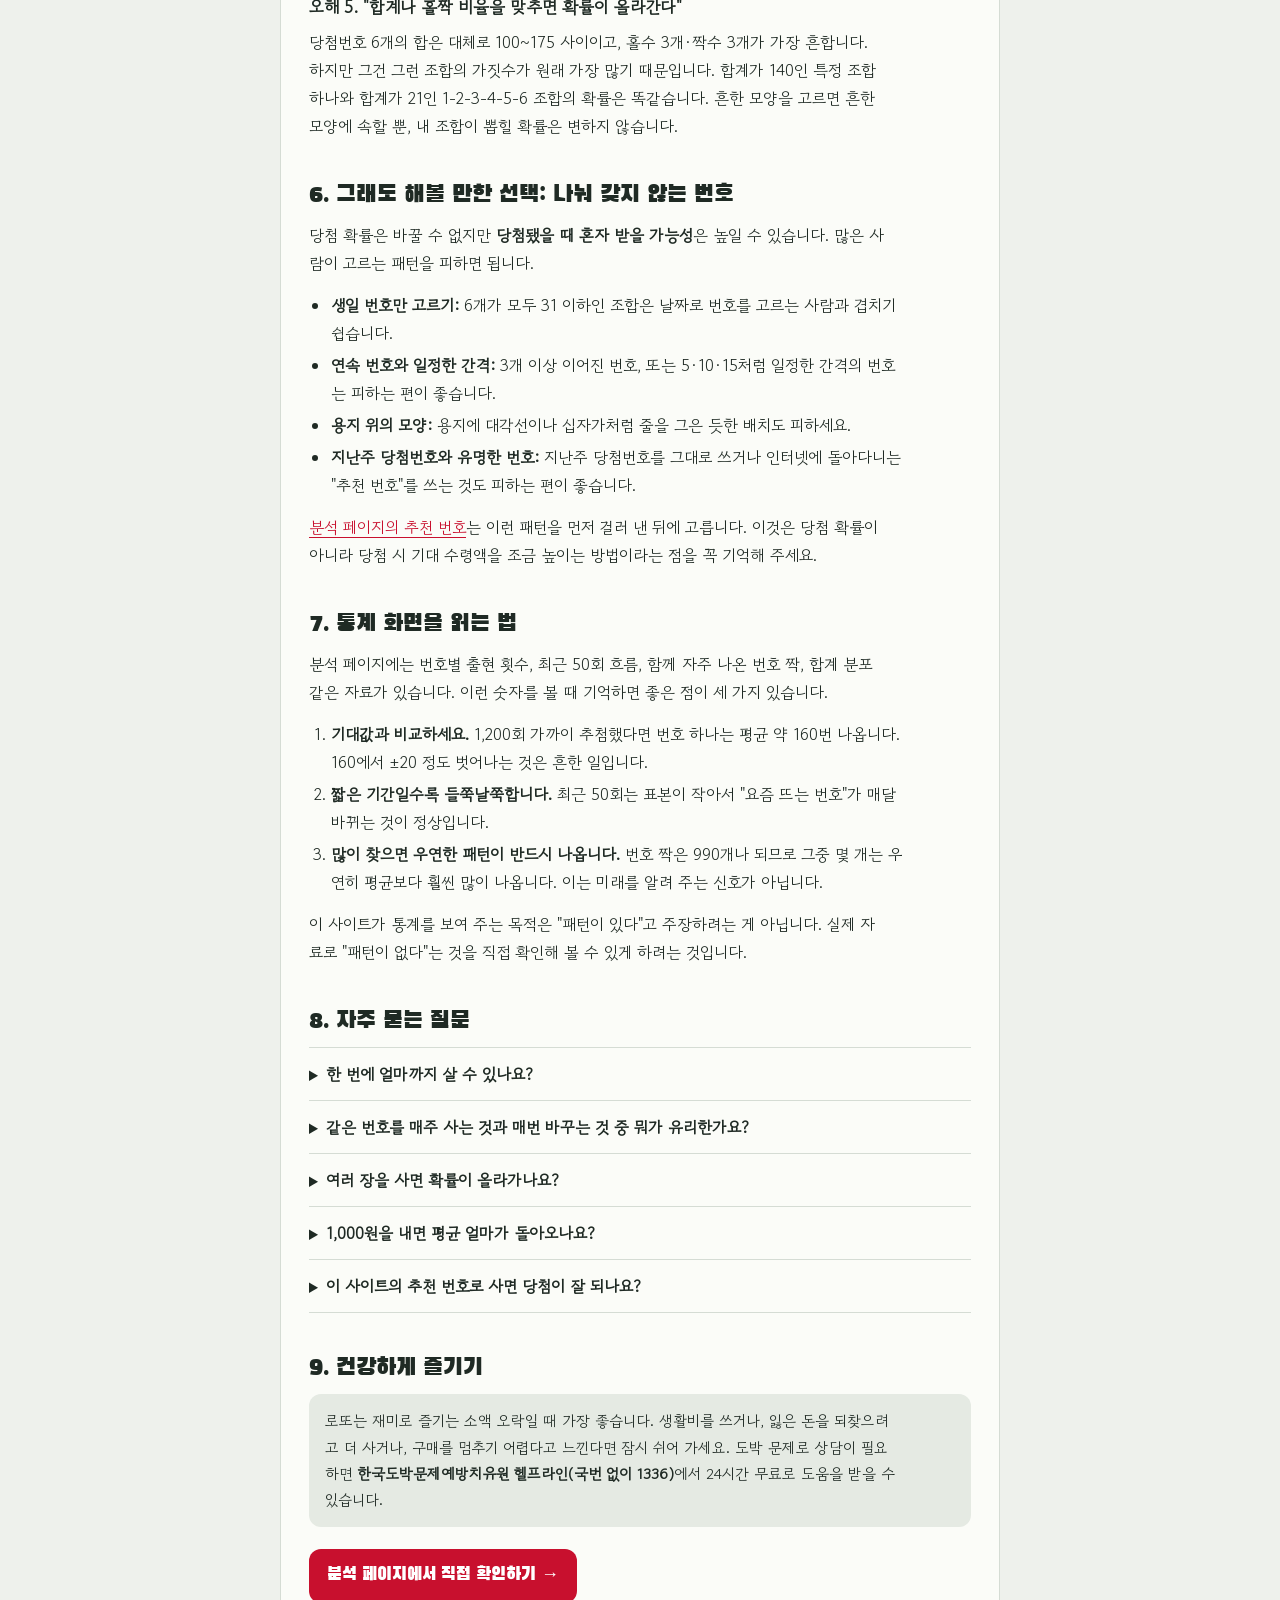
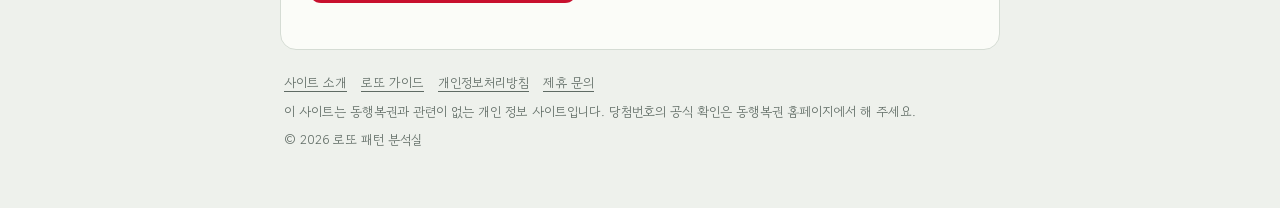
<file: guide.html>
<!doctype html>
<html lang="ko">
<head>
<!-- Google tag (gtag.js) -->
<script async src="https://www.googletagmanager.com/gtag/js?id=G-82LNL4HNFK"></script>
<script>
  window.dataLayer = window.dataLayer || [];
  function gtag(){dataLayer.push(arguments);}
  gtag('js', new Date());

  gtag('config', 'G-82LNL4HNFK');</script>
<script type="text/javascript">
    (function(c,l,a,r,i,t,y){
        c[a]=c[a]||function(){(c[a].q=c[a].q||[]).push(arguments)};
        t=l.createElement(r);t.async=1;t.src="https://www.clarity.ms/tag/"+i;
        y=l.getElementsByTagName(r)[0];y.parentNode.insertBefore(t,y);
    })(window, document, "clarity", "script", "z6rm7sckie");
</script>
<meta charset="utf-8">
<meta name="viewport" content="width=device-width, initial-scale=1, viewport-fit=cover">
<title>로또 6/45 가이드: 규칙·확률·세금·흔한 오해 | 로또 패턴 분석실</title>
<meta name="description" content="로또 6/45의 규칙과 등수별 당첨 확률, 당첨금 세금, 번호 고르는 방법에 대한 흔한 오해를 숫자로 정리한 안내서입니다.">
<link rel="canonical" href="https://lezind.github.io/vibe-code_test/guide.html">
<meta property="og:type" content="article">
<meta property="og:title" content="로또 6/45 가이드: 규칙·확률·세금·흔한 오해">
<meta property="og:description" content="등수별 확률부터 '자주 나온 번호' 이야기까지, 로또를 숫자로 이해하는 안내서.">
<meta property="og:url" content="https://lezind.github.io/vibe-code_test/guide.html">
<meta property="og:locale" content="ko_KR">
<meta name="google-adsense-account" content="ca-pub-6703071507858733">
<script async src="https://pagead2.googlesyndication.com/pagead/js/adsbygoogle.js?client=ca-pub-6703071507858733"
     crossorigin="anonymous"></script>
<link rel="icon" href="data:image/svg+xml,%3Csvg xmlns='http://www.w3.org/2000/svg' viewBox='0 0 32 32'%3E%3Ccircle cx='16' cy='16' r='15' fill='%23c8102e'/%3E%3Ctext x='16' y='22' font-size='16' text-anchor='middle' fill='white' font-family='Arial' font-weight='700'%3E45%3C/text%3E%3C/svg%3E">
<link rel="preconnect" href="https://fonts.googleapis.com">
<link rel="stylesheet" href="https://fonts.googleapis.com/css2?family=Black+Han+Sans&family=Gowun+Dodum&family=IBM+Plex+Mono:wght@500;600&display=swap">
<link rel="stylesheet" href="site.css">
<script type="application/ld+json">
{"@context":"https://schema.org","@type":"Article","headline":"로또 6/45 가이드: 규칙·확률·세금·흔한 오해","inLanguage":"ko","datePublished":"2026-11-01","dateModified":"2026-11-01","author":{"@type":"Organization","name":"로또 패턴 분석실"},"publisher":{"@type":"Organization","name":"로또 패턴 분석실"}}
</script>
</head>
<body>

<header class="site-nav">
  <a class="brand" href="./">로또 패턴 분석실</a>
  <nav aria-label="사이트 메뉴">
    <a href="./">분석</a>
    <a href="guide.html" aria-current="page">가이드</a>
    <a href="about.html">소개</a>
    <a href="partnership.html">문의</a>
  </nav>
</header>

<main class="doc">
  <article>
    <span class="eyebrow">GUIDE · 로또 6/45</span>
    <h1>로또 6/45, 숫자로 제대로 알기</h1>
    <p class="lead">어떻게 당첨되는지, 실제 확률은 얼마인지, 받은 돈에서 세금은 얼마나 빠지는지, 그리고 "자주 나온 번호" 이야기가 왜 근거가 없는지까지 한 페이지에 정리했습니다.</p>
    <p class="meta">최종 수정 2026년 11월 1일 · 확률은 모두 조합 공식으로 직접 계산한 값입니다.</p>

    <nav class="toc" aria-label="목차">
      <b>목차</b>
      <ol>
        <li><a href="#rules">게임 방식 한눈에 보기</a></li>
        <li><a href="#odds">등수별 당첨 조건과 확률</a></li>
        <li><a href="#prize">당첨금은 어떻게 정해질까</a></li>
        <li><a href="#tax">세금과 실수령액</a></li>
        <li><a href="#myths">번호 고르기에 대한 흔한 오해 5가지</a></li>
        <li><a href="#smart">그래도 해볼 만한 선택: 나눠 갖지 않는 번호</a></li>
        <li><a href="#stats">통계 화면을 읽는 법</a></li>
        <li><a href="#faq">자주 묻는 질문</a></li>
        <li><a href="#responsible">건강하게 즐기기</a></li>
      </ol>
    </nav>

    <h2 id="rules">1. 게임 방식 한눈에 보기</h2>
    <p>로또 6/45는 1부터 45까지의 숫자 중 6개를 고르는 복권입니다. 한 게임은 1,000원이고, 매주 토요일 저녁 추첨기에서 공 6개를 뽑아 당첨번호를 정합니다. 그다음 남은 39개 공 중 하나를 더 뽑아 <b>보너스 번호</b>로 씁니다. 보너스 번호는 2등을 가릴 때만 쓰입니다.</p>
    <ul>
      <li>번호는 직접 고를 수도(수동), 기계에 맡길 수도(자동), 일부만 고르고 나머지를 맡길 수도(반자동) 있습니다.</li>
      <li>고른 번호의 순서는 상관없습니다. 3, 17, 25를 고르든 25, 3, 17을 고르든 같은 조합입니다.</li>
      <li>가능한 조합은 모두 <b>8,145,060가지</b>입니다. 45개 중 6개를 순서 없이 고르는 경우의 수(₄₅C₆)입니다.</li>
    </ul>

    <h2 id="odds">2. 등수별 당첨 조건과 확률</h2>
    <p>각 등수의 확률은 "6개 당첨번호 중 몇 개를 맞히고, 당첨번호가 아닌 39개 중 몇 개를 골랐는가"를 세면 정확히 나옵니다. 아래 표의 "조합 수"는 8,145,060가지 중 그 등수에 해당하는 조합이 몇 개인지를 뜻합니다.</p>
    <div class="tbl-wrap">
      <table>
        <thead><tr><th>등수</th><th class="l">조건</th><th>조합 수</th><th>확률</th></tr></thead>
        <tbody>
          <tr><td>1등</td><td class="l">6개 모두 일치</td><td>1</td><td>8,145,060분의 1</td></tr>
          <tr><td>2등</td><td class="l">5개 + 보너스 번호 일치</td><td>6</td><td>1,357,510분의 1</td></tr>
          <tr><td>3등</td><td class="l">5개 일치</td><td>228</td><td>약 35,724분의 1</td></tr>
          <tr><td>4등</td><td class="l">4개 일치</td><td>11,115</td><td>약 733분의 1</td></tr>
          <tr><td>5등</td><td class="l">3개 일치</td><td>182,780</td><td>약 45분의 1</td></tr>
          <tr><td>합계</td><td class="l">5등 이상 아무거나</td><td>194,130</td><td>약 42분의 1</td></tr>
        </tbody>
      </table>
    </div>
    <p>숫자로 감이 잘 안 온다면 이렇게 생각해 보세요. 매주 한 게임씩 산다면 5등은 평균 10개월에 한 번쯤 걸립니다. 1등은 평균 약 15만 6천 년에 한 번입니다. 한 장에서 맞히는 번호 개수의 평균은 <b>0.8개</b>(6 × 6 ÷ 45)이고, 어떤 방법으로 번호를 고르든 이 값은 변하지 않습니다.</p>

    <h2 id="prize">3. 당첨금은 어떻게 정해질까</h2>
    <p>4등과 5등은 금액이 고정되어 있습니다. <b>4등은 50,000원, 5등은 5,000원</b>입니다. 1~3등은 그 회차의 판매액으로 만든 당첨금 총액을 등수별로 나눈 뒤, 같은 등수 당첨자끼리 다시 똑같이 나눕니다. 그래서 1등 상금은 회차마다 크게 달라집니다.</p>
    <ul>
      <li>그 주에 많이 팔릴수록 1등 상금이 커집니다.</li>
      <li>같은 번호로 1등이 된 사람이 많을수록 한 사람이 받는 돈은 줄어듭니다. 실제로 1등이 수십 명 나와 1인당 상금이 수억 원대로 내려간 회차도 있습니다.</li>
      <li>1등이 한 명도 없으면 1등 몫의 당첨금은 다음 회차로 넘어갑니다(이월). 역대 최고 상금은 이월이 쌓인 회차에서 나왔습니다.</li>
    </ul>
    <p>당첨금을 지급받을 수 있는 기간은 <b>지급 개시일부터 1년</b>입니다. 이 기간이 지나면 받을 수 없으니 당첨 확인은 미루지 않는 것이 좋습니다.</p>

    <h2 id="tax">4. 세금과 실수령액</h2>
    <p>복권 당첨금은 기타소득으로 분류되어 세금을 뗀 뒤 지급됩니다. 1게임당 당첨금 기준으로 다음과 같습니다.</p>
    <div class="tbl-wrap">
      <table>
        <thead><tr><th class="l">당첨금 구간</th><th>세율 (지방소득세 포함)</th></tr></thead>
        <tbody>
          <tr><td>200만 원 이하</td><td>세금 없음</td></tr>
          <tr><td>200만 원 초과 시, 3억 원까지</td><td>22%</td></tr>
          <tr><td>3억 원 초과 부분</td><td>33%</td></tr>
        </tbody>
      </table>
    </div>
    <p>계산할 때는 구입 비용 1,000원을 필요경비로 빼고 세금을 매깁니다. 예를 들어 1등 당첨금이 20억 원이라면 3억 원까지는 22%, 나머지 17억 원에는 33%가 적용되어 세금이 약 6억 2,700만 원, 실수령액은 약 13억 7,300만 원이 됩니다. 정확한 금액은 지급 시점의 세법에 따라 달라질 수 있으니 참고용으로만 보세요.</p>

    <h2 id="myths">5. 번호 고르기에 대한 흔한 오해 5가지</h2>

    <h3>오해 1. "자주 나온 번호가 또 나온다"</h3>
    <p>추첨기의 공은 지난주에 무엇이 나왔는지 기억하지 못합니다. 매 회차는 독립된 사건이라, 어떤 번호가 지금까지 몇 번 나왔든 다음 회차에 나올 확률은 똑같이 6/45입니다. 역대 출현 횟수가 번호마다 조금씩 다른 것은 우연히 생기는 자연스러운 차이입니다. <a href="./#board">분석 페이지의 공정성 검사</a>로 확인해 보면 그 차이는 공정한 추첨에서 충분히 나올 수 있는 수준입니다.</p>

    <h3>오해 2. "오래 안 나온 번호가 나올 차례다"</h3>
    <p>흔히 "도박사의 오류"라고 부르는 생각입니다. 동전을 다섯 번 던져 모두 앞면이 나와도 여섯 번째에 뒷면이 나올 확률은 여전히 50%입니다. 오래 쉰 번호에 가중치를 주는 방식은 <a href="./#really">분석 페이지의 백테스트</a>에서 무작위 선택과 성적 차이가 없었습니다.</p>

    <h3>오해 3. "1, 2, 3, 4, 5, 6 같은 번호는 절대 안 나온다"</h3>
    <p>그 조합도 다른 모든 조합과 똑같이 8,145,060분의 1의 확률입니다. 다만 이런 "모양이 예쁜" 조합은 고르는 사람이 많아, 혹시 당첨되면 상금을 여러 명이 나눠 갖게 됩니다. 확률이 낮은 게 아니라 <b>당첨됐을 때 받는 돈이 적은</b> 조합입니다.</p>

    <h3>오해 4. "자동이 수동보다 1등이 잘 된다"</h3>
    <p>1등 당첨자 중 자동 구매자의 비율이 높은 것은 사실입니다. 하지만 그건 자동으로 사는 사람이 더 많기 때문입니다. 한 장 한 장의 당첨 확률은 자동이든 수동이든 같습니다.</p>

    <h3>오해 5. "합계나 홀짝 비율을 맞추면 확률이 올라간다"</h3>
    <p>당첨번호 6개의 합은 대체로 100~175 사이이고, 홀수 3개·짝수 3개가 가장 흔합니다. 하지만 그건 그런 조합의 가짓수가 원래 가장 많기 때문입니다. 합계가 140인 특정 조합 하나와 합계가 21인 1-2-3-4-5-6 조합의 확률은 똑같습니다. 흔한 모양을 고르면 흔한 모양에 속할 뿐, 내 조합이 뽑힐 확률은 변하지 않습니다.</p>

    <h2 id="smart">6. 그래도 해볼 만한 선택: 나눠 갖지 않는 번호</h2>
    <p>당첨 확률은 바꿀 수 없지만 <b>당첨됐을 때 혼자 받을 가능성</b>은 높일 수 있습니다. 많은 사람이 고르는 패턴을 피하면 됩니다.</p>
    <ul>
      <li><b>생일 번호만 고르기:</b> 6개가 모두 31 이하인 조합은 날짜로 번호를 고르는 사람과 겹치기 쉽습니다.</li>
      <li><b>연속 번호와 일정한 간격:</b> 3개 이상 이어진 번호, 또는 5·10·15처럼 일정한 간격의 번호는 피하는 편이 좋습니다.</li>
      <li><b>용지 위의 모양:</b> 용지에 대각선이나 십자가처럼 줄을 그은 듯한 배치도 피하세요.</li>
      <li><b>지난주 당첨번호와 유명한 번호:</b> 지난주 당첨번호를 그대로 쓰거나 인터넷에 돌아다니는 "추천 번호"를 쓰는 것도 피하는 편이 좋습니다.</li>
    </ul>
    <p><a href="./#pick">분석 페이지의 추천 번호</a>는 이런 패턴을 먼저 걸러 낸 뒤에 고릅니다. 이것은 당첨 확률이 아니라 당첨 시 기대 수령액을 조금 높이는 방법이라는 점을 꼭 기억해 주세요.</p>

    <h2 id="stats">7. 통계 화면을 읽는 법</h2>
    <p>분석 페이지에는 번호별 출현 횟수, 최근 50회 흐름, 함께 자주 나온 번호 짝, 합계 분포 같은 자료가 있습니다. 이런 숫자를 볼 때 기억하면 좋은 점이 세 가지 있습니다.</p>
    <ol>
      <li><b>기대값과 비교하세요.</b> 1,200회 가까이 추첨했다면 번호 하나는 평균 약 160번 나옵니다. 160에서 ±20 정도 벗어나는 것은 흔한 일입니다.</li>
      <li><b>짧은 기간일수록 들쭉날쭉합니다.</b> 최근 50회는 표본이 작아서 "요즘 뜨는 번호"가 매달 바뀌는 것이 정상입니다.</li>
      <li><b>많이 찾으면 우연한 패턴이 반드시 나옵니다.</b> 번호 짝은 990개나 되므로 그중 몇 개는 우연히 평균보다 훨씬 많이 나옵니다. 이는 미래를 알려 주는 신호가 아닙니다.</li>
    </ol>
    <p>이 사이트가 통계를 보여 주는 목적은 "패턴이 있다"고 주장하려는 게 아닙니다. 실제 자료로 "패턴이 없다"는 것을 직접 확인해 볼 수 있게 하려는 것입니다.</p>

    <h2 id="faq">8. 자주 묻는 질문</h2>
    <details>
      <summary>한 번에 얼마까지 살 수 있나요?</summary>
      <p>1인당 한 회차에 10만 원어치까지 살 수 있습니다. 만 19세 미만은 구매할 수 없습니다.</p>
    </details>
    <details>
      <summary>같은 번호를 매주 사는 것과 매번 바꾸는 것 중 뭐가 유리한가요?</summary>
      <p>차이가 없습니다. 매 회차 모든 조합의 확률이 같기 때문입니다. 분석 페이지의 "내 번호, 1회부터 매주 샀다면?"에서 평소 번호의 역대 성적을 재미로 확인해 볼 수 있습니다.</p>
    </details>
    <details>
      <summary>여러 장을 사면 확률이 올라가나요?</summary>
      <p>서로 다른 조합을 10장 사면 1등 확률은 10배가 되어 814,506분의 1이 됩니다. 하지만 들어가는 돈도 10배입니다. 1,000원당 평균적으로 돌아오는 금액은 장수와 관계없이 같습니다.</p>
    </details>
    <details>
      <summary>1,000원을 내면 평균 얼마가 돌아오나요?</summary>
      <p>최근 당첨금을 기준으로 계산하면 1,000원 중 약 절반 정도가 상금으로 돌아오고 나머지는 돌아오지 않습니다. 자세한 등수별 계산은 <a href="./#money">분석 페이지의 "1,000원의 가치"</a>에서 볼 수 있습니다.</p>
    </details>
    <details>
      <summary>이 사이트의 추천 번호로 사면 당첨이 잘 되나요?</summary>
      <p>아니요. 어떤 번호든 1등 확률은 8,145,060분의 1로 같습니다. 이 사이트의 추천은 많은 사람이 고르는 패턴을 피해 당첨 시 상금을 나눠 가질 가능성을 줄이는 정도의 의미만 있습니다.</p>
    </details>

    <h2 id="responsible">9. 건강하게 즐기기</h2>
    <div class="note">
      <p>로또는 재미로 즐기는 소액 오락일 때 가장 좋습니다. 생활비를 쓰거나, 잃은 돈을 되찾으려고 더 사거나, 구매를 멈추기 어렵다고 느낀다면 잠시 쉬어 가세요. 도박 문제로 상담이 필요하면 <b>한국도박문제예방치유원 헬프라인(국번 없이 1336)</b>에서 24시간 무료로 도움을 받을 수 있습니다.</p>
    </div>

    <p><a class="cta" href="./">분석 페이지에서 직접 확인하기 →</a></p>
  </article>
</main>

<footer class="site-foot">
  <nav aria-label="하단 메뉴">
    <a href="about.html">사이트 소개</a>
    <a href="guide.html">로또 가이드</a>
    <a href="privacy.html">개인정보처리방침</a>
    <a href="partnership.html">제휴 문의</a>
  </nav>
  <span>이 사이트는 동행복권과 관련이 없는 개인 정보 사이트입니다. 당첨번호의 공식 확인은 동행복권 홈페이지에서 해 주세요.</span>
  <span>© 2026 로또 패턴 분석실</span>
</footer>

</body>
</html>
</file>
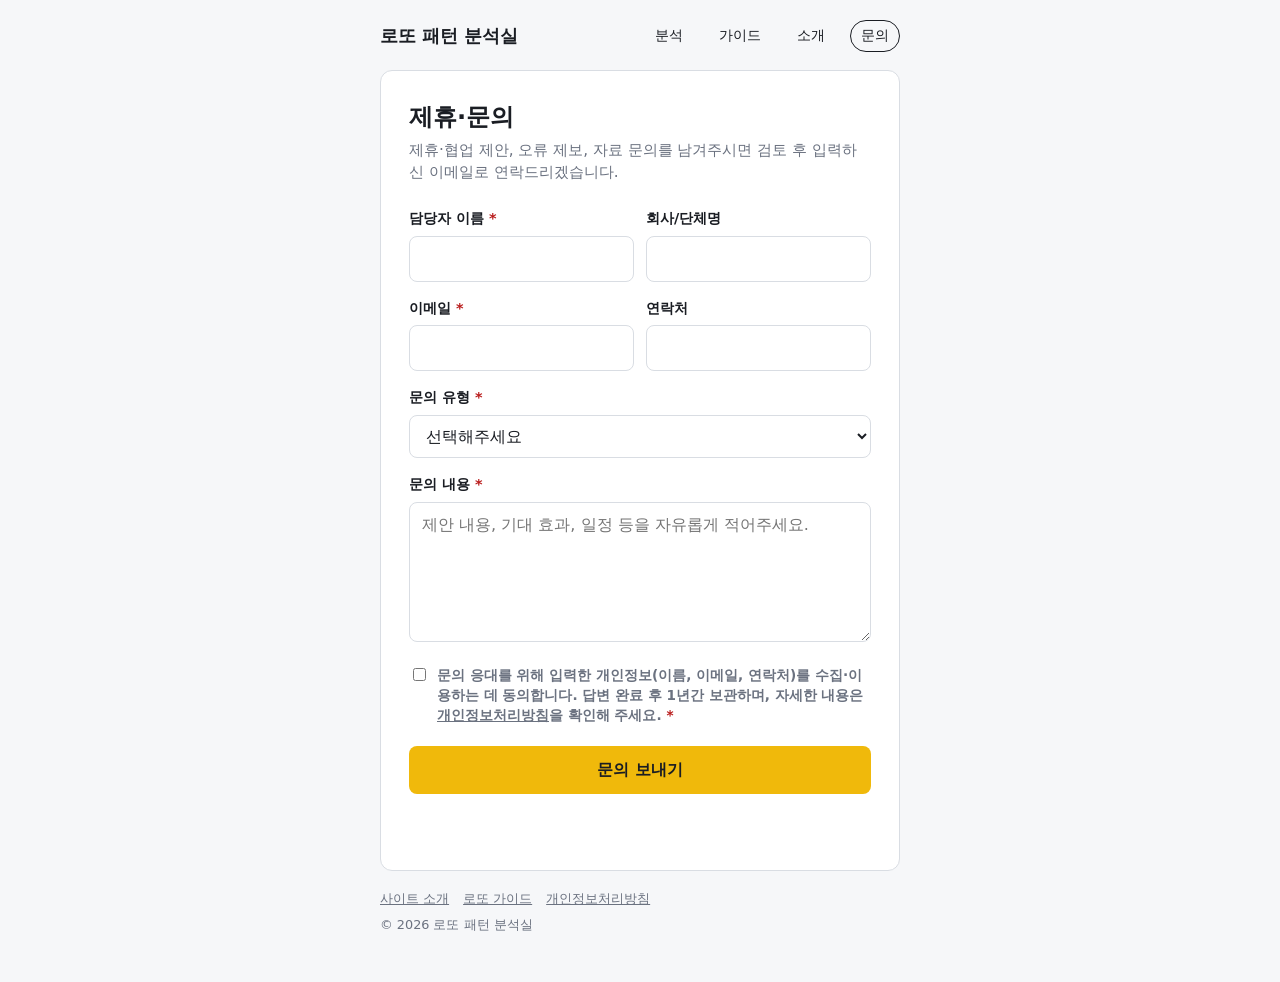
<file: partnership.html>
<!doctype html>
<html lang="ko">
<head>
<!-- Google tag (gtag.js) -->
<script async src="https://www.googletagmanager.com/gtag/js?id=G-82LNL4HNFK"></script>
<script>
  window.dataLayer = window.dataLayer || [];
  function gtag(){dataLayer.push(arguments);}
  gtag('js', new Date());

  gtag('config', 'G-82LNL4HNFK');</script>
<script type="text/javascript">
    (function(c,l,a,r,i,t,y){
        c[a]=c[a]||function(){(c[a].q=c[a].q||[]).push(arguments)};
        t=l.createElement(r);t.async=1;t.src="https://www.clarity.ms/tag/"+i;
        y=l.getElementsByTagName(r)[0];y.parentNode.insertBefore(t,y);
    })(window, document, "clarity", "script", "z6rm7sckie");
</script>
  <meta charset="utf-8">
  <meta name="viewport" content="width=device-width, initial-scale=1">
  <title>제휴·문의 | 로또 패턴 분석실</title>
  <meta name="description" content="로또 패턴 분석실에 제휴 제안, 오류 제보, 자료 문의를 보낼 수 있는 페이지입니다.">
  <link rel="canonical" href="https://lezind.github.io/vibe-code_test/partnership.html">
  <meta name="google-adsense-account" content="ca-pub-6703071507858733">
  <!-- 콘텐츠가 아닌 양식 페이지라 광고 스크립트는 넣지 않는다 (AdSense 고품질 사이트 도움말 2부) -->
  <link rel="icon" href="data:image/svg+xml,%3Csvg xmlns='http://www.w3.org/2000/svg' viewBox='0 0 32 32'%3E%3Ccircle cx='16' cy='16' r='15' fill='%23c8102e'/%3E%3Ctext x='16' y='22' font-size='16' text-anchor='middle' fill='white' font-family='Arial' font-weight='700'%3E45%3C/text%3E%3C/svg%3E">
  <style>
    :root {
      --bg: #f6f7f9;
      --card: #ffffff;
      --text: #1a1d23;
      --muted: #6b7280;
      --border: #d9dde3;
      --accent: #f0b90b;
      --accent-text: #1a1d23;
      --ok: #15803d;
      --err: #b91c1c;
    }
    @media (prefers-color-scheme: dark) {
      :root {
        --bg: #0f1115;
        --card: #181b21;
        --text: #e8eaed;
        --muted: #9aa1ac;
        --border: #2c313a;
        --ok: #4ade80;
        --err: #f87171;
      }
    }
    * { box-sizing: border-box; }
    body {
      margin: 0;
      min-height: 100vh;
      display: flex;
      flex-direction: column;
      align-items: center;
      gap: 18px;
      padding: 20px 16px 48px;
      background: var(--bg);
      color: var(--text);
      font-family: system-ui, -apple-system, "Segoe UI", "Apple SD Gothic Neo", "Malgun Gothic", sans-serif;
      line-height: 1.5;
    }
    .card {
      width: 100%;
      max-width: 520px;
      background: var(--card);
      border: 1px solid var(--border);
      border-radius: 12px;
      padding: 28px;
    }
    h1 { margin: 0 0 4px; font-size: 1.5rem; }
    .lead { margin: 0 0 24px; color: var(--muted); font-size: 0.95rem; }
    label { display: block; margin-bottom: 6px; font-weight: 600; font-size: 0.9rem; }
    .req { color: var(--err); }
    .field { margin-bottom: 16px; }
    input, select, textarea {
      width: 100%;
      padding: 10px 12px;
      border: 1px solid var(--border);
      border-radius: 8px;
      background: transparent;
      color: inherit;
      font: inherit;
    }
    select option { color: #1a1d23; }
    textarea { min-height: 140px; resize: vertical; }
    input:focus, select:focus, textarea:focus {
      outline: 2px solid var(--accent);
      outline-offset: 1px;
      border-color: var(--accent);
    }
    .row { display: grid; grid-template-columns: 1fr 1fr; gap: 12px; }
    @media (max-width: 480px) { .row { grid-template-columns: 1fr; } }
    .consent { display: flex; gap: 8px; align-items: flex-start; font-size: 0.85rem; color: var(--muted); margin-bottom: 20px; }
    .consent input { width: auto; margin-top: 3px; }
    button {
      width: 100%;
      padding: 12px;
      border: 0;
      border-radius: 8px;
      background: var(--accent);
      color: var(--accent-text);
      font: inherit;
      font-weight: 700;
      cursor: pointer;
    }
    button:disabled { opacity: 0.6; cursor: default; }
    .status { margin-top: 14px; font-size: 0.9rem; min-height: 1.4em; }
    .status.ok { color: var(--ok); }
    .status.err { color: var(--err); }
    .hp { position: absolute; left: -9999px; }
    .site-nav, .site-foot { width: 100%; max-width: 520px; }
    .site-nav { display: flex; align-items: center; justify-content: space-between; gap: 8px 16px; flex-wrap: wrap; }
    .site-nav .brand { font-weight: 800; font-size: 1.1rem; color: var(--text); text-decoration: none; }
    .site-nav nav, .site-foot nav { display: flex; gap: 4px 14px; flex-wrap: wrap; }
    .site-nav nav a { font-size: 0.9rem; color: var(--text); text-decoration: none; padding: 4px 10px; border-radius: 999px; border: 1px solid transparent; }
    .site-nav nav a:hover { border-color: var(--border); }
    .site-nav nav a[aria-current="page"] { border-color: var(--text); }
    .site-foot { font-size: 0.8rem; color: var(--muted); display: grid; gap: 6px; }
    .site-foot a, .consent a { color: inherit; }
  </style>
</head>
<body>
  <header class="site-nav">
    <a class="brand" href="./">로또 패턴 분석실</a>
    <nav aria-label="사이트 메뉴">
      <a href="./">분석</a>
      <a href="guide.html">가이드</a>
      <a href="about.html">소개</a>
      <a href="partnership.html" aria-current="page">문의</a>
    </nav>
  </header>

  <main class="card">
    <h1>제휴·문의</h1>
    <p class="lead">제휴·협업 제안, 오류 제보, 자료 문의를 남겨주시면 검토 후 입력하신 이메일로 연락드리겠습니다.</p>

    <form id="partnership-form" action="https://formspree.io/f/mdeeajdj" method="POST">
      <input type="hidden" name="_subject" value="[제휴 문의] 새 문의가 접수되었습니다">
      <!-- 스팸 방지용 허니팟: 사람에게는 보이지 않음 -->
      <input type="text" name="_gotcha" class="hp" tabindex="-1" autocomplete="off">

      <div class="row">
        <div class="field">
          <label for="name">담당자 이름 <span class="req">*</span></label>
          <input id="name" name="name" type="text" required autocomplete="name">
        </div>
        <div class="field">
          <label for="company">회사/단체명</label>
          <input id="company" name="company" type="text" autocomplete="organization">
        </div>
      </div>

      <div class="row">
        <div class="field">
          <label for="email">이메일 <span class="req">*</span></label>
          <input id="email" name="email" type="email" required autocomplete="email">
        </div>
        <div class="field">
          <label for="phone">연락처</label>
          <input id="phone" name="phone" type="tel" autocomplete="tel">
        </div>
      </div>

      <div class="field">
        <label for="type">문의 유형 <span class="req">*</span></label>
        <select id="type" name="type" required>
          <option value="">선택해주세요</option>
          <option>사업 제휴</option>
          <option>마케팅·광고</option>
          <option>기술 협력</option>
          <option>투자</option>
          <option>기타</option>
        </select>
      </div>

      <div class="field">
        <label for="message">문의 내용 <span class="req">*</span></label>
        <textarea id="message" name="message" required placeholder="제안 내용, 기대 효과, 일정 등을 자유롭게 적어주세요."></textarea>
      </div>

      <label class="consent">
        <input type="checkbox" name="privacy_consent" value="동의" required>
        <span>문의 응대를 위해 입력한 개인정보(이름, 이메일, 연락처)를 수집·이용하는 데 동의합니다. 답변 완료 후 1년간 보관하며, 자세한 내용은 <a href="privacy.html" target="_blank">개인정보처리방침</a>을 확인해 주세요. <span class="req">*</span></span>
      </label>

      <button type="submit">문의 보내기</button>
      <p class="status" id="status" role="status" aria-live="polite"></p>
    </form>
  </main>

  <footer class="site-foot">
    <nav aria-label="하단 메뉴">
      <a href="about.html">사이트 소개</a>
      <a href="guide.html">로또 가이드</a>
      <a href="privacy.html">개인정보처리방침</a>
    </nav>
    <span>© 2026 로또 패턴 분석실</span>
  </footer>

  <script>
    // JS가 켜져 있으면 페이지 이동 없이 전송, 꺼져 있으면 일반 POST로 Formspree 페이지에서 처리됨
    const form = document.getElementById('partnership-form');
    const statusEl = document.getElementById('status');
    const button = form.querySelector('button');

    form.addEventListener('submit', async (e) => {
      e.preventDefault();
      statusEl.className = 'status';
      statusEl.textContent = '전송 중…';
      button.disabled = true;

      try {
        const res = await fetch(form.action, {
          method: 'POST',
          body: new FormData(form),
          headers: { Accept: 'application/json' },
        });
        if (res.ok) {
          form.reset();
          statusEl.className = 'status ok';
          statusEl.textContent = '문의가 접수되었습니다. 감사합니다!';
        } else {
          const data = await res.json().catch(() => ({}));
          const msg = data.errors ? data.errors.map((er) => er.message).join(', ') : '';
          throw new Error(msg || '전송에 실패했습니다.');
        }
      } catch (err) {
        statusEl.className = 'status err';
        statusEl.textContent = (err.message || '전송에 실패했습니다.') + ' 잠시 후 다시 시도해주세요.';
      } finally {
        button.disabled = false;
      }
    });
  </script>
</body>
</html>
</file>
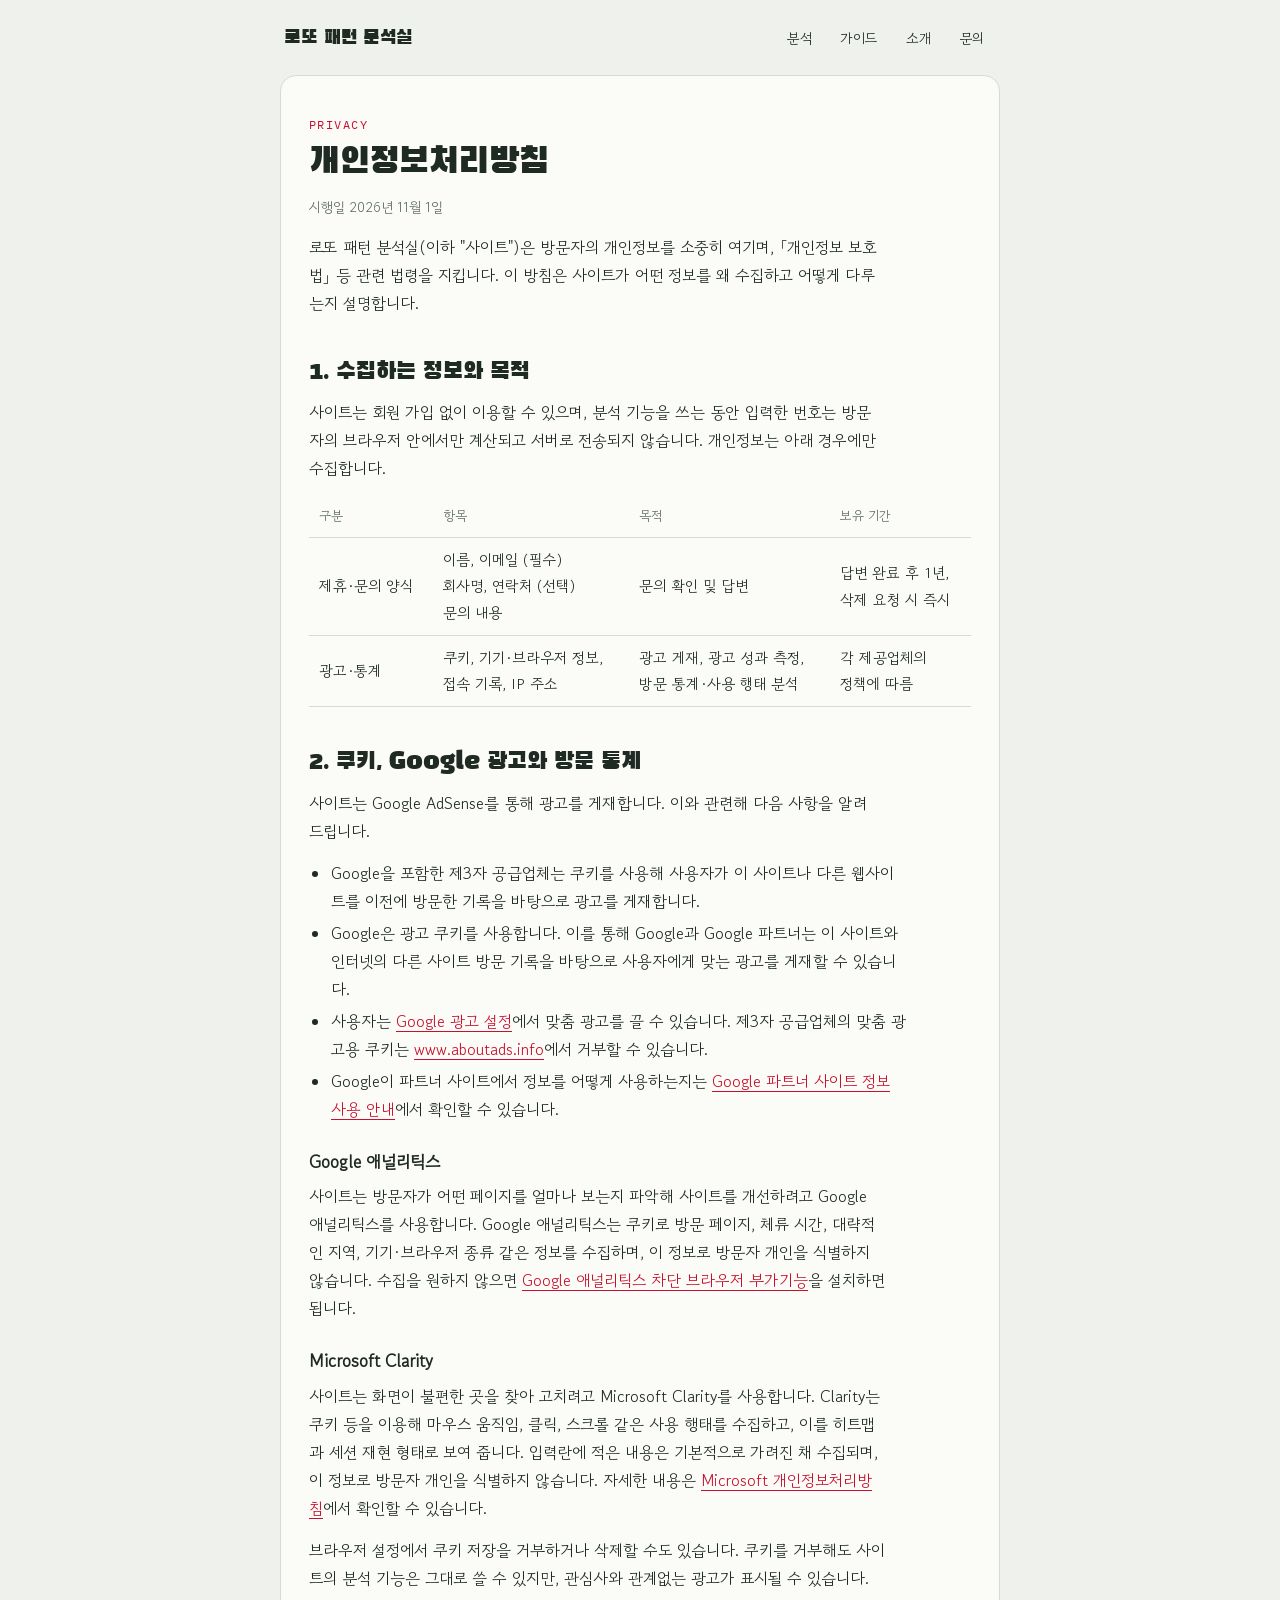
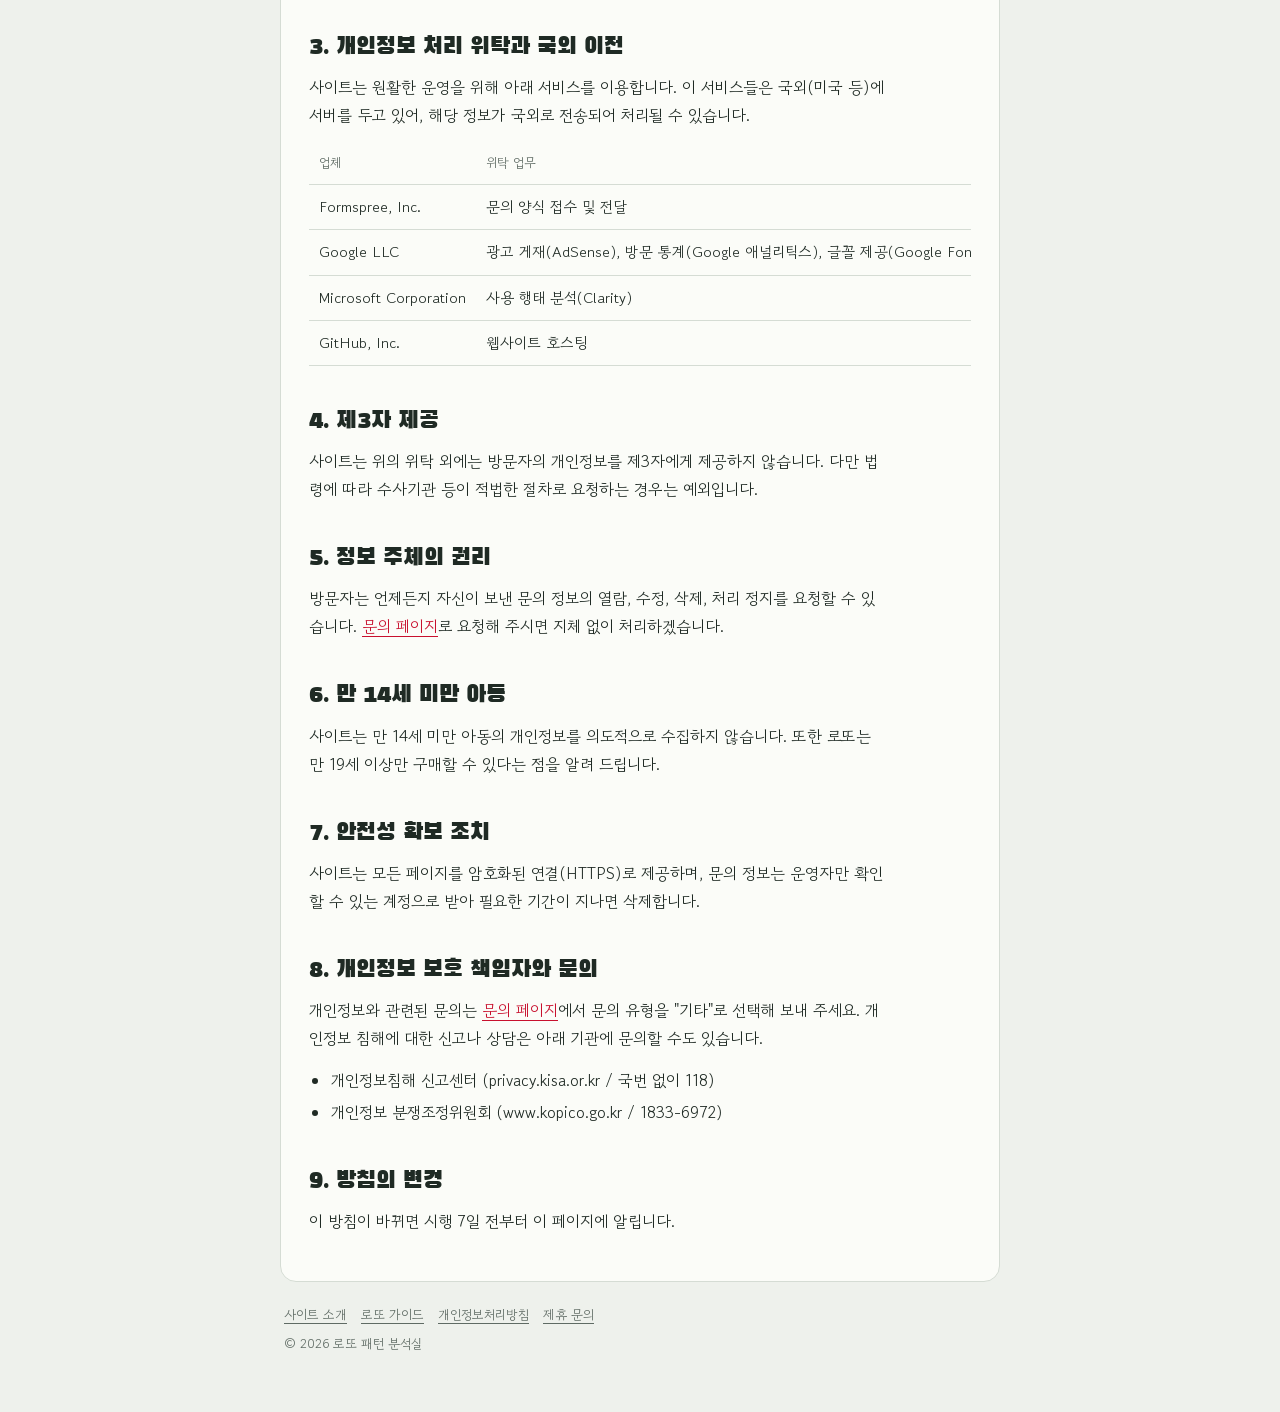
<file: privacy.html>
<!doctype html>
<html lang="ko">
<head>
<!-- Google tag (gtag.js) -->
<script async src="https://www.googletagmanager.com/gtag/js?id=G-82LNL4HNFK"></script>
<script>
  window.dataLayer = window.dataLayer || [];
  function gtag(){dataLayer.push(arguments);}
  gtag('js', new Date());

  gtag('config', 'G-82LNL4HNFK');</script>
<script type="text/javascript">
    (function(c,l,a,r,i,t,y){
        c[a]=c[a]||function(){(c[a].q=c[a].q||[]).push(arguments)};
        t=l.createElement(r);t.async=1;t.src="https://www.clarity.ms/tag/"+i;
        y=l.getElementsByTagName(r)[0];y.parentNode.insertBefore(t,y);
    })(window, document, "clarity", "script", "z6rm7sckie");
</script>
<meta charset="utf-8">
<meta name="viewport" content="width=device-width, initial-scale=1, viewport-fit=cover">
<title>개인정보처리방침 | 로또 패턴 분석실</title>
<meta name="description" content="로또 패턴 분석실의 개인정보처리방침입니다. 수집하는 정보, 쿠키와 Google 광고, 문의 양식 처리 방법을 안내합니다.">
<link rel="canonical" href="https://lezind.github.io/vibe-code_test/privacy.html">
<meta name="google-adsense-account" content="ca-pub-6703071507858733">
<link rel="icon" href="data:image/svg+xml,%3Csvg xmlns='http://www.w3.org/2000/svg' viewBox='0 0 32 32'%3E%3Ccircle cx='16' cy='16' r='15' fill='%23c8102e'/%3E%3Ctext x='16' y='22' font-size='16' text-anchor='middle' fill='white' font-family='Arial' font-weight='700'%3E45%3C/text%3E%3C/svg%3E">
<link rel="preconnect" href="https://fonts.googleapis.com">
<link rel="stylesheet" href="https://fonts.googleapis.com/css2?family=Black+Han+Sans&family=Gowun+Dodum&family=IBM+Plex+Mono:wght@500;600&display=swap">
<link rel="stylesheet" href="site.css">
</head>
<body>

<header class="site-nav">
  <a class="brand" href="./">로또 패턴 분석실</a>
  <nav aria-label="사이트 메뉴">
    <a href="./">분석</a>
    <a href="guide.html">가이드</a>
    <a href="about.html">소개</a>
    <a href="partnership.html">문의</a>
  </nav>
</header>

<main class="doc">
  <span class="eyebrow">PRIVACY</span>
  <h1>개인정보처리방침</h1>
  <p class="meta">시행일 2026년 11월 1일</p>
  <p>로또 패턴 분석실(이하 "사이트")은 방문자의 개인정보를 소중히 여기며, 「개인정보 보호법」 등 관련 법령을 지킵니다. 이 방침은 사이트가 어떤 정보를 왜 수집하고 어떻게 다루는지 설명합니다.</p>

  <h2>1. 수집하는 정보와 목적</h2>
  <p>사이트는 회원 가입 없이 이용할 수 있으며, 분석 기능을 쓰는 동안 입력한 번호는 방문자의 브라우저 안에서만 계산되고 서버로 전송되지 않습니다. 개인정보는 아래 경우에만 수집합니다.</p>
  <div class="tbl-wrap">
    <table>
      <thead><tr><th class="l">구분</th><th class="l">항목</th><th class="l">목적</th><th class="l">보유 기간</th></tr></thead>
      <tbody>
        <tr><td class="l">제휴·문의 양식</td><td class="l">이름, 이메일 (필수)<br>회사명, 연락처 (선택)<br>문의 내용</td><td class="l">문의 확인 및 답변</td><td class="l">답변 완료 후 1년,<br>삭제 요청 시 즉시</td></tr>
        <tr><td class="l">광고·통계</td><td class="l">쿠키, 기기·브라우저 정보,<br>접속 기록, IP 주소</td><td class="l">광고 게재, 광고 성과 측정,<br>방문 통계·사용 행태 분석</td><td class="l">각 제공업체의<br>정책에 따름</td></tr>
      </tbody>
    </table>
  </div>

  <h2>2. 쿠키, Google 광고와 방문 통계</h2>
  <p>사이트는 Google AdSense를 통해 광고를 게재합니다. 이와 관련해 다음 사항을 알려 드립니다.</p>
  <ul>
    <li>Google을 포함한 제3자 공급업체는 쿠키를 사용해 사용자가 이 사이트나 다른 웹사이트를 이전에 방문한 기록을 바탕으로 광고를 게재합니다.</li>
    <li>Google은 광고 쿠키를 사용합니다. 이를 통해 Google과 Google 파트너는 이 사이트와 인터넷의 다른 사이트 방문 기록을 바탕으로 사용자에게 맞는 광고를 게재할 수 있습니다.</li>
    <li>사용자는 <a href="https://adssettings.google.com/" target="_blank" rel="noopener">Google 광고 설정</a>에서 맞춤 광고를 끌 수 있습니다. 제3자 공급업체의 맞춤 광고용 쿠키는 <a href="https://www.aboutads.info/choices/" target="_blank" rel="noopener">www.aboutads.info</a>에서 거부할 수 있습니다.</li>
    <li>Google이 파트너 사이트에서 정보를 어떻게 사용하는지는 <a href="https://policies.google.com/technologies/partner-sites?hl=ko" target="_blank" rel="noopener">Google 파트너 사이트 정보 사용 안내</a>에서 확인할 수 있습니다.</li>
  </ul>
  <h3>Google 애널리틱스</h3>
  <p>사이트는 방문자가 어떤 페이지를 얼마나 보는지 파악해 사이트를 개선하려고 Google 애널리틱스를 사용합니다. Google 애널리틱스는 쿠키로 방문 페이지, 체류 시간, 대략적인 지역, 기기·브라우저 종류 같은 정보를 수집하며, 이 정보로 방문자 개인을 식별하지 않습니다. 수집을 원하지 않으면 <a href="https://tools.google.com/dlpage/gaoptout?hl=ko" target="_blank" rel="noopener">Google 애널리틱스 차단 브라우저 부가기능</a>을 설치하면 됩니다.</p>
  <h3>Microsoft Clarity</h3>
  <p>사이트는 화면이 불편한 곳을 찾아 고치려고 Microsoft Clarity를 사용합니다. Clarity는 쿠키 등을 이용해 마우스 움직임, 클릭, 스크롤 같은 사용 행태를 수집하고, 이를 히트맵과 세션 재현 형태로 보여 줍니다. 입력란에 적은 내용은 기본적으로 가려진 채 수집되며, 이 정보로 방문자 개인을 식별하지 않습니다. 자세한 내용은 <a href="https://privacy.microsoft.com/ko-kr/privacystatement" target="_blank" rel="noopener">Microsoft 개인정보처리방침</a>에서 확인할 수 있습니다.</p>
  <p>브라우저 설정에서 쿠키 저장을 거부하거나 삭제할 수도 있습니다. 쿠키를 거부해도 사이트의 분석 기능은 그대로 쓸 수 있지만, 관심사와 관계없는 광고가 표시될 수 있습니다.</p>

  <h2>3. 개인정보 처리 위탁과 국외 이전</h2>
  <p>사이트는 원활한 운영을 위해 아래 서비스를 이용합니다. 이 서비스들은 국외(미국 등)에 서버를 두고 있어, 해당 정보가 국외로 전송되어 처리될 수 있습니다.</p>
  <div class="tbl-wrap">
    <table>
      <thead><tr><th class="l">업체</th><th class="l">위탁 업무</th><th class="l">처리하는 정보</th></tr></thead>
      <tbody>
        <tr><td class="l">Formspree, Inc.</td><td class="l">문의 양식 접수 및 전달</td><td class="l">문의 양식에 입력한 정보</td></tr>
        <tr><td class="l">Google LLC</td><td class="l">광고 게재(AdSense), 방문 통계(Google 애널리틱스), 글꼴 제공(Google Fonts)</td><td class="l">쿠키, 접속 기록, IP 주소</td></tr>
        <tr><td class="l">Microsoft Corporation</td><td class="l">사용 행태 분석(Clarity)</td><td class="l">쿠키, 클릭·스크롤 기록, 기기 정보</td></tr>
        <tr><td class="l">GitHub, Inc.</td><td class="l">웹사이트 호스팅</td><td class="l">접속 기록, IP 주소</td></tr>
      </tbody>
    </table>
  </div>

  <h2>4. 제3자 제공</h2>
  <p>사이트는 위의 위탁 외에는 방문자의 개인정보를 제3자에게 제공하지 않습니다. 다만 법령에 따라 수사기관 등이 적법한 절차로 요청하는 경우는 예외입니다.</p>

  <h2>5. 정보 주체의 권리</h2>
  <p>방문자는 언제든지 자신이 보낸 문의 정보의 열람, 수정, 삭제, 처리 정지를 요청할 수 있습니다. <a href="partnership.html">문의 페이지</a>로 요청해 주시면 지체 없이 처리하겠습니다.</p>

  <h2>6. 만 14세 미만 아동</h2>
  <p>사이트는 만 14세 미만 아동의 개인정보를 의도적으로 수집하지 않습니다. 또한 로또는 만 19세 이상만 구매할 수 있다는 점을 알려 드립니다.</p>

  <h2>7. 안전성 확보 조치</h2>
  <p>사이트는 모든 페이지를 암호화된 연결(HTTPS)로 제공하며, 문의 정보는 운영자만 확인할 수 있는 계정으로 받아 필요한 기간이 지나면 삭제합니다.</p>

  <h2>8. 개인정보 보호 책임자와 문의</h2>
  <p>개인정보와 관련된 문의는 <a href="partnership.html">문의 페이지</a>에서 문의 유형을 "기타"로 선택해 보내 주세요. 개인정보 침해에 대한 신고나 상담은 아래 기관에 문의할 수도 있습니다.</p>
  <ul>
    <li>개인정보침해 신고센터 (privacy.kisa.or.kr / 국번 없이 118)</li>
    <li>개인정보 분쟁조정위원회 (www.kopico.go.kr / 1833-6972)</li>
  </ul>

  <h2>9. 방침의 변경</h2>
  <p>이 방침이 바뀌면 시행 7일 전부터 이 페이지에 알립니다.</p>
</main>

<footer class="site-foot">
  <nav aria-label="하단 메뉴">
    <a href="about.html">사이트 소개</a>
    <a href="guide.html">로또 가이드</a>
    <a href="privacy.html">개인정보처리방침</a>
    <a href="partnership.html">제휴 문의</a>
  </nav>
  <span>© 2026 로또 패턴 분석실</span>
</footer>

</body>
</html>
</file>
<file: site.css>
/* 소개·가이드·정책 페이지 공용 스타일. 색과 글꼴은 index.html(로또 패턴 분석실)과 같다 */
:root {
  --bg: #eef1ec;
  --paper: #fbfcf8;
  --ink: #1f2a24;
  --muted: #5f6b64;
  --line: #d5dcd4;
  --soft: #e5eae3;
  --accent: #c8102e;
  --font-display: "Black Han Sans", "Apple SD Gothic Neo", "Malgun Gothic", sans-serif;
  --font-body: "Gowun Dodum", "Apple SD Gothic Neo", "Malgun Gothic", sans-serif;
  --font-mono: "IBM Plex Mono", ui-monospace, Menlo, monospace;
  color-scheme: light;
}
@media (prefers-color-scheme: dark) {
  :root {
    --bg: #141a17; --paper: #1d2521; --ink: #e7ece8; --muted: #a0aca5;
    --line: #33403a; --soft: #27312c; --accent: #ff5a6e; color-scheme: dark;
  }
}
* { box-sizing: border-box; }
html { scroll-behavior: smooth; }
@media (prefers-reduced-motion: reduce) { html { scroll-behavior: auto; } }
body {
  margin: 0;
  background: var(--bg); color: var(--ink);
  font-family: var(--font-body); font-size: 16px; line-height: 1.75;
  padding-block: 20px 56px;
  padding-left: max(16px, env(safe-area-inset-left, 0px));
  padding-right: max(16px, env(safe-area-inset-right, 0px));
}
a { color: var(--accent); text-underline-offset: 3px; }
a:focus-visible { outline: 3px solid var(--ink); outline-offset: 2px; border-radius: 4px; }

/* 사이트 공통 메뉴 */
.site-nav {
  max-width: 720px; margin: 0 auto 18px; padding: 0 4px;
  display: flex; align-items: center; justify-content: space-between; gap: 8px 16px; flex-wrap: wrap;
}
.site-nav .brand { font-family: var(--font-display); font-size: 20px; color: var(--ink); text-decoration: none; }
.site-nav nav { display: flex; gap: 4px; flex-wrap: wrap; }
.site-nav nav a {
  font-size: 14px; color: var(--ink); text-decoration: none;
  padding: 5px 11px; border-radius: 999px; border: 1px solid transparent;
}
.site-nav nav a:hover { border-color: var(--line); }
.site-nav nav a[aria-current="page"] { border-color: var(--ink); }

/* 본문 */
main.doc {
  max-width: 720px; margin: 0 auto; background: var(--paper);
  border: 1px solid var(--line); border-radius: 16px; padding: 32px 28px;
}
.doc .eyebrow { font-family: var(--font-mono); font-size: 12px; letter-spacing: .12em; color: var(--accent); }
.doc h1 { font-family: var(--font-display); font-weight: 400; font-size: 36px; line-height: 1.2; margin: 6px 0 10px; text-wrap: balance; }
.doc h2 { font-family: var(--font-display); font-weight: 400; font-size: 24px; line-height: 1.3; margin: 40px 0 10px; text-wrap: balance; scroll-margin-top: 16px; }
.doc h3 { font-size: 17px; margin: 24px 0 6px; }
.doc p, .doc li { max-width: 64ch; }
.doc p { margin: 0 0 14px; }
.doc ul, .doc ol { margin: 0 0 14px; padding-left: 22px; }
.doc li { margin-bottom: 4px; }
.doc .lead { font-size: 18px; color: var(--muted); }
.doc .meta { font-size: 14px; color: var(--muted); }
.doc .note {
  background: var(--soft); border-radius: 12px; padding: 14px 16px; margin: 0 0 14px; font-size: 15px;
}
.doc .note p:last-child { margin-bottom: 0; }
.doc .toc { border: 1px solid var(--line); border-radius: 12px; padding: 14px 18px; margin: 20px 0 8px; }
.doc .toc b { font-size: 14px; color: var(--muted); }
.doc .toc ol { margin: 6px 0 0; }
.doc .tbl-wrap { overflow-x: auto; margin: 0 0 14px; }
.doc table { border-collapse: collapse; width: 100%; font-size: 15px; min-width: 460px; }
.doc th, .doc td { padding: 9px 10px; border-bottom: 1px solid var(--line); text-align: right; white-space: nowrap; font-variant-numeric: tabular-nums; }
.doc th:first-child, .doc td:first-child, .doc td.l, .doc th.l { text-align: left; }
.doc th { font-size: 13px; font-weight: 500; color: var(--muted); }
.doc details { border-top: 1px solid var(--line); padding: 12px 0; }
.doc details:last-of-type { border-bottom: 1px solid var(--line); }
.doc summary { cursor: pointer; font-weight: 700; }
.doc details p { margin: 10px 0 0; }
.doc .cta {
  display: inline-block; margin-top: 8px; padding: 11px 18px; border-radius: 12px;
  background: var(--accent); color: #fff; text-decoration: none; font-family: var(--font-display); font-size: 18px;
}

/* 사이트 공통 하단 */
.site-foot {
  max-width: 720px; margin: 22px auto 0; padding: 0 4px;
  font-size: 13px; color: var(--muted); display: grid; gap: 6px;
}
.site-foot nav { display: flex; gap: 4px 14px; flex-wrap: wrap; }
.site-foot a { color: inherit; }

@media (max-width: 560px) {
  main.doc { padding: 24px 18px; }
  .doc h1 { font-size: 30px; }
  .doc h2 { font-size: 21px; }
}
</file>
